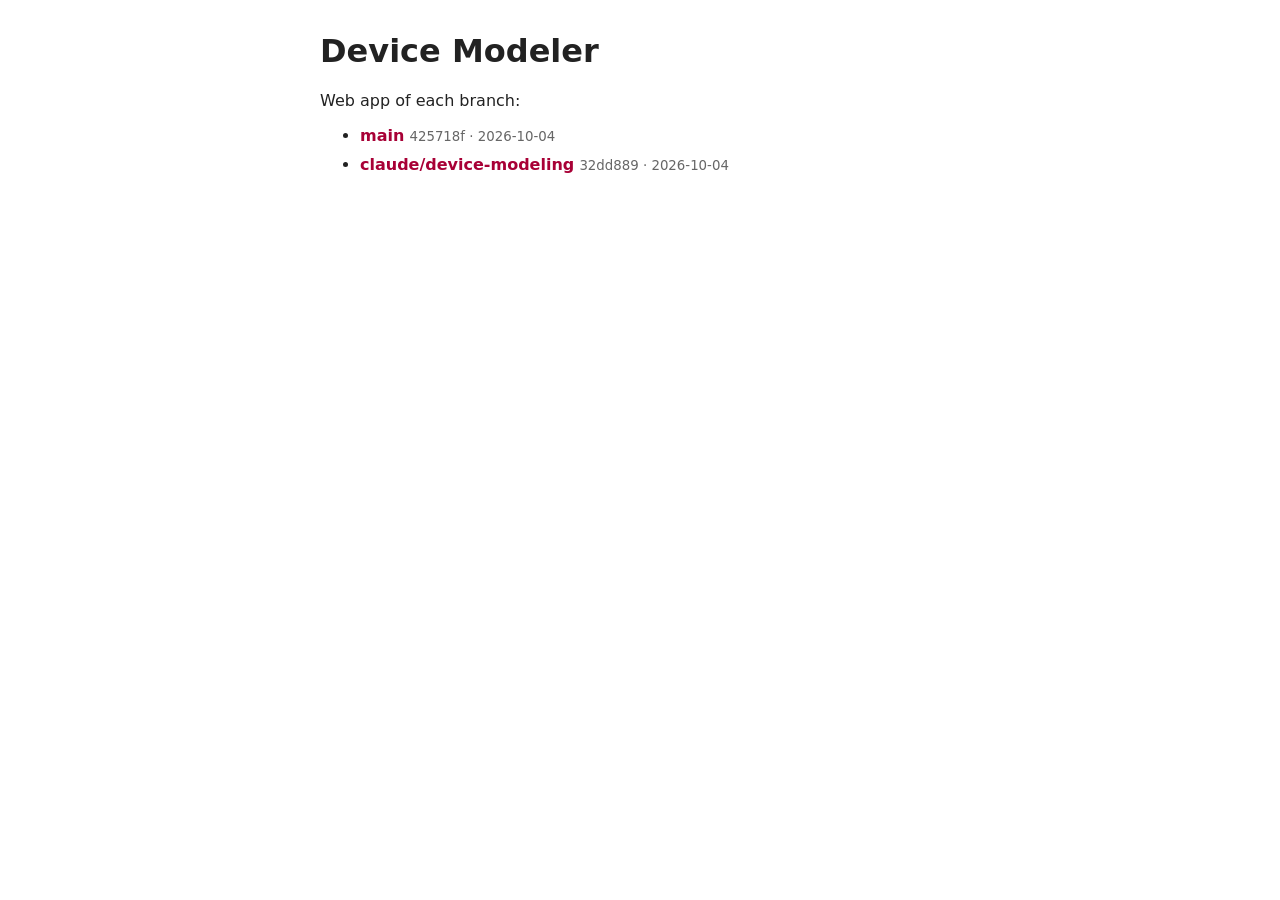
<file: index.html>
<!doctype html><html lang="en"><head><meta charset="utf-8">
<meta name="viewport" content="width=device-width, initial-scale=1">
<title>Device Modeler – branches</title>
<style>body{font-family:system-ui,sans-serif;max-width:40rem;margin:2rem auto;padding:0 1rem;color:#222;background:#fff}
a{color:#a80036;font-weight:600;text-decoration:none}li{margin:.6rem 0}small{color:#666}
@media (prefers-color-scheme:dark){body{color:#ddd;background:#1e1e1e}a{color:#ff7a9c}small{color:#999}}</style>
</head><body><h1>Device Modeler</h1><p>Web app of each branch:</p><ul>
<li><a href="./main/">main</a> <small>425718f · 2026-10-04</small></li>
<li><a href="./claude-device-modeling/">claude/device-modeling</a> <small>32dd889 · 2026-10-04</small></li>
</ul></body></html>
</file>
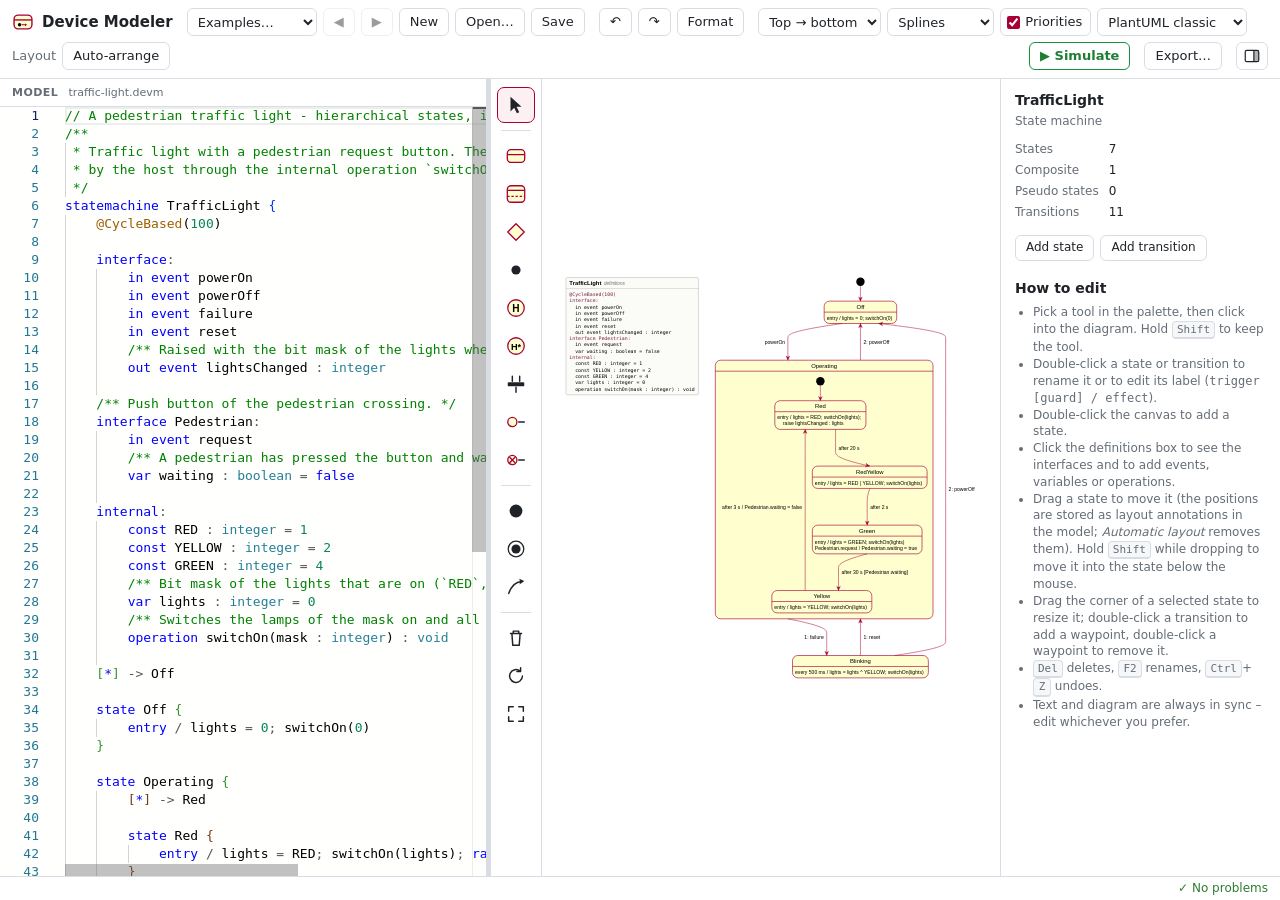
<file: claude-device-modeling/index.html>
<!doctype html>
<html lang="en">
<head>
    <meta charset="UTF-8" />
    <meta name="viewport" content="width=device-width, initial-scale=1.0" />
    <title>Device Modeler</title>
    <link rel="icon" href="data:image/svg+xml,%3Csvg xmlns='http://www.w3.org/2000/svg' viewBox='0 0 32 32'%3E%3Crect x='3' y='6' width='26' height='20' rx='6' fill='%23fefece' stroke='%23a80036' stroke-width='2'/%3E%3Cline x1='3' y1='13' x2='29' y2='13' stroke='%23a80036' stroke-width='2'/%3E%3C/svg%3E" />
  <script type="module" crossorigin src="./assets/index-BaCs9ube.js"></script>
  <link rel="stylesheet" crossorigin href="./assets/index-DStgtC1a.css">
</head>
<body>
    <header class="toolbar">
        <div class="brand" title="Hierarchical State Machine Modeler">
            <svg viewBox="0 0 32 32" width="22" height="22" aria-hidden="true"><rect x="3" y="6" width="26" height="20" rx="6" fill="#fefece" stroke="#a80036" stroke-width="2"/><line x1="3" y1="13" x2="29" y2="13" stroke="#a80036" stroke-width="2"/><circle cx="11" cy="20" r="2.5" fill="#000"/><path d="M14 20 H20" stroke="#a80036" stroke-width="1.5"/><path d="M22 20 l-3 -2 v4 z" fill="#a80036"/></svg>
            <span>Device Modeler</span>
        </div>
        <div class="group">
            <select id="example-select" title="Load an example or open a file of the workspace (imports are resolved against these files)">
                <option value="">Examples…</option>
            </select>
            <button id="btn-back" title="Back (Alt+←)" aria-label="Back" disabled>◀</button>
            <button id="btn-forward" title="Forward (Alt+→)" aria-label="Forward" disabled>▶</button>
            <button id="btn-new" title="New state machine">New</button>
            <button id="btn-open" title="Open .devm files (the other files of a multiple selection can be imported) or import an itemis CREATE .sct file">Open…</button>
            <button id="btn-save" title="Download the model (.devm)">Save</button>
            <input type="file" id="file-input" accept=".devm,.txt,.sct,.h,.hpp,.hh,.hxx" multiple hidden />
        </div>
        <div class="group">
            <button id="btn-undo" title="Undo (Ctrl+Z)">↶</button>
            <button id="btn-redo" title="Redo (Ctrl+Y)">↷</button>
            <button id="btn-format" title="Format the text (Shift+Alt+F)">Format</button>
        </div>
        <div class="group">
            <label><span class="label-text">Layout</span>
                <select id="direction-select" title="Layout direction">
                    <option value="DOWN">Top → bottom</option>
                    <option value="RIGHT">Left → right</option>
                </select>
            </label>
            <label><span class="label-text">Edges</span>
                <select id="routing-select" title="Edge routing">
                    <option value="SPLINES">Splines</option>
                    <option value="ORTHOGONAL">Orthogonal</option>
                    <option value="POLYLINE">Polyline</option>
                </select>
            </label>
            <label class="toggle" title="Show the priorities of transitions leaving a state with several outgoing transitions">
                <input type="checkbox" id="priorities-toggle" checked /><span>Priorities</span>
            </label>
            <label><span class="label-text">Theme</span>
                <select id="theme-select" title="Theme">
                    <option value="classic">PlantUML classic</option>
                    <option value="modern">PlantUML modern</option>
                    <option value="dark">Dark</option>
                </select>
            </label>
        </div>
        <div class="group" id="layout-group">
            <span class="label-text layout-label">Layout</span>
            <button id="btn-arrange" title="Arrange all elements automatically and keep the positions as layout annotations in the model (they can then be adjusted by dragging)">Auto-arrange</button>
            <button id="btn-reset-layout" title="Remove the layout annotations from the model: the diagram is laid out automatically again (an earlier arrangement is restored with undo, Ctrl+Z)" hidden>Automatic layout</button>
        </div>
        <div class="spacer"></div>
        <div class="group">
            <button id="btn-simulate" class="simulate" title="Simulate the state machine (the model must not contain errors)">▶ Simulate</button>
        </div>
        <div class="group">
            <button id="btn-export" title="Export the diagram as SVG or PNG">Export…</button>
        </div>
        <div class="group">
            <button id="btn-panel" class="icon-button" title="Hide panel (Ctrl+Alt+B)" aria-label="Properties panel" aria-pressed="true" aria-controls="properties"><svg viewBox="0 0 24 24" width="18" height="18" aria-hidden="true"><rect x="3" y="4.5" width="18" height="15" rx="2" fill="none" stroke="currentColor" stroke-width="1.6"/><line x1="14.5" y1="4.5" x2="14.5" y2="19.5" stroke="currentColor" stroke-width="1.6"/><rect class="panel-fill" x="14.5" y="4.5" width="6.5" height="15" fill="currentColor" opacity="0.35"/></svg></button>
        </div>
    </header>
    <main>
        <section id="editor-pane">
            <div class="pane-title">Model <span id="file-name"></span></div>
            <div id="editor"></div>
        </section>
        <div id="splitter" title="Drag to resize"></div>
        <section id="diagram-pane">
            <div id="palette" role="toolbar" aria-label="Tools"></div>
            <div id="diagram-area" class="theme-classic">
                <div id="sprotty"></div>
                <div id="sprotty_hidden"></div>
                <div id="diagram-banner" hidden></div>
                <div id="diagram-hint"></div>
            </div>
            <aside id="properties"></aside>
        </section>
    </main>
    <footer id="statusbar">
        <span id="status-message"></span>
        <span class="spacer"></span>
        <span id="status-problems"></span>
    </footer>
    <div id="modal" hidden>
        <div class="modal-dialog">
            <div class="modal-header"><span id="modal-title"></span><button id="modal-close" title="Close">✕</button></div>
            <div id="modal-body"></div>
        </div>
    </div>
</body>
</html>
</file>
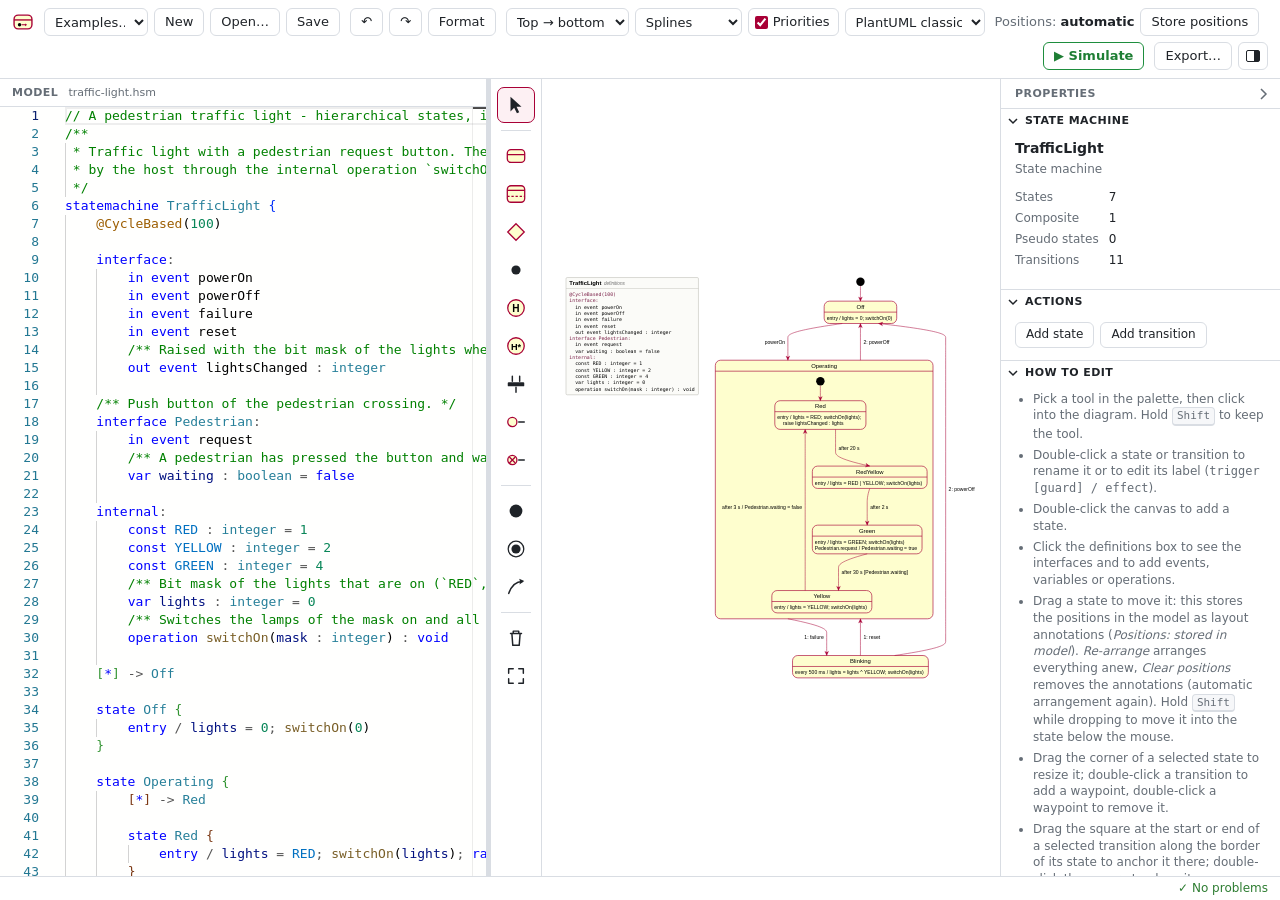
<file: main/index.html>
<!doctype html>
<html lang="en">
<head>
    <meta charset="UTF-8" />
    <meta name="viewport" content="width=device-width, initial-scale=1.0" />
    <title>HSM Modeler</title>
    <link rel="icon" href="data:image/svg+xml,%3Csvg xmlns='http://www.w3.org/2000/svg' viewBox='0 0 32 32'%3E%3Crect x='3' y='6' width='26' height='20' rx='6' fill='%23fefece' stroke='%23a80036' stroke-width='2'/%3E%3Cline x1='3' y1='13' x2='29' y2='13' stroke='%23a80036' stroke-width='2'/%3E%3C/svg%3E" />
  <script type="module" crossorigin src="./assets/index-D5J8xDjI.js"></script>
  <link rel="stylesheet" crossorigin href="./assets/index-D9a4YzF-.css">
</head>
<body>
    <header class="toolbar">
        <div class="brand" title="Hierarchical State Machine Modeler">
            <svg viewBox="0 0 32 32" width="22" height="22" aria-hidden="true"><rect x="3" y="6" width="26" height="20" rx="6" fill="#fefece" stroke="#a80036" stroke-width="2"/><line x1="3" y1="13" x2="29" y2="13" stroke="#a80036" stroke-width="2"/><circle cx="11" cy="20" r="2.5" fill="#000"/><path d="M14 20 H20" stroke="#a80036" stroke-width="1.5"/><path d="M22 20 l-3 -2 v4 z" fill="#a80036"/></svg>
            <span>HSM Modeler</span>
        </div>
        <div class="group">
            <select id="example-select" title="Load an example or open a file of the workspace (imports are resolved against these files)">
                <option value="">Examples…</option>
            </select>
            <button id="btn-new" title="New state machine">New</button>
            <button id="btn-open" title="Open .hsm files (the other files of a multiple selection can be imported) or import an itemis CREATE .sct file">Open…</button>
            <button id="btn-save" title="Download the model (.hsm)">Save</button>
            <input type="file" id="file-input" accept=".hsm,.txt,.sct,.h,.hpp,.hh,.hxx" multiple hidden />
        </div>
        <div class="group">
            <button id="btn-undo" title="Undo (Ctrl+Z)">↶</button>
            <button id="btn-redo" title="Redo (Ctrl+Y)">↷</button>
            <button id="btn-format" title="Format the text (Shift+Alt+F)">Format</button>
        </div>
        <div class="group">
            <label><span class="label-text">Direction</span>
                <select id="direction-select" title="Direction of the automatic arrangement (used for the whole diagram while no positions are stored, otherwise for new elements and for Re-arrange; stored positions are kept)">
                    <option value="DOWN">Top → bottom</option>
                    <option value="RIGHT">Left → right</option>
                </select>
            </label>
            <label><span class="label-text">Edges</span>
                <select id="routing-select" title="Edge routing">
                    <option value="ORTHOGONAL" title="Horizontal and vertical segments">Orthogonal</option>
                    <option value="ROUNDED" title="Orthogonal segments with rounded corners">Rounded</option>
                    <option value="POLYLINE" title="Straight segments in any direction">Polyline</option>
                    <option value="SMOOTH" title="A smooth curve through the bend points of the polyline">Smooth</option>
                    <option value="SPLINES" title="Curves computed by the layout">Splines</option>
                </select>
            </label>
            <label class="toggle" title="Show the priorities of transitions leaving a state with several outgoing transitions">
                <input type="checkbox" id="priorities-toggle" checked /><span>Priorities</span>
            </label>
            <label><span class="label-text">Theme</span>
                <select id="theme-select" title="Theme">
                    <option value="classic">PlantUML classic</option>
                    <option value="modern">PlantUML modern</option>
                    <option value="dark">Dark</option>
                </select>
            </label>
        </div>
        <div class="group" id="layout-group">
            <span id="layout-mode" class="label-text layout-mode" title="Positions: automatic – the diagram is arranged automatically and follows every change of the model. Dragging a state stores the positions in the model as layout annotations (@at, @via, …).">Positions: <span class="layout-mode-value">automatic</span></span>
            <button id="btn-arrange" title="Store the current automatic arrangement in the model as layout annotations (@at …), so that it can be adjusted by hand (dragging a state does this as well). Undo: Ctrl+Z">Store positions</button>
            <button id="btn-reset-layout" title="Remove all layout annotations (positions, waypoints, sizes) from the model: the diagram is arranged automatically again and follows every change of the model. Undo: Ctrl+Z" hidden>Clear positions</button>
        </div>
        <div class="spacer"></div>
        <div class="group">
            <button id="btn-simulate" class="simulate" title="Simulate the state machine (the model must not contain errors)">▶ Simulate</button>
        </div>
        <div class="group">
            <button id="btn-export" title="Export the diagram as SVG or PNG">Export…</button>
        </div>
    </header>
    <main>
        <section id="editor-pane">
            <div class="pane-title">Model <span id="file-name"></span></div>
            <div id="editor"></div>
        </section>
        <div id="splitter" title="Drag to resize"></div>
        <section id="diagram-pane">
            <div id="palette" role="toolbar" aria-label="Tools"></div>
            <div id="diagram-area" class="theme-classic">
                <div id="sprotty"></div>
                <div id="sprotty_hidden"></div>
                <div id="diagram-banner" hidden></div>
                <div id="diagram-hint"></div>
            </div>
            <aside id="properties"></aside>
        </section>
    </main>
    <footer id="statusbar">
        <span id="status-message"></span>
        <span class="spacer"></span>
        <span id="status-problems"></span>
    </footer>
    <div id="modal" hidden>
        <div class="modal-dialog">
            <div class="modal-header"><span id="modal-title"></span><button id="modal-close" title="Close">✕</button></div>
            <div id="modal-body"></div>
        </div>
    </div>
</body>
</html>
</file>
<file: claude-device-modeling/assets/index-DStgtC1a.css>
.sprotty{padding:0;font-family:Helvetica Neue,Helvetica,Arial,sans-serif}.sprotty-root{position:relative}.sprotty-hidden{display:block;position:absolute;width:0px;height:0px}.sprotty-popup{font-family:Helvetica Neue,Helvetica,Arial,sans-serif;position:absolute;background:#fff;border-radius:5px;border:1px solid;max-width:400px;min-width:100px}.sprotty-popup>div{margin:10px}.sprotty-popup-closed{display:none}.sprotty-projection-bar.horizontal{position:absolute;width:100%;height:20px;left:0;bottom:0}.sprotty-projection-bar.vertical{position:absolute;width:20px;height:100%;right:0;top:0}.sprotty-viewport{z-index:1;border-style:solid;border-width:2px}.sprotty-projection-bar.horizontal .sprotty-projection,.sprotty-projection-bar.horizontal .sprotty-viewport{position:absolute;height:100%;top:0}.sprotty-projection-bar.vertical .sprotty-projection,.sprotty-projection-bar.vertical .sprotty-viewport{position:absolute;width:100%;left:0}@keyframes spin{to{transform:rotate(360deg)}}.animation-spin{animation:spin 1.5s linear infinite}.sprotty-missing{stroke-width:1;stroke:red;fill:red;font-size:14pt;text-anchor:start}.sprotty-junction{stroke:#000;stroke-width:1;fill:#fff}:root{--ui-bg: #f6f7f9;--ui-panel: #ffffff;--ui-border: #d9dde3;--ui-text: #1f2328;--ui-muted: #656d76;--ui-accent: #a80036;--ui-accent-soft: #fdf0f3;--ui-select: #1a73e8;--ui-input: #ffffff;--ui-hover: #eef0f3;color-scheme:light}body.ui-dark{--ui-bg: #16191d;--ui-panel: #1e2227;--ui-border: #343a42;--ui-text: #e6edf3;--ui-muted: #8b949e;--ui-accent: #ff7b9c;--ui-accent-soft: #2d1f25;--ui-select: #58a6ff;--ui-input: #16191d;--ui-hover: #2a3038;color-scheme:dark}*{box-sizing:border-box}html,body{margin:0;height:100%;overflow:hidden}body{display:grid;grid-template-rows:auto 1fr auto;font:13px/1.4 system-ui,-apple-system,Segoe UI,Roboto,sans-serif;color:var(--ui-text);background:var(--ui-bg)}button,select,input,textarea{font:inherit;color:inherit}button,select{height:28px;padding:0 10px;border:1px solid var(--ui-border);border-radius:6px;background:var(--ui-panel);cursor:pointer}button:hover,select:hover{background:var(--ui-hover)}button.primary{background:var(--ui-accent);border-color:var(--ui-accent);color:#fff}.toolbar{display:flex;flex-wrap:wrap;align-items:center;gap:6px 14px;padding:8px 12px;background:var(--ui-panel);border-bottom:1px solid var(--ui-border)}.toolbar .brand{display:flex;align-items:center;gap:8px;font-weight:650;font-size:15px;white-space:nowrap}.toolbar .group{display:flex;align-items:center;gap:6px}.toolbar label{display:flex;align-items:center;gap:5px;color:var(--ui-muted)}.toolbar label select{color:var(--ui-text)}.toolbar label.toggle{height:28px;padding:0 8px 0 6px;border:1px solid var(--ui-border);border-radius:6px;background:var(--ui-panel);color:var(--ui-text);cursor:pointer;user-select:none}.toolbar label.toggle input{margin:0;accent-color:var(--ui-accent)}.toolbar select{max-width:150px;padding:0 6px}.toolbar .icon-button{display:inline-flex;align-items:center;padding:0 6px;color:var(--ui-muted)}.toolbar .icon-button[aria-pressed=true]{color:var(--ui-text)}.toolbar .icon-button[aria-pressed=false] .panel-fill{opacity:0}#example-select{max-width:130px}@media(max-width:1600px){.toolbar label .label-text{display:none}}.spacer{flex:1}main{display:grid;grid-template-columns:var(--editor-width, 38%) 5px 1fr;min-height:0}#editor-pane{display:flex;flex-direction:column;min-width:0;background:var(--ui-panel)}.pane-title{padding:6px 12px;font-size:11px;font-weight:600;letter-spacing:.04em;text-transform:uppercase;color:var(--ui-muted);border-bottom:1px solid var(--ui-border)}.pane-title #file-name{text-transform:none;font-weight:400;letter-spacing:0;margin-left:6px}#editor{flex:1;min-height:0}#splitter{cursor:col-resize;background:var(--ui-border)}#splitter:hover,#splitter.dragging{background:var(--ui-select)}#diagram-pane{position:relative;display:grid;grid-template-columns:auto 1fr auto;min-width:0;min-height:0}#palette{display:flex;flex-direction:column;gap:2px;padding:8px 6px;background:var(--ui-panel);border-right:1px solid var(--ui-border);overflow-y:auto}#palette .separator{height:1px;margin:5px 4px;background:var(--ui-border)}#palette button{display:grid;place-items:center;width:38px;height:36px;padding:0;border:1px solid transparent;background:transparent;border-radius:7px}#palette button:hover{background:var(--ui-hover)}#palette button.active{background:var(--ui-accent-soft);border-color:var(--ui-accent)}#palette button:disabled{opacity:.35;cursor:default}.icon-state{fill:#fefece;stroke:#a80036;stroke-width:1.4}.icon-stroke{stroke:#a80036;stroke-width:1.4}.icon-fill-dark{fill:var(--ui-text)}.icon-final{fill:none;stroke:var(--ui-text);stroke-width:1.4}.icon-edge{fill:none;stroke:var(--ui-text);stroke-width:1.6;stroke-linecap:round;stroke-linejoin:round}.icon-arrow{fill:var(--ui-text)}.icon-text{fill:#000;font-weight:700}.icon-thread{fill:#f4f7fb;stroke:#7f95ab;stroke-width:1.4}.icon-port-async{fill:#a80036;stroke:#a80036;stroke-width:1.4}.icon-port-sync{fill:#fff;stroke:#a80036;stroke-width:1.4}.icon-chevron{fill:none;stroke:#a80036;stroke-width:1.4;stroke-linecap:round;stroke-linejoin:round}.icon-chevron-light{fill:none;stroke:#fff;stroke-width:1.4;stroke-linecap:round;stroke-linejoin:round}#diagram-area{position:relative;user-select:none;min-width:0;min-height:0;overflow:hidden}#sprotty{position:absolute;inset:0;background:var(--devm-bg)}#sprotty svg:focus{outline:none}#diagram-area.tool-active svg{cursor:crosshair}#sprotty svg{width:100%;height:100%;display:block}#sprotty_hidden{position:absolute;visibility:hidden;width:0;height:0;overflow:hidden}#diagram-banner{position:absolute;top:10px;left:50%;transform:translate(-50%);padding:6px 14px;border-radius:6px;background:#fff4e5;border:1px solid #f5a623;color:#6b4200;box-shadow:0 2px 8px #0000001f;pointer-events:none}#diagram-hint{position:absolute;bottom:10px;left:50%;transform:translate(-50%);padding:5px 12px;border-radius:14px;background:#1f2328d9;color:#fff;font-size:12px;pointer-events:none;width:max-content;max-width:calc(100% - 40px);box-sizing:border-box;text-align:center;opacity:0;transition:opacity .15s}#diagram-hint.visible{opacity:1}#diagram-breadcrumb{position:absolute;top:10px;left:12px;max-width:calc(100% - 260px);display:flex;flex-wrap:wrap;align-items:center;gap:4px 6px;padding:4px 10px;border-radius:6px;background:var(--ui-panel);border:1px solid var(--ui-border);box-shadow:0 2px 6px #00000014;font-size:12px;color:var(--ui-text, inherit)}#diagram-breadcrumb[hidden]{display:none}#diagram-breadcrumb .breadcrumb-prefix{color:var(--ui-muted, #6a737d)}#diagram-breadcrumb a,#properties a.nav-link{color:var(--ui-accent, #0969da);text-decoration:none}#diagram-breadcrumb a:hover,#properties a.nav-link:hover{text-decoration:underline}#diagram-breadcrumb .breadcrumb-current{font-weight:600}#diagram-breadcrumb .breadcrumb-separator{color:var(--ui-muted, #6a737d)}#sprotty .ibd-instance-type:hover,#sprotty .ibd-port-type:hover{text-decoration:underline;cursor:pointer}#sprotty .ibd-type{cursor:pointer}.connector-preview{position:absolute;inset:0;width:100%;height:100%;pointer-events:none;overflow:visible}.connector-preview line{stroke:var(--devm-select, #1a73e8);stroke-width:1.6;stroke-dasharray:5 4}.connector-preview line.status-ok{stroke:#2e7d32;stroke-dasharray:none}.connector-preview line.status-problem{stroke:#ef6c00}.connector-preview line.status-invalid{stroke:#c62828}#sprotty .ibd-port.connect-ok .ibd-port-shape{stroke:#2e7d32;stroke-width:3px}#sprotty .ibd-port.connect-problem .ibd-port-shape{stroke:#ef6c00;stroke-width:3px}#sprotty .ibd-port.connect-invalid{opacity:.35}#sprotty .ibd-port.connect-source .ibd-port-shape{stroke:var(--devm-select, #1a73e8);stroke-width:3px}#properties .route-section{margin:10px 0 6px}#properties .route-title{font-weight:600;margin-bottom:3px}#properties .route-list{margin:0;padding-left:18px}#properties .route-file{color:var(--ui-muted, #6a737d);font-size:12px}#properties .route-path{font-family:ui-monospace,SFMono-Regular,Menlo,Consolas,monospace;font-size:12px;line-height:1.5}.inline-editor.chooser{padding:6px;border:1px solid var(--ui-border);border-radius:8px;background:var(--ui-panel);box-shadow:0 6px 18px #0003}.chooser-title{margin:0 2px 5px;font-weight:600;font-size:12px}.inline-editor.chooser .chooser-list{max-height:240px;overflow-y:auto;max-width:none;box-shadow:none}.chooser-detail{float:right;opacity:.65;font-size:11px}.chooser-empty{opacity:.6;cursor:default}.ibd-element-choice{position:absolute;top:10px;right:12px;display:flex;align-items:center;gap:6px;padding:4px 8px;border-radius:6px;background:var(--ui-panel);border:1px solid var(--ui-border);box-shadow:0 2px 6px #00000014;font-size:12px;color:var(--ui-text, inherit)}.ibd-element-choice[hidden]{display:none}body:not(.structure-mode) .ibd-element-choice{display:none}#diagram-pane.hide-properties{grid-template-columns:auto 1fr}#diagram-pane.hide-properties #properties{display:none}#properties{width:280px;overflow-y:auto;background:var(--ui-panel);border-left:1px solid var(--ui-border);padding:12px 14px}#properties h2{margin:0 0 2px;font-size:14px}#properties .kind{color:var(--ui-muted);font-size:12px;margin-bottom:12px}#properties .field{display:flex;flex-direction:column;gap:3px;margin-bottom:10px}#properties .field>span{font-size:11px;font-weight:600;color:var(--ui-muted);text-transform:uppercase;letter-spacing:.03em}#properties input,#properties select,#properties textarea{width:100%;height:28px;padding:3px 7px;border:1px solid var(--ui-border);border-radius:5px;background:var(--ui-input);font-family:ui-monospace,SFMono-Regular,Menlo,Consolas,monospace;font-size:12px}#properties input:focus,#properties select:focus{outline:2px solid var(--ui-select);outline-offset:-1px}#properties .actions{display:flex;flex-wrap:wrap;gap:6px;margin-top:14px}#properties .actions button{font-size:12px;height:26px}#properties button.danger{color:#d32f2f}#properties .hint{color:var(--ui-muted);font-size:12px}#properties .problems{margin:10px 0;padding:0;list-style:none}#properties .problems li{padding:5px 7px;margin-bottom:4px;border-radius:5px;font-size:12px;background:#fff4e5;color:#6b4200}#properties .problems li.error{background:#fdecea;color:#8a1c1c}body.ui-dark #properties .problems li{background:#3a2e1a;color:#f5d08a}body.ui-dark #properties .problems li.error{background:#3d1f1f;color:#ffb4b4}#properties dl{display:grid;grid-template-columns:auto 1fr;gap:4px 10px;margin:8px 0;font-size:12px}#properties dt{color:var(--ui-muted)}#properties dd{margin:0}#properties kbd{display:inline-block;min-width:18px;padding:0 4px;border:1px solid var(--ui-border);border-bottom-width:2px;border-radius:4px;font-size:11px;text-align:center;background:var(--ui-bg)}#statusbar{display:flex;gap:12px;padding:3px 12px;font-size:12px;color:var(--ui-muted);background:var(--ui-panel);border-top:1px solid var(--ui-border);min-height:24px}#statusbar .error{color:#d32f2f}#statusbar .warning{color:#b7791f}#statusbar .ok{color:#2e7d32}#status-problems{cursor:pointer}.inline-editor{position:fixed;z-index:100}.inline-editor input{width:100%;height:30px;padding:0 8px;border:2px solid var(--ui-select);border-radius:6px;background:var(--ui-input);box-shadow:0 4px 14px #0000002e;font-family:ui-monospace,SFMono-Regular,Menlo,Consolas,monospace;font-size:13px;outline:none}.inline-editor.invalid input{border-color:#d32f2f}.inline-editor-message{margin-top:3px;padding:0 4px;color:#d32f2f;font-size:12px;background:var(--ui-panel);border-radius:4px}.inline-editor-message:empty{display:none}.inline-editor-completions{margin:3px 0 0;padding:3px 0;list-style:none;max-width:320px;background:var(--ui-panel);border:1px solid var(--ui-border);border-radius:6px;box-shadow:0 4px 14px #0000002e;font-family:ui-monospace,SFMono-Regular,Menlo,Consolas,monospace;font-size:12px}.inline-editor-completions[hidden]{display:none}.inline-editor-completions li{padding:2px 10px;cursor:pointer}.inline-editor-completions li.selected{background:var(--ui-select);color:#fff}#properties .field-error{margin:-4px 0 8px;color:#d32f2f;font-size:12px}#properties .field-error:empty{display:none}#properties .definition-lines{margin:6px 0 10px;padding:6px 8px;max-height:260px;overflow:auto;border:1px solid var(--ui-border);border-radius:6px;background:var(--ui-bg);font-family:ui-monospace,SFMono-Regular,Menlo,Consolas,monospace;font-size:12px;white-space:pre}#properties fieldset{margin:12px 0 0;padding:8px 10px 4px;border:1px solid var(--ui-border);border-radius:6px}#properties legend{padding:0 4px;font-weight:600}#properties .row{display:flex;gap:8px}#properties .row>*{flex:1;min-width:0}#modal{position:fixed;inset:0;z-index:200;display:grid;place-items:center;background:#00000059}#modal[hidden]{display:none}.modal-dialog{width:min(760px,92vw);max-height:86vh;display:flex;flex-direction:column;background:var(--ui-panel);border-radius:10px;box-shadow:0 10px 40px #0000004d}.modal-header{display:flex;align-items:center;justify-content:space-between;padding:10px 14px;font-weight:600;border-bottom:1px solid var(--ui-border)}.modal-header button{border:none;background:transparent}#modal-body{padding:14px;overflow:auto}#modal-body textarea{width:100%;height:50vh;padding:8px;border:1px solid var(--ui-border);border-radius:6px;background:var(--ui-input);font-family:ui-monospace,SFMono-Regular,Menlo,Consolas,monospace;font-size:12px;resize:vertical}#modal-body .actions{display:flex;gap:8px;margin-top:10px;align-items:center}#modal-body a{color:var(--ui-select)}.devm-selected-range{background:#1a73e824;border-radius:2px}@media(max-width:900px){main{grid-template-columns:1fr;grid-template-rows:35% 5px 1fr}#splitter{cursor:row-resize}#properties{display:none}}.toolbar .layout-label{color:var(--ui-muted)}.toolbar .segmented{display:inline-flex}.toolbar .segmented button{border-radius:0}.toolbar .segmented button:first-child{border-radius:6px 0 0 6px}.toolbar .segmented button:last-child{border-radius:0 6px 6px 0;margin-left:-1px}.toolbar .segmented button.active{background:var(--ui-accent);border-color:var(--ui-accent);color:#fff}.toolbar button.simulate{font-weight:600;color:#1e7e34;border-color:#1e8e3e}.toolbar button.simulate.active{background:#1e8e3e;color:#fff}body.ui-dark .toolbar button.simulate:not(.active){color:#4ade80}.toolbar button:disabled,.toolbar select:disabled,.toolbar label.toggle:has(input:disabled){opacity:.45;cursor:default}body.simulating #palette{opacity:.5}body.simulating #editor-pane .pane-title:after{content:"read-only while simulating";margin-left:8px;padding:1px 6px;border-radius:8px;background:#1e8e3e;color:#fff;text-transform:none;letter-spacing:0;font-weight:500}#properties.simulation{width:360px;padding:10px 12px}#properties .sim-header{display:flex;align-items:center;gap:8px}#properties .sim-header h2{flex:1;overflow:hidden;text-overflow:ellipsis;white-space:nowrap}#properties .sim-header .sim-stop{height:24px;font-size:12px}#properties.simulation .kind{margin-bottom:6px}#properties .sim-status{padding:4px 8px;margin-bottom:8px;border-radius:5px;font-size:12px;background:var(--ui-hover)}#properties .sim-status.playing{background:#e3f5e6;color:#1b5e20}#properties .sim-status.final{background:#e8eaf6;color:#283593}#properties .sim-status.error{background:#fdecea;color:#8a1c1c}body.ui-dark #properties .sim-status.playing{background:#1d3524;color:#9be9a8}body.ui-dark #properties .sim-status.final{background:#23263d;color:#b4bcff}body.ui-dark #properties .sim-status.error{background:#3d1f1f;color:#ffb4b4}#properties .sim-error,#properties .sim-break{padding:8px 10px;margin-bottom:8px;border-radius:6px;font-size:12px;border:1px solid #d32f2f;background:#fdecea;color:#8a1c1c;word-break:break-word}#properties .sim-break{border-color:#e53935;background:#fff4f4}body.ui-dark #properties .sim-error,body.ui-dark #properties .sim-break{background:#3d1f1f;color:#ffb4b4}#properties .sim-error .sim-row,#properties .sim-break .sim-row{margin-top:6px}#properties .sim-controls{display:flex;flex-direction:column;gap:6px;padding-bottom:8px;border-bottom:1px solid var(--ui-border)}#properties .sim-row{display:flex;align-items:center;gap:6px}#properties .sim-row button{height:26px;font-size:12px;padding:0 8px;white-space:nowrap}#properties .sim-row input{width:90px;height:26px}#properties .sim-row select{width:auto;height:26px}#properties .sim-label{min-width:54px;font-size:11px;font-weight:600;color:var(--ui-muted);text-transform:uppercase;letter-spacing:.03em}#properties .sim-time{font-family:ui-monospace,SFMono-Regular,Menlo,Consolas,monospace;font-size:13px;font-weight:600}#properties button.sim-play.active{background:#1e8e3e;border-color:#1e8e3e;color:#fff}#properties button:disabled{opacity:.45;cursor:default}#properties .sim-check{display:flex;align-items:center;gap:6px;font-size:12px}#properties .sim-check input,#properties input.sim-input[type=checkbox]{width:auto;height:auto;margin:0}#properties .sim-section{border-bottom:1px solid var(--ui-border);padding:6px 0}#properties .sim-section>summary{cursor:pointer;font-size:11px;font-weight:600;color:var(--ui-muted);text-transform:uppercase;letter-spacing:.03em;margin-bottom:4px}#properties .sim-active{display:flex;flex-wrap:wrap;gap:4px}#properties .sim-chip{padding:1px 7px;border-radius:10px;background:#d4f5cc;border:1px solid #1e8e3e;color:#145c28;font-size:12px}body.ui-dark #properties .sim-chip{background:#1f4a2b;border-color:#4ade80;color:#c9f7d3}#properties .sim-group{margin:6px 0 2px;font-size:11px;font-style:italic;color:var(--ui-muted)}#properties .sim-event-row{display:flex;gap:6px;margin-bottom:4px}#properties button.sim-event{flex:1;height:26px;font-size:12px;text-align:left;font-family:ui-monospace,SFMono-Regular,Menlo,Consolas,monospace}#properties .sim-event-row input{width:90px;height:26px}#properties button.sim-event.pending{border-color:var(--ui-select);background:#1a73e81f}#properties button.sim-event.pending:after{content:"pending";float:right;font-family:system-ui,sans-serif;font-size:10px;color:var(--ui-select)}#properties .sim-table{width:100%;border-collapse:collapse;font-size:12px}#properties .sim-table th{text-align:left;font-weight:500;color:var(--ui-muted);font-size:11px}#properties .sim-table td{padding:2px 4px 2px 0;vertical-align:middle}#properties .sim-table .sim-name{font-family:ui-monospace,SFMono-Regular,Menlo,Consolas,monospace;width:45%;overflow-wrap:anywhere}#properties .sim-table .sim-value{font-family:ui-monospace,SFMono-Regular,Menlo,Consolas,monospace}#properties .sim-table .sim-value input{height:24px}#properties .sim-table .sim-calls{text-align:right;width:40px;font-variant-numeric:tabular-nums}#properties .sim-group-row td{padding-top:6px;font-size:11px;font-style:italic;color:var(--ui-muted)}#properties tr.flash td{animation:sim-flash 1.2s ease-out}@keyframes sim-flash{0%{background:#ffe082}to{background:transparent}}#properties input.invalid{outline:2px solid #d32f2f;outline-offset:-1px}#properties .sim-log{margin:0;padding:0;list-style:none;max-height:180px;overflow-y:auto;font-family:ui-monospace,SFMono-Regular,Menlo,Consolas,monospace;font-size:11.5px}#properties .sim-log li{padding:1px 2px;white-space:nowrap;overflow:hidden;text-overflow:ellipsis}#properties .sim-log li.link{cursor:pointer}#properties .sim-log li.link:hover{background:var(--ui-hover)}#properties .sim-log .sim-t{display:inline-block;min-width:62px;margin-right:6px;color:var(--ui-muted)}#properties .sim-log li.sim-trace-step{margin-top:3px;font-weight:600}#properties .sim-log li.sim-trace-transition{color:#b85c00}#properties .sim-log li.sim-trace-enter{color:#1e7e34}#properties .sim-log li.sim-trace-exit{color:#6e6e6e}#properties .sim-log li.sim-trace-info{color:#d32f2f}body.ui-dark #properties .sim-log li.sim-trace-transition{color:#ffa94d}body.ui-dark #properties .sim-log li.sim-trace-enter{color:#4ade80}body.ui-dark #properties .sim-log li.sim-trace-exit{color:#8b949e}#properties .sim-struct>summary{cursor:pointer;font-family:ui-monospace,SFMono-Regular,Menlo,Consolas,monospace;font-size:11px;color:var(--ui-muted);overflow-wrap:anywhere}#properties .sim-struct[open]>summary{margin-bottom:2px}#properties .sim-struct-table{width:100%;border-collapse:collapse;border-left:2px solid var(--ui-border)}#properties .sim-struct-table td{padding:1px 0 1px 6px;vertical-align:middle}#properties .sim-struct-table .sim-name{width:1%;white-space:nowrap;font-size:11px;color:var(--ui-muted)}#properties .sim-event-row:has(>.sim-struct){flex-direction:column;gap:2px}#properties select.sim-enum{width:100%}.monaco-aria-container{position:absolute;left:-999em}::-ms-clear{display:none}.monaco-editor .editor-widget input{color:inherit}.monaco-editor{position:relative;overflow:visible;-webkit-text-size-adjust:100%;color:var(--vscode-editor-foreground);background-color:var(--vscode-editor-background);overflow-wrap:initial}.monaco-editor-background{background-color:var(--vscode-editor-background)}.monaco-editor .rangeHighlight{background-color:var(--vscode-editor-rangeHighlightBackground);box-sizing:border-box;border:1px solid var(--vscode-editor-rangeHighlightBorder)}.monaco-editor.hc-black .rangeHighlight,.monaco-editor.hc-light .rangeHighlight{border-style:dotted}.monaco-editor .symbolHighlight{background-color:var(--vscode-editor-symbolHighlightBackground);box-sizing:border-box;border:1px solid var(--vscode-editor-symbolHighlightBorder)}.monaco-editor.hc-black .symbolHighlight,.monaco-editor.hc-light .symbolHighlight{border-style:dotted}.monaco-editor .overflow-guard{position:relative;overflow:hidden}.monaco-editor .view-overlays{position:absolute;top:0}.monaco-editor .view-overlays>div,.monaco-editor .margin-view-overlays>div{position:absolute;width:100%}.monaco-editor .squiggly-error{border-bottom:4px double var(--vscode-editorError-border)}.monaco-editor .squiggly-error:before{display:block;content:"";width:100%;height:100%;background:var(--vscode-editorError-background)}.monaco-editor .squiggly-warning{border-bottom:4px double var(--vscode-editorWarning-border)}.monaco-editor .squiggly-warning:before{display:block;content:"";width:100%;height:100%;background:var(--vscode-editorWarning-background)}.monaco-editor .squiggly-info{border-bottom:4px double var(--vscode-editorInfo-border)}.monaco-editor .squiggly-info:before{display:block;content:"";width:100%;height:100%;background:var(--vscode-editorInfo-background)}.monaco-editor .squiggly-hint{border-bottom:2px dotted var(--vscode-editorHint-border)}.monaco-editor.showUnused .squiggly-unnecessary{border-bottom:2px dashed var(--vscode-editorUnnecessaryCode-border)}.monaco-editor.showDeprecated .squiggly-inline-deprecated{text-decoration:line-through;text-decoration-color:var(--vscode-editor-foreground, inherit)}.monaco-scrollable-element>.scrollbar>.scra{cursor:pointer;font-size:11px!important}.monaco-scrollable-element>.visible{opacity:1;background:#0000;transition:opacity .1s linear;z-index:11}.monaco-scrollable-element>.invisible{opacity:0;pointer-events:none}.monaco-scrollable-element>.invisible.fade{transition:opacity .8s linear}.monaco-scrollable-element>.shadow{position:absolute;display:none}.monaco-scrollable-element>.shadow.top{display:block;top:0;left:3px;height:3px;width:100%;box-shadow:var(--vscode-scrollbar-shadow) 0 6px 6px -6px inset}.monaco-scrollable-element>.shadow.left{display:block;top:3px;left:0;height:100%;width:3px;box-shadow:var(--vscode-scrollbar-shadow) 6px 0 6px -6px inset}.monaco-scrollable-element>.shadow.top-left-corner{display:block;top:0;left:0;height:3px;width:3px}.monaco-scrollable-element>.shadow.top.left{box-shadow:var(--vscode-scrollbar-shadow) 6px 0 6px -6px inset}.monaco-scrollable-element>.scrollbar>.slider{background:var(--vscode-scrollbarSlider-background)}.monaco-scrollable-element>.scrollbar>.slider:hover{background:var(--vscode-scrollbarSlider-hoverBackground)}.monaco-scrollable-element>.scrollbar>.slider.active{background:var(--vscode-scrollbarSlider-activeBackground)}.monaco-editor .inputarea{min-width:0;min-height:0;margin:0;padding:0;position:absolute;outline:none!important;resize:none;border:none;overflow:hidden;color:transparent;background-color:transparent;z-index:-10}.monaco-editor .inputarea.ime-input{z-index:10;caret-color:var(--vscode-editorCursor-foreground);color:var(--vscode-editor-foreground)}.monaco-editor .margin-view-overlays .line-numbers{bottom:0;font-variant-numeric:tabular-nums;position:absolute;text-align:right;display:inline-block;vertical-align:middle;box-sizing:border-box;cursor:default}.monaco-editor .relative-current-line-number{text-align:left;display:inline-block;width:100%}.monaco-editor .margin-view-overlays .line-numbers.lh-odd{margin-top:1px}.monaco-editor .line-numbers{color:var(--vscode-editorLineNumber-foreground)}.monaco-editor .line-numbers.active-line-number{color:var(--vscode-editorLineNumber-activeForeground)}.monaco-editor .margin{background-color:var(--vscode-editorGutter-background)}.monaco-mouse-cursor-text{cursor:text}.monaco-editor .blockDecorations-container{position:absolute;top:0;pointer-events:none}.monaco-editor .blockDecorations-block{position:absolute;box-sizing:border-box}.monaco-editor .view-overlays .current-line,.monaco-editor .margin-view-overlays .current-line{display:block;position:absolute;left:0;top:0;box-sizing:border-box;height:100%}.monaco-editor .margin-view-overlays .current-line.current-line-margin.current-line-margin-both{border-right:0}.monaco-editor .lines-content .cdr{position:absolute;height:100%}.monaco-editor .glyph-margin{position:absolute;top:0}.monaco-editor .glyph-margin-widgets .cgmr{position:absolute;display:flex;align-items:center;justify-content:center}.monaco-editor .glyph-margin-widgets .cgmr.codicon-modifier-spin:before{position:absolute;top:50%;left:50%;transform:translate(-50%,-50%)}.monaco-editor .lines-content .core-guide{position:absolute;box-sizing:border-box;height:100%}.mtkcontrol{color:#fff!important;background:#960000!important}.mtkoverflow{background-color:var(--vscode-button-background, var(--vscode-editor-background));color:var(--vscode-button-foreground, var(--vscode-editor-foreground));border-width:1px;border-style:solid;border-color:var(--vscode-contrastBorder);border-radius:2px;padding:4px;cursor:pointer}.mtkoverflow:hover{background-color:var(--vscode-button-hoverBackground)}.monaco-editor.no-user-select .lines-content,.monaco-editor.no-user-select .view-line,.monaco-editor.no-user-select .view-lines{user-select:none;-webkit-user-select:none}.monaco-editor.mac .lines-content:hover,.monaco-editor.mac .view-line:hover,.monaco-editor.mac .view-lines:hover{user-select:text;-webkit-user-select:text;-ms-user-select:text}.monaco-editor.enable-user-select{user-select:initial;-webkit-user-select:initial}.monaco-editor .view-lines{white-space:nowrap}.monaco-editor .view-line{position:absolute;width:100%}.monaco-editor .lines-content>.view-lines>.view-line>span{top:0;bottom:0;position:absolute}.monaco-editor .mtkw{color:var(--vscode-editorWhitespace-foreground)!important}.monaco-editor .mtkz{display:inline-block;color:var(--vscode-editorWhitespace-foreground)!important}.monaco-editor .lines-decorations{position:absolute;top:0;background:#fff}.monaco-editor .margin-view-overlays .cldr{position:absolute;height:100%}.monaco-editor .margin-view-overlays .cmdr{position:absolute;left:0;width:100%;height:100%}.monaco-editor .minimap.slider-mouseover .minimap-slider{opacity:0;transition:opacity .1s linear}.monaco-editor .minimap.slider-mouseover:hover .minimap-slider,.monaco-editor .minimap.slider-mouseover .minimap-slider.active{opacity:1}.monaco-editor .minimap-slider .minimap-slider-horizontal{background:var(--vscode-minimapSlider-background)}.monaco-editor .minimap-slider:hover .minimap-slider-horizontal{background:var(--vscode-minimapSlider-hoverBackground)}.monaco-editor .minimap-slider.active .minimap-slider-horizontal{background:var(--vscode-minimapSlider-activeBackground)}.monaco-editor .minimap-shadow-visible{box-shadow:var(--vscode-scrollbar-shadow) -6px 0 6px -6px inset}.monaco-editor .minimap-shadow-hidden{position:absolute;width:0}.monaco-editor .minimap-shadow-visible{position:absolute;left:-6px;width:6px}.monaco-editor.no-minimap-shadow .minimap-shadow-visible{position:absolute;left:-1px;width:1px}.minimap.autohide{opacity:0;transition:opacity .5s}.minimap.autohide:hover{opacity:1}.monaco-editor .minimap{z-index:5}.monaco-editor .overlayWidgets{position:absolute;top:0;left:0}.monaco-editor .view-ruler{position:absolute;top:0;box-shadow:1px 0 0 0 var(--vscode-editorRuler-foreground) inset}.monaco-editor .scroll-decoration{position:absolute;top:0;left:0;height:6px;box-shadow:var(--vscode-scrollbar-shadow) 0 6px 6px -6px inset}.monaco-editor .lines-content .cslr{position:absolute}.monaco-editor .focused .selected-text{background-color:var(--vscode-editor-selectionBackground)}.monaco-editor .selected-text{background-color:var(--vscode-editor-inactiveSelectionBackground)}.monaco-editor .top-left-radius{border-top-left-radius:3px}.monaco-editor .bottom-left-radius{border-bottom-left-radius:3px}.monaco-editor .top-right-radius{border-top-right-radius:3px}.monaco-editor .bottom-right-radius{border-bottom-right-radius:3px}.monaco-editor.hc-black .top-left-radius{border-top-left-radius:0}.monaco-editor.hc-black .bottom-left-radius{border-bottom-left-radius:0}.monaco-editor.hc-black .top-right-radius{border-top-right-radius:0}.monaco-editor.hc-black .bottom-right-radius{border-bottom-right-radius:0}.monaco-editor.hc-light .top-left-radius{border-top-left-radius:0}.monaco-editor.hc-light .bottom-left-radius{border-bottom-left-radius:0}.monaco-editor.hc-light .top-right-radius{border-top-right-radius:0}.monaco-editor.hc-light .bottom-right-radius{border-bottom-right-radius:0}.monaco-editor .cursors-layer{position:absolute;top:0}.monaco-editor .cursors-layer>.cursor{position:absolute;overflow:hidden;box-sizing:border-box}.monaco-editor .cursors-layer.cursor-smooth-caret-animation>.cursor{transition:all 80ms}.monaco-editor .cursors-layer.cursor-block-outline-style>.cursor{background:transparent!important;border-style:solid;border-width:1px}.monaco-editor .cursors-layer.cursor-underline-style>.cursor{border-bottom-width:2px;border-bottom-style:solid;background:transparent!important}.monaco-editor .cursors-layer.cursor-underline-thin-style>.cursor{border-bottom-width:1px;border-bottom-style:solid;background:transparent!important}@keyframes monaco-cursor-smooth{0%,20%{opacity:1}60%,to{opacity:0}}@keyframes monaco-cursor-phase{0%,20%{opacity:1}90%,to{opacity:0}}@keyframes monaco-cursor-expand{0%,20%{transform:scaleY(1)}80%,to{transform:scaleY(0)}}.cursor-smooth{animation:monaco-cursor-smooth .5s ease-in-out 0s 20 alternate}.cursor-phase{animation:monaco-cursor-phase .5s ease-in-out 0s 20 alternate}.cursor-expand>.cursor{animation:monaco-cursor-expand .5s ease-in-out 0s 20 alternate}.monaco-editor .mwh{position:absolute;color:var(--vscode-editorWhitespace-foreground)!important}.monaco-editor .diff-hidden-lines-widget{width:100%}.monaco-editor .diff-hidden-lines{height:0px;transform:translateY(-10px);font-size:13px;line-height:14px}.monaco-editor .diff-hidden-lines:not(.dragging) .top:hover,.monaco-editor .diff-hidden-lines:not(.dragging) .bottom:hover,.monaco-editor .diff-hidden-lines .top.dragging,.monaco-editor .diff-hidden-lines .bottom.dragging{background-color:var(--vscode-focusBorder)}.monaco-editor .diff-hidden-lines .top,.monaco-editor .diff-hidden-lines .bottom{transition:background-color .1s ease-out;height:4px;background-color:transparent;background-clip:padding-box;border-bottom:2px solid transparent;border-top:4px solid transparent}.monaco-editor.draggingUnchangedRegion.canMoveTop:not(.canMoveBottom) *,.monaco-editor .diff-hidden-lines .top.canMoveTop:not(.canMoveBottom),.monaco-editor .diff-hidden-lines .bottom.canMoveTop:not(.canMoveBottom){cursor:n-resize!important}.monaco-editor.draggingUnchangedRegion:not(.canMoveTop).canMoveBottom *,.monaco-editor .diff-hidden-lines .top:not(.canMoveTop).canMoveBottom,.monaco-editor .diff-hidden-lines .bottom:not(.canMoveTop).canMoveBottom{cursor:s-resize!important}.monaco-editor.draggingUnchangedRegion.canMoveTop.canMoveBottom *,.monaco-editor .diff-hidden-lines .top.canMoveTop.canMoveBottom,.monaco-editor .diff-hidden-lines .bottom.canMoveTop.canMoveBottom{cursor:ns-resize!important}.monaco-editor .diff-hidden-lines .top{transform:translateY(4px)}.monaco-editor .diff-hidden-lines .bottom{transform:translateY(-6px)}.monaco-editor .diff-unchanged-lines{background:var(--vscode-diffEditor-unchangedCodeBackground)}.monaco-editor .noModificationsOverlay{z-index:1;background:var(--vscode-editor-background);display:flex;justify-content:center;align-items:center}.monaco-editor .diff-hidden-lines .center{background:var(--vscode-diffEditor-unchangedRegionBackground);color:var(--vscode-diffEditor-unchangedRegionForeground);overflow:hidden;display:block;text-overflow:ellipsis;white-space:nowrap;height:24px;box-shadow:inset 0 -5px 5px -7px var(--vscode-diffEditor-unchangedRegionShadow),inset 0 5px 5px -7px var(--vscode-diffEditor-unchangedRegionShadow)}.monaco-editor .diff-hidden-lines .center span.codicon{vertical-align:middle}.monaco-editor .diff-hidden-lines .center a:hover .codicon{cursor:pointer;color:var(--vscode-editorLink-activeForeground)!important}.monaco-editor .diff-hidden-lines div.breadcrumb-item{cursor:pointer}.monaco-editor .diff-hidden-lines div.breadcrumb-item:hover{color:var(--vscode-editorLink-activeForeground)}.monaco-editor .movedOriginal,.monaco-editor .movedModified{border:2px solid var(--vscode-diffEditor-move-border)}.monaco-editor .movedOriginal.currentMove,.monaco-editor .movedModified.currentMove{border:2px solid var(--vscode-diffEditor-moveActive-border)}.monaco-diff-editor .moved-blocks-lines path.currentMove{stroke:var(--vscode-diffEditor-moveActive-border)}.monaco-diff-editor .moved-blocks-lines path{pointer-events:visiblestroke}.monaco-diff-editor .moved-blocks-lines .arrow{fill:var(--vscode-diffEditor-move-border)}.monaco-diff-editor .moved-blocks-lines .arrow.currentMove{fill:var(--vscode-diffEditor-moveActive-border)}.monaco-diff-editor .moved-blocks-lines .arrow-rectangle{fill:var(--vscode-editor-background)}.monaco-diff-editor .moved-blocks-lines{position:absolute;pointer-events:none}.monaco-diff-editor .moved-blocks-lines path{fill:none;stroke:var(--vscode-diffEditor-move-border);stroke-width:2}.monaco-editor .char-delete.diff-range-empty{margin-left:-1px;border-left:solid var(--vscode-diffEditor-removedTextBackground) 3px}.monaco-editor .char-insert.diff-range-empty{border-left:solid var(--vscode-diffEditor-insertedTextBackground) 3px}.monaco-editor .fold-unchanged{cursor:pointer}.monaco-diff-editor .diff-moved-code-block{display:flex;justify-content:flex-end;margin-top:-4px}.monaco-diff-editor .diff-moved-code-block .action-bar .action-label.codicon{width:12px;height:12px;font-size:12px}.monaco-diff-editor .diffOverview{z-index:9}.monaco-diff-editor .diffOverview .diffViewport{z-index:10}.monaco-diff-editor.vs .diffOverview{background:#00000008}.monaco-diff-editor.vs-dark .diffOverview{background:#ffffff03}.monaco-scrollable-element.modified-in-monaco-diff-editor.vs .scrollbar,.monaco-scrollable-element.modified-in-monaco-diff-editor.vs-dark .scrollbar{background:#0000}.monaco-scrollable-element.modified-in-monaco-diff-editor.hc-black .scrollbar,.monaco-scrollable-element.modified-in-monaco-diff-editor.hc-light .scrollbar{background:none}.monaco-scrollable-element.modified-in-monaco-diff-editor .slider{z-index:10}.modified-in-monaco-diff-editor .slider.active{background:#ababab66}.modified-in-monaco-diff-editor.hc-black .slider.active,.modified-in-monaco-diff-editor.hc-light .slider.active{background:none}.monaco-editor .insert-sign,.monaco-diff-editor .insert-sign,.monaco-editor .delete-sign,.monaco-diff-editor .delete-sign{font-size:11px!important;opacity:.7!important;display:flex!important;align-items:center}.monaco-editor.hc-black .insert-sign,.monaco-diff-editor.hc-black .insert-sign,.monaco-editor.hc-black .delete-sign,.monaco-diff-editor.hc-black .delete-sign,.monaco-editor.hc-light .insert-sign,.monaco-diff-editor.hc-light .insert-sign,.monaco-editor.hc-light .delete-sign,.monaco-diff-editor.hc-light .delete-sign{opacity:1}.monaco-editor .inline-deleted-margin-view-zone,.monaco-editor .inline-added-margin-view-zone{text-align:right}.monaco-editor .arrow-revert-change{z-index:10;position:absolute}.monaco-editor .arrow-revert-change:hover{cursor:pointer}.monaco-editor .view-zones .view-lines .view-line span{display:inline-block}.monaco-editor .margin-view-zones .lightbulb-glyph:hover{cursor:pointer}.monaco-editor .char-insert,.monaco-diff-editor .char-insert{background-color:var(--vscode-diffEditor-insertedTextBackground)}.monaco-editor .line-insert,.monaco-diff-editor .line-insert{background-color:var(--vscode-diffEditor-insertedLineBackground, var(--vscode-diffEditor-insertedTextBackground))}.monaco-editor .line-insert,.monaco-editor .char-insert{box-sizing:border-box;border:1px solid var(--vscode-diffEditor-insertedTextBorder)}.monaco-editor.hc-black .line-insert,.monaco-editor.hc-light .line-insert,.monaco-editor.hc-black .char-insert,.monaco-editor.hc-light .char-insert{border-style:dashed}.monaco-editor .line-delete,.monaco-editor .char-delete{box-sizing:border-box;border:1px solid var(--vscode-diffEditor-removedTextBorder)}.monaco-editor.hc-black .line-delete,.monaco-editor.hc-light .line-delete,.monaco-editor.hc-black .char-delete,.monaco-editor.hc-light .char-delete{border-style:dashed}.monaco-editor .inline-added-margin-view-zone,.monaco-editor .gutter-insert,.monaco-diff-editor .gutter-insert{background-color:var(--vscode-diffEditorGutter-insertedLineBackground, var(--vscode-diffEditor-insertedLineBackground), var(--vscode-diffEditor-insertedTextBackground))}.monaco-editor .char-delete,.monaco-diff-editor .char-delete,.monaco-editor .inline-deleted-text{background-color:var(--vscode-diffEditor-removedTextBackground)}.monaco-editor .inline-deleted-text{text-decoration:line-through}.monaco-editor .line-delete,.monaco-diff-editor .line-delete{background-color:var(--vscode-diffEditor-removedLineBackground, var(--vscode-diffEditor-removedTextBackground))}.monaco-editor .inline-deleted-margin-view-zone,.monaco-editor .gutter-delete,.monaco-diff-editor .gutter-delete{background-color:var(--vscode-diffEditorGutter-removedLineBackground, var(--vscode-diffEditor-removedLineBackground), var(--vscode-diffEditor-removedTextBackground))}.monaco-diff-editor.side-by-side .editor.modified{box-shadow:-6px 0 5px -5px var(--vscode-scrollbar-shadow);border-left:1px solid var(--vscode-diffEditor-border)}.monaco-diff-editor.side-by-side .editor.original{box-shadow:6px 0 5px -5px var(--vscode-scrollbar-shadow);border-right:1px solid var(--vscode-diffEditor-border)}.monaco-diff-editor .diffViewport{background:var(--vscode-scrollbarSlider-background)}.monaco-diff-editor .diffViewport:hover{background:var(--vscode-scrollbarSlider-hoverBackground)}.monaco-diff-editor .diffViewport:active{background:var(--vscode-scrollbarSlider-activeBackground)}.monaco-editor .diagonal-fill{background-image:linear-gradient(-45deg,var(--vscode-diffEditor-diagonalFill) 12.5%,#0000 12.5%,#0000 50%,var(--vscode-diffEditor-diagonalFill) 50%,var(--vscode-diffEditor-diagonalFill) 62.5%,#0000 62.5%,#0000 100%);background-size:8px 8px}.monaco-diff-editor .gutter{position:relative;overflow:hidden;flex-shrink:0;flex-grow:0;>div{position:absolute}.gutterItem{opacity:0;transition:opacity .7s;&.showAlways{opacity:1;transition:none}&.noTransition{transition:none}}&:hover .gutterItem{opacity:1;transition:opacity .1s ease-in-out}.gutterItem{.background{position:absolute;height:100%;left:50%;width:1px;border-left:2px var(--vscode-menu-border) solid}.buttons{position:absolute;width:100%;display:flex;justify-content:center;align-items:center;.monaco-toolbar{height:fit-content;.monaco-action-bar{line-height:1;.actions-container{width:fit-content;border-radius:4px;background:var(--vscode-editorGutter-commentRangeForeground);.action-item{&:hover{background:var(--vscode-toolbar-hoverBackground)}.action-label{padding:1px 2px}}}}}}}}.monaco-diff-editor .diff-hidden-lines-compact{display:flex;height:11px;.line-left,.line-right{height:1px;border-top:1px solid;border-color:var(--vscode-editorCodeLens-foreground);opacity:.5;margin:auto;width:100%}.line-left{width:20px}.text{color:var(--vscode-editorCodeLens-foreground);text-wrap:nowrap;font-size:11px;line-height:11px;margin:0 4px}}.monaco-list{position:relative;height:100%;width:100%;white-space:nowrap}.monaco-list.mouse-support{user-select:none;-webkit-user-select:none}.monaco-list>.monaco-scrollable-element{height:100%}.monaco-list-rows{position:relative;width:100%;height:100%}.monaco-list.horizontal-scrolling .monaco-list-rows{width:auto;min-width:100%}.monaco-list-row{position:absolute;box-sizing:border-box;overflow:hidden;width:100%}.monaco-list.mouse-support .monaco-list-row{cursor:pointer;touch-action:none}.monaco-list .monaco-scrollable-element>.scrollbar.vertical,.monaco-pane-view>.monaco-split-view2.vertical>.monaco-scrollable-element>.scrollbar.vertical{z-index:14}.monaco-list-row.scrolling{display:none!important}.monaco-list.element-focused,.monaco-list.selection-single,.monaco-list.selection-multiple{outline:0!important}.monaco-drag-image{display:inline-block;padding:1px 7px;border-radius:10px;font-size:12px;position:absolute;z-index:1000}.monaco-list-type-filter-message{position:absolute;box-sizing:border-box;width:100%;height:100%;top:0;left:0;padding:40px 1em 1em;text-align:center;white-space:normal;opacity:.7;pointer-events:none}.monaco-list-type-filter-message:empty{display:none}.monaco-select-box-dropdown-padding{--dropdown-padding-top: 1px;--dropdown-padding-bottom: 1px}.hc-black .monaco-select-box-dropdown-padding,.hc-light .monaco-select-box-dropdown-padding{--dropdown-padding-top: 3px;--dropdown-padding-bottom: 4px}.monaco-select-box-dropdown-container{display:none;box-sizing:border-box}.monaco-select-box-dropdown-container>.select-box-details-pane>.select-box-description-markdown *{margin:0}.monaco-select-box-dropdown-container>.select-box-details-pane>.select-box-description-markdown a:focus{outline:1px solid -webkit-focus-ring-color;outline-offset:-1px}.monaco-select-box-dropdown-container>.select-box-details-pane>.select-box-description-markdown code{line-height:15px;font-family:var(--monaco-monospace-font)}.monaco-select-box-dropdown-container.visible{display:flex;flex-direction:column;text-align:left;width:1px;overflow:hidden;border-bottom-left-radius:3px;border-bottom-right-radius:3px}.monaco-select-box-dropdown-container>.select-box-dropdown-list-container{flex:0 0 auto;align-self:flex-start;padding-top:var(--dropdown-padding-top);padding-bottom:var(--dropdown-padding-bottom);padding-left:1px;padding-right:1px;width:100%;overflow:hidden;box-sizing:border-box}.monaco-select-box-dropdown-container>.select-box-details-pane{padding:5px}.hc-black .monaco-select-box-dropdown-container>.select-box-dropdown-list-container{padding-top:var(--dropdown-padding-top);padding-bottom:var(--dropdown-padding-bottom)}.monaco-select-box-dropdown-container>.select-box-dropdown-list-container .monaco-list .monaco-list-row{cursor:pointer}.monaco-select-box-dropdown-container>.select-box-dropdown-list-container .monaco-list .monaco-list-row>.option-text{text-overflow:ellipsis;overflow:hidden;padding-left:3.5px;white-space:nowrap;float:left}.monaco-select-box-dropdown-container>.select-box-dropdown-list-container .monaco-list .monaco-list-row>.option-detail{text-overflow:ellipsis;overflow:hidden;padding-left:3.5px;white-space:nowrap;float:left;opacity:.7}.monaco-select-box-dropdown-container>.select-box-dropdown-list-container .monaco-list .monaco-list-row>.option-decorator-right{text-overflow:ellipsis;overflow:hidden;padding-right:10px;white-space:nowrap;float:right}.monaco-select-box-dropdown-container>.select-box-dropdown-list-container .monaco-list .monaco-list-row>.visually-hidden{position:absolute;left:-10000px;top:auto;width:1px;height:1px;overflow:hidden}.monaco-select-box-dropdown-container>.select-box-dropdown-container-width-control{flex:1 1 auto;align-self:flex-start;opacity:0}.monaco-select-box-dropdown-container>.select-box-dropdown-container-width-control>.width-control-div{overflow:hidden;max-height:0px}.monaco-select-box-dropdown-container>.select-box-dropdown-container-width-control>.width-control-div>.option-text-width-control{padding-left:4px;padding-right:8px;white-space:nowrap}.monaco-select-box{width:100%;cursor:pointer;border-radius:2px}.monaco-select-box-dropdown-container{font-size:13px;font-weight:400;text-transform:none}.monaco-action-bar .action-item.select-container{cursor:default}.monaco-action-bar .action-item .monaco-select-box{cursor:pointer;min-width:100px;min-height:18px;padding:2px 23px 2px 8px}.mac .monaco-action-bar .action-item .monaco-select-box{font-size:11px;border-radius:5px}.monaco-action-bar{white-space:nowrap;height:100%}.monaco-action-bar .actions-container{display:flex;margin:0 auto;padding:0;height:100%;width:100%;align-items:center}.monaco-action-bar.vertical .actions-container{display:inline-block}.monaco-action-bar .action-item{display:block;align-items:center;justify-content:center;cursor:pointer;position:relative}.monaco-action-bar .action-item.disabled{cursor:default}.monaco-action-bar .action-item .icon,.monaco-action-bar .action-item .codicon{display:block}.monaco-action-bar .action-item .codicon{display:flex;align-items:center;width:16px;height:16px}.monaco-action-bar .action-label{display:flex;font-size:11px;padding:3px;border-radius:5px}.monaco-action-bar .action-item.disabled .action-label,.monaco-action-bar .action-item.disabled .action-label:before,.monaco-action-bar .action-item.disabled .action-label:hover{color:var(--vscode-disabledForeground)}.monaco-action-bar.vertical{text-align:left}.monaco-action-bar.vertical .action-item{display:block}.monaco-action-bar.vertical .action-label.separator{display:block;border-bottom:1px solid #bbb;padding-top:1px;margin-left:.8em;margin-right:.8em}.monaco-action-bar .action-item .action-label.separator{width:1px;height:16px;margin:5px 4px!important;cursor:default;min-width:1px;padding:0;background-color:#bbb}.secondary-actions .monaco-action-bar .action-label{margin-left:6px}.monaco-action-bar .action-item.select-container{overflow:hidden;flex:1;max-width:170px;min-width:60px;display:flex;align-items:center;justify-content:center;margin-right:10px}.monaco-action-bar .action-item.action-dropdown-item{display:flex}.monaco-action-bar .action-item.action-dropdown-item>.action-dropdown-item-separator{display:flex;align-items:center;cursor:default}.monaco-action-bar .action-item.action-dropdown-item>.action-dropdown-item-separator>div{width:1px}.monaco-component.diff-review{user-select:none;-webkit-user-select:none;z-index:99}.monaco-diff-editor .diff-review{position:absolute}.monaco-component.diff-review .diff-review-line-number{text-align:right;display:inline-block;color:var(--vscode-editorLineNumber-foreground)}.monaco-component.diff-review .diff-review-summary{padding-left:10px}.monaco-component.diff-review .diff-review-shadow{position:absolute;box-shadow:var(--vscode-scrollbar-shadow) 0 -6px 6px -6px inset}.monaco-component.diff-review .diff-review-row{white-space:pre}.monaco-component.diff-review .diff-review-table{display:table;min-width:100%}.monaco-component.diff-review .diff-review-row{display:table-row;width:100%}.monaco-component.diff-review .diff-review-spacer{display:inline-block;width:10px;vertical-align:middle}.monaco-component.diff-review .diff-review-spacer>.codicon{font-size:9px!important}.monaco-component.diff-review .diff-review-actions{display:inline-block;position:absolute;right:10px;top:2px;z-index:100}.monaco-component.diff-review .diff-review-actions .action-label{width:16px;height:16px;margin:2px 0}.monaco-component.diff-review .revertButton{cursor:pointer}:root{--vscode-sash-size: 4px;--vscode-sash-hover-size: 4px}.monaco-sash{position:absolute;z-index:35;touch-action:none}.monaco-sash.disabled{pointer-events:none}.monaco-sash.mac.vertical{cursor:col-resize}.monaco-sash.vertical.minimum{cursor:e-resize}.monaco-sash.vertical.maximum{cursor:w-resize}.monaco-sash.mac.horizontal{cursor:row-resize}.monaco-sash.horizontal.minimum{cursor:s-resize}.monaco-sash.horizontal.maximum{cursor:n-resize}.monaco-sash.disabled{cursor:default!important;pointer-events:none!important}.monaco-sash.vertical{cursor:ew-resize;top:0;width:var(--vscode-sash-size);height:100%}.monaco-sash.horizontal{cursor:ns-resize;left:0;width:100%;height:var(--vscode-sash-size)}.monaco-sash:not(.disabled)>.orthogonal-drag-handle{content:" ";height:calc(var(--vscode-sash-size) * 2);width:calc(var(--vscode-sash-size) * 2);z-index:100;display:block;cursor:all-scroll;position:absolute}.monaco-sash.horizontal.orthogonal-edge-north:not(.disabled)>.orthogonal-drag-handle.start,.monaco-sash.horizontal.orthogonal-edge-south:not(.disabled)>.orthogonal-drag-handle.end{cursor:nwse-resize}.monaco-sash.horizontal.orthogonal-edge-north:not(.disabled)>.orthogonal-drag-handle.end,.monaco-sash.horizontal.orthogonal-edge-south:not(.disabled)>.orthogonal-drag-handle.start{cursor:nesw-resize}.monaco-sash.vertical>.orthogonal-drag-handle.start{left:calc(var(--vscode-sash-size) * -.5);top:calc(var(--vscode-sash-size) * -1)}.monaco-sash.vertical>.orthogonal-drag-handle.end{left:calc(var(--vscode-sash-size) * -.5);bottom:calc(var(--vscode-sash-size) * -1)}.monaco-sash.horizontal>.orthogonal-drag-handle.start{top:calc(var(--vscode-sash-size) * -.5);left:calc(var(--vscode-sash-size) * -1)}.monaco-sash.horizontal>.orthogonal-drag-handle.end{top:calc(var(--vscode-sash-size) * -.5);right:calc(var(--vscode-sash-size) * -1)}.monaco-sash:before{content:"";pointer-events:none;position:absolute;width:100%;height:100%;background:transparent}.monaco-workbench:not(.reduce-motion) .monaco-sash:before{transition:background-color .1s ease-out}.monaco-sash.hover:before,.monaco-sash.active:before{background:var(--vscode-sash-hoverBorder)}.monaco-sash.vertical:before{width:var(--vscode-sash-hover-size);left:calc(50% - (var(--vscode-sash-hover-size) / 2))}.monaco-sash.horizontal:before{height:var(--vscode-sash-hover-size);top:calc(50% - (var(--vscode-sash-hover-size) / 2))}.pointer-events-disabled{pointer-events:none!important}.monaco-sash.debug{background:#0ff}.monaco-sash.debug.disabled{background:#0ff3}.monaco-sash.debug:not(.disabled)>.orthogonal-drag-handle{background:red}.monaco-dropdown{height:100%;padding:0}.monaco-dropdown>.dropdown-label{cursor:pointer;height:100%;display:flex;align-items:center;justify-content:center}.monaco-dropdown>.dropdown-label>.action-label.disabled{cursor:default}.monaco-dropdown-with-primary{display:flex!important;flex-direction:row;border-radius:5px}.monaco-dropdown-with-primary>.action-container>.action-label{margin-right:0}.monaco-dropdown-with-primary>.dropdown-action-container>.monaco-dropdown>.dropdown-label .codicon[class*=codicon-]{font-size:12px;padding-left:0;padding-right:0;line-height:16px;margin-left:-3px}.monaco-dropdown-with-primary>.dropdown-action-container>.monaco-dropdown>.dropdown-label>.action-label{display:block;background-size:16px;background-position:center center;background-repeat:no-repeat}.monaco-toolbar{height:100%}.monaco-toolbar .toolbar-toggle-more{display:inline-block;padding:0}.monaco-action-bar .action-item.menu-entry .action-label.icon{width:16px;height:16px;background-repeat:no-repeat;background-position:50%;background-size:16px}.monaco-action-bar .action-item.menu-entry.text-only .action-label{color:var(--vscode-descriptionForeground);overflow:hidden;border-radius:2px}.monaco-action-bar .action-item.menu-entry.text-only.use-comma:not(:last-of-type) .action-label:after{content:", "}.monaco-action-bar .action-item.menu-entry.text-only+.action-item:not(.text-only)>.monaco-dropdown .action-label{color:var(--vscode-descriptionForeground)}.monaco-dropdown-with-default{display:flex!important;flex-direction:row;border-radius:5px}.monaco-dropdown-with-default>.action-container>.action-label{margin-right:0}.monaco-dropdown-with-default>.action-container.menu-entry>.action-label.icon{width:16px;height:16px;background-repeat:no-repeat;background-position:50%;background-size:16px}.monaco-dropdown-with-default:hover{background-color:var(--vscode-toolbar-hoverBackground)}.monaco-dropdown-with-default>.dropdown-action-container>.monaco-dropdown>.dropdown-label .codicon[class*=codicon-]{font-size:12px;padding-left:0;padding-right:0;line-height:16px;margin-left:-3px}.monaco-dropdown-with-default>.dropdown-action-container>.monaco-dropdown>.dropdown-label>.action-label{display:block;background-size:16px;background-position:center center;background-repeat:no-repeat}.monaco-editor .selection-anchor{background-color:#007acc;width:2px!important}.monaco-editor .bracket-match{box-sizing:border-box;background-color:var(--vscode-editorBracketMatch-background);border:1px solid var(--vscode-editorBracketMatch-border)}.inline-editor-progress-decoration{display:inline-block;width:1em;height:1em}.inline-progress-widget{display:flex!important;justify-content:center;align-items:center}.inline-progress-widget .icon{font-size:80%!important}.inline-progress-widget:hover .icon{font-size:90%!important;animation:none}.inline-progress-widget:hover .icon:before{content:var(--vscode-icon-x-content);font-family:var(--vscode-icon-x-font-family)}.monaco-editor .monaco-editor-overlaymessage{padding-bottom:8px;z-index:10000}.monaco-editor .monaco-editor-overlaymessage.below{padding-bottom:0;padding-top:8px;z-index:10000}@keyframes fadeIn{0%{opacity:0}to{opacity:1}}.monaco-editor .monaco-editor-overlaymessage.fadeIn{animation:fadeIn .15s ease-out}@keyframes fadeOut{0%{opacity:1}to{opacity:0}}.monaco-editor .monaco-editor-overlaymessage.fadeOut{animation:fadeOut .1s ease-out}.monaco-editor .monaco-editor-overlaymessage .message{padding:2px 4px;color:var(--vscode-editorHoverWidget-foreground);background-color:var(--vscode-editorHoverWidget-background);border:1px solid var(--vscode-inputValidation-infoBorder);border-radius:3px}.monaco-editor .monaco-editor-overlaymessage .message p{margin-block:0px}.monaco-editor .monaco-editor-overlaymessage .message a{color:var(--vscode-textLink-foreground)}.monaco-editor .monaco-editor-overlaymessage .message a:hover{color:var(--vscode-textLink-activeForeground)}.monaco-editor.hc-black .monaco-editor-overlaymessage .message,.monaco-editor.hc-light .monaco-editor-overlaymessage .message{border-width:2px}.monaco-editor .monaco-editor-overlaymessage .anchor{width:0!important;height:0!important;border-color:transparent;border-style:solid;z-index:1000;border-width:8px;position:absolute;left:2px}.monaco-editor .monaco-editor-overlaymessage .anchor.top{border-bottom-color:var(--vscode-inputValidation-infoBorder)}.monaco-editor .monaco-editor-overlaymessage .anchor.below{border-top-color:var(--vscode-inputValidation-infoBorder)}.monaco-editor .monaco-editor-overlaymessage:not(.below) .anchor.top,.monaco-editor .monaco-editor-overlaymessage.below .anchor.below{display:none}.monaco-editor .monaco-editor-overlaymessage.below .anchor.top{display:inherit;top:-8px}.monaco-editor .rendered-markdown kbd{background-color:var(--vscode-keybindingLabel-background);color:var(--vscode-keybindingLabel-foreground);border-style:solid;border-width:1px;border-radius:3px;border-color:var(--vscode-keybindingLabel-border);border-bottom-color:var(--vscode-keybindingLabel-bottomBorder);box-shadow:inset 0 -1px 0 var(--vscode-widget-shadow);vertical-align:middle;padding:1px 3px}.rendered-markdown li:has(input[type=checkbox]){list-style-type:none}.monaco-text-button{box-sizing:border-box;display:flex;width:100%;padding:4px;border-radius:2px;text-align:center;cursor:pointer;justify-content:center;align-items:center;border:1px solid var(--vscode-button-border, transparent);line-height:18px}.monaco-text-button:focus{outline-offset:2px!important}.monaco-text-button:hover{text-decoration:none!important}.monaco-button.disabled:focus,.monaco-button.disabled{opacity:.4!important;cursor:default}.monaco-text-button .codicon{margin:0 .2em;color:inherit!important}.monaco-text-button.monaco-text-button-with-short-label{flex-direction:row;flex-wrap:wrap;padding:0 4px;overflow:hidden;height:28px}.monaco-text-button.monaco-text-button-with-short-label>.monaco-button-label{flex-basis:100%}.monaco-text-button.monaco-text-button-with-short-label>.monaco-button-label-short{flex-grow:1;width:0;overflow:hidden}.monaco-text-button.monaco-text-button-with-short-label>.monaco-button-label,.monaco-text-button.monaco-text-button-with-short-label>.monaco-button-label-short{display:flex;justify-content:center;align-items:center;font-weight:400;font-style:inherit;padding:4px 0}.monaco-button-dropdown{display:flex;cursor:pointer}.monaco-button-dropdown.disabled{cursor:default}.monaco-button-dropdown>.monaco-button:focus{outline-offset:-1px!important}.monaco-button-dropdown.disabled>.monaco-button.disabled,.monaco-button-dropdown.disabled>.monaco-button.disabled:focus,.monaco-button-dropdown.disabled>.monaco-button-dropdown-separator{opacity:.4!important}.monaco-button-dropdown>.monaco-button.monaco-text-button{border-right-width:0!important}.monaco-button-dropdown .monaco-button-dropdown-separator{padding:4px 0;cursor:default}.monaco-button-dropdown .monaco-button-dropdown-separator>div{height:100%;width:1px}.monaco-button-dropdown>.monaco-button.monaco-dropdown-button{border:1px solid var(--vscode-button-border, transparent);border-left-width:0!important;border-radius:0 2px 2px 0;display:flex;align-items:center}.monaco-button-dropdown>.monaco-button.monaco-text-button{border-radius:2px 0 0 2px}.monaco-description-button{display:flex;flex-direction:column;align-items:center;margin:4px 5px}.monaco-description-button .monaco-button-description{font-style:italic;font-size:11px;padding:4px 20px}.monaco-description-button .monaco-button-label,.monaco-description-button .monaco-button-description{display:flex;justify-content:center;align-items:center}.monaco-description-button .monaco-button-label>.codicon,.monaco-description-button .monaco-button-description>.codicon{margin:0 .2em;color:inherit!important}.monaco-button.default-colors,.monaco-button-dropdown.default-colors>.monaco-button{color:var(--vscode-button-foreground);background-color:var(--vscode-button-background)}.monaco-button.default-colors:hover,.monaco-button-dropdown.default-colors>.monaco-button:hover{background-color:var(--vscode-button-hoverBackground)}.monaco-button.default-colors.secondary,.monaco-button-dropdown.default-colors>.monaco-button.secondary{color:var(--vscode-button-secondaryForeground);background-color:var(--vscode-button-secondaryBackground)}.monaco-button.default-colors.secondary:hover,.monaco-button-dropdown.default-colors>.monaco-button.secondary:hover{background-color:var(--vscode-button-secondaryHoverBackground)}.monaco-button-dropdown.default-colors .monaco-button-dropdown-separator{background-color:var(--vscode-button-background);border-top:1px solid var(--vscode-button-border);border-bottom:1px solid var(--vscode-button-border)}.monaco-button-dropdown.default-colors .monaco-button.secondary+.monaco-button-dropdown-separator{background-color:var(--vscode-button-secondaryBackground)}.monaco-button-dropdown.default-colors .monaco-button-dropdown-separator>div{background-color:var(--vscode-button-separator)}.post-edit-widget{box-shadow:0 0 8px 2px var(--vscode-widget-shadow);border:1px solid var(--vscode-widget-border, transparent);border-radius:4px;background-color:var(--vscode-editorWidget-background);overflow:hidden}.post-edit-widget .monaco-button{padding:2px;border:none;border-radius:0}.post-edit-widget .monaco-button:hover{background-color:var(--vscode-button-secondaryHoverBackground)!important}.post-edit-widget .monaco-button .codicon{margin:0}@font-face{font-family:codicon;font-display:block;src:url(./codicon-DCmgc-ay.ttf) format("truetype")}.codicon[class*=codicon-]{font: 16px/1 codicon;display:inline-block;text-decoration:none;text-rendering:auto;text-align:center;text-transform:none;-webkit-font-smoothing:antialiased;-moz-osx-font-smoothing:grayscale;user-select:none;-webkit-user-select:none}.codicon-wrench-subaction{opacity:.5}@keyframes codicon-spin{to{transform:rotate(360deg)}}.codicon-sync.codicon-modifier-spin,.codicon-loading.codicon-modifier-spin,.codicon-gear.codicon-modifier-spin,.codicon-notebook-state-executing.codicon-modifier-spin{animation:codicon-spin 1.5s steps(30) infinite}.codicon-modifier-disabled{opacity:.4}.codicon-loading,.codicon-tree-item-loading:before{animation-duration:1s!important;animation-timing-function:cubic-bezier(.53,.21,.29,.67)!important}.monaco-editor .codicon.codicon-symbol-array,.monaco-workbench .codicon.codicon-symbol-array{color:var(--vscode-symbolIcon-arrayForeground)}.monaco-editor .codicon.codicon-symbol-boolean,.monaco-workbench .codicon.codicon-symbol-boolean{color:var(--vscode-symbolIcon-booleanForeground)}.monaco-editor .codicon.codicon-symbol-class,.monaco-workbench .codicon.codicon-symbol-class{color:var(--vscode-symbolIcon-classForeground)}.monaco-editor .codicon.codicon-symbol-method,.monaco-workbench .codicon.codicon-symbol-method{color:var(--vscode-symbolIcon-methodForeground)}.monaco-editor .codicon.codicon-symbol-color,.monaco-workbench .codicon.codicon-symbol-color{color:var(--vscode-symbolIcon-colorForeground)}.monaco-editor .codicon.codicon-symbol-constant,.monaco-workbench .codicon.codicon-symbol-constant{color:var(--vscode-symbolIcon-constantForeground)}.monaco-editor .codicon.codicon-symbol-constructor,.monaco-workbench .codicon.codicon-symbol-constructor{color:var(--vscode-symbolIcon-constructorForeground)}.monaco-editor .codicon.codicon-symbol-value,.monaco-workbench .codicon.codicon-symbol-value,.monaco-editor .codicon.codicon-symbol-enum,.monaco-workbench .codicon.codicon-symbol-enum{color:var(--vscode-symbolIcon-enumeratorForeground)}.monaco-editor .codicon.codicon-symbol-enum-member,.monaco-workbench .codicon.codicon-symbol-enum-member{color:var(--vscode-symbolIcon-enumeratorMemberForeground)}.monaco-editor .codicon.codicon-symbol-event,.monaco-workbench .codicon.codicon-symbol-event{color:var(--vscode-symbolIcon-eventForeground)}.monaco-editor .codicon.codicon-symbol-field,.monaco-workbench .codicon.codicon-symbol-field{color:var(--vscode-symbolIcon-fieldForeground)}.monaco-editor .codicon.codicon-symbol-file,.monaco-workbench .codicon.codicon-symbol-file{color:var(--vscode-symbolIcon-fileForeground)}.monaco-editor .codicon.codicon-symbol-folder,.monaco-workbench .codicon.codicon-symbol-folder{color:var(--vscode-symbolIcon-folderForeground)}.monaco-editor .codicon.codicon-symbol-function,.monaco-workbench .codicon.codicon-symbol-function{color:var(--vscode-symbolIcon-functionForeground)}.monaco-editor .codicon.codicon-symbol-interface,.monaco-workbench .codicon.codicon-symbol-interface{color:var(--vscode-symbolIcon-interfaceForeground)}.monaco-editor .codicon.codicon-symbol-key,.monaco-workbench .codicon.codicon-symbol-key{color:var(--vscode-symbolIcon-keyForeground)}.monaco-editor .codicon.codicon-symbol-keyword,.monaco-workbench .codicon.codicon-symbol-keyword{color:var(--vscode-symbolIcon-keywordForeground)}.monaco-editor .codicon.codicon-symbol-module,.monaco-workbench .codicon.codicon-symbol-module{color:var(--vscode-symbolIcon-moduleForeground)}.monaco-editor .codicon.codicon-symbol-namespace,.monaco-workbench .codicon.codicon-symbol-namespace{color:var(--vscode-symbolIcon-namespaceForeground)}.monaco-editor .codicon.codicon-symbol-null,.monaco-workbench .codicon.codicon-symbol-null{color:var(--vscode-symbolIcon-nullForeground)}.monaco-editor .codicon.codicon-symbol-number,.monaco-workbench .codicon.codicon-symbol-number{color:var(--vscode-symbolIcon-numberForeground)}.monaco-editor .codicon.codicon-symbol-object,.monaco-workbench .codicon.codicon-symbol-object{color:var(--vscode-symbolIcon-objectForeground)}.monaco-editor .codicon.codicon-symbol-operator,.monaco-workbench .codicon.codicon-symbol-operator{color:var(--vscode-symbolIcon-operatorForeground)}.monaco-editor .codicon.codicon-symbol-package,.monaco-workbench .codicon.codicon-symbol-package{color:var(--vscode-symbolIcon-packageForeground)}.monaco-editor .codicon.codicon-symbol-property,.monaco-workbench .codicon.codicon-symbol-property{color:var(--vscode-symbolIcon-propertyForeground)}.monaco-editor .codicon.codicon-symbol-reference,.monaco-workbench .codicon.codicon-symbol-reference{color:var(--vscode-symbolIcon-referenceForeground)}.monaco-editor .codicon.codicon-symbol-snippet,.monaco-workbench .codicon.codicon-symbol-snippet{color:var(--vscode-symbolIcon-snippetForeground)}.monaco-editor .codicon.codicon-symbol-string,.monaco-workbench .codicon.codicon-symbol-string{color:var(--vscode-symbolIcon-stringForeground)}.monaco-editor .codicon.codicon-symbol-struct,.monaco-workbench .codicon.codicon-symbol-struct{color:var(--vscode-symbolIcon-structForeground)}.monaco-editor .codicon.codicon-symbol-text,.monaco-workbench .codicon.codicon-symbol-text{color:var(--vscode-symbolIcon-textForeground)}.monaco-editor .codicon.codicon-symbol-type-parameter,.monaco-workbench .codicon.codicon-symbol-type-parameter{color:var(--vscode-symbolIcon-typeParameterForeground)}.monaco-editor .codicon.codicon-symbol-unit,.monaco-workbench .codicon.codicon-symbol-unit{color:var(--vscode-symbolIcon-unitForeground)}.monaco-editor .codicon.codicon-symbol-variable,.monaco-workbench .codicon.codicon-symbol-variable{color:var(--vscode-symbolIcon-variableForeground)}.monaco-editor .lightBulbWidget{display:flex;align-items:center;justify-content:center}.monaco-editor .lightBulbWidget:hover{cursor:pointer}.monaco-editor .lightBulbWidget.codicon-light-bulb,.monaco-editor .lightBulbWidget.codicon-lightbulb-sparkle{color:var(--vscode-editorLightBulb-foreground)}.monaco-editor .lightBulbWidget.codicon-lightbulb-autofix,.monaco-editor .lightBulbWidget.codicon-lightbulb-sparkle-autofix{color:var(--vscode-editorLightBulbAutoFix-foreground, var(--vscode-editorLightBulb-foreground))}.monaco-editor .lightBulbWidget.codicon-sparkle-filled{color:var(--vscode-editorLightBulbAi-foreground, var(--vscode-icon-foreground))}.monaco-editor .lightBulbWidget:before{position:relative;z-index:2}.monaco-editor .lightBulbWidget:after{position:absolute;top:0;left:0;content:"";display:block;width:100%;height:100%;opacity:.3;z-index:1}.monaco-editor .glyph-margin-widgets .cgmr[class*=codicon-gutter-lightbulb]{display:block;cursor:pointer}.monaco-editor .glyph-margin-widgets .cgmr.codicon-gutter-lightbulb,.monaco-editor .glyph-margin-widgets .cgmr.codicon-gutter-lightbulb-sparkle{color:var(--vscode-editorLightBulb-foreground)}.monaco-editor .glyph-margin-widgets .cgmr.codicon-gutter-lightbulb-auto-fix,.monaco-editor .glyph-margin-widgets .cgmr.codicon-gutter-lightbulb-aifix-auto-fix{color:var(--vscode-editorLightBulbAutoFix-foreground, var(--vscode-editorLightBulb-foreground))}.monaco-editor .glyph-margin-widgets .cgmr.codicon-gutter-lightbulb-sparkle-filled{color:var(--vscode-editorLightBulbAi-foreground, var(--vscode-icon-foreground))}.action-widget{font-size:13px;min-width:160px;max-width:80vw;z-index:40;display:block;width:100%;border:1px solid var(--vscode-editorWidget-border)!important;border-radius:5px;background-color:var(--vscode-editorActionList-background);color:var(--vscode-editorActionList-foreground);padding:4px;box-shadow:0 2px 8px var(--vscode-widget-shadow)}.context-view-block{position:fixed;cursor:initial;left:0;top:0;width:100%;height:100%;z-index:-1}.context-view-pointerBlock{position:fixed;cursor:initial;left:0;top:0;width:100%;height:100%;z-index:2}.action-widget .monaco-list{user-select:none;-webkit-user-select:none;border:none!important;border-width:0!important}.action-widget .monaco-list:focus:before{outline:0!important}.action-widget .monaco-list .monaco-scrollable-element{overflow:visible}.action-widget .monaco-list .monaco-list-row{padding:0 10px;white-space:nowrap;cursor:pointer;touch-action:none;width:100%;border-radius:4px}.action-widget .monaco-list .monaco-list-row.action.focused:not(.option-disabled){background-color:var(--vscode-editorActionList-focusBackground)!important;color:var(--vscode-editorActionList-focusForeground);outline:1px solid var(--vscode-menu-selectionBorder, transparent);outline-offset:-1px}.action-widget .monaco-list-row.group-header{color:var(--vscode-descriptionForeground)!important;font-weight:600;font-size:12px}.action-widget .monaco-list-row.group-header:not(:first-of-type){margin-top:2px}.action-widget .monaco-list .group-header,.action-widget .monaco-list .option-disabled,.action-widget .monaco-list .option-disabled:before,.action-widget .monaco-list .option-disabled .focused,.action-widget .monaco-list .option-disabled .focused:before{cursor:default!important;-webkit-touch-callout:none;-webkit-user-select:none;user-select:none;background-color:transparent!important;outline:0 solid!important}.action-widget .monaco-list-row.action{display:flex;gap:8px;align-items:center}.action-widget .monaco-list-row.action.option-disabled,.action-widget .monaco-list:focus .monaco-list-row.focused.action.option-disabled,.action-widget .monaco-list-row.action.option-disabled .codicon,.action-widget .monaco-list:not(.drop-target):not(.dragging) .monaco-list-row:hover:not(.selected):not(.focused).option-disabled{color:var(--vscode-disabledForeground)}.action-widget .monaco-list-row.action:not(.option-disabled) .codicon{color:inherit}.action-widget .monaco-list-row.action .title{flex:1;overflow:hidden;text-overflow:ellipsis}.action-widget .monaco-list-row.action .monaco-keybinding>.monaco-keybinding-key{background-color:var(--vscode-keybindingLabel-background);color:var(--vscode-keybindingLabel-foreground);border-style:solid;border-width:1px;border-radius:3px;border-color:var(--vscode-keybindingLabel-border);border-bottom-color:var(--vscode-keybindingLabel-bottomBorder);box-shadow:inset 0 -1px 0 var(--vscode-widget-shadow)}.action-widget .action-widget-action-bar{background-color:var(--vscode-editorActionList-background);border-top:1px solid var(--vscode-editorHoverWidget-border);margin-top:2px}.action-widget .action-widget-action-bar:before{display:block;content:"";width:100%}.action-widget .action-widget-action-bar .actions-container{padding:3px 8px 0}.action-widget-action-bar .action-label{color:var(--vscode-textLink-activeForeground);font-size:12px;line-height:22px;padding:0;pointer-events:all}.action-widget-action-bar .action-item{margin-right:16px;pointer-events:none}.action-widget-action-bar .action-label:hover{background-color:transparent!important}.monaco-action-bar .actions-container.highlight-toggled .action-label.checked{background:var(--vscode-actionBar-toggledBackground)!important}.monaco-keybinding{display:flex;align-items:center;line-height:10px}.monaco-keybinding>.monaco-keybinding-key{display:inline-block;border-style:solid;border-width:1px;border-radius:3px;vertical-align:middle;font-size:11px;padding:3px 5px;margin:0 2px}.monaco-keybinding>.monaco-keybinding-key:first-child{margin-left:0}.monaco-keybinding>.monaco-keybinding-key:last-child{margin-right:0}.monaco-keybinding>.monaco-keybinding-key-separator{display:inline-block}.monaco-keybinding>.monaco-keybinding-key-chord-separator{width:6px}.monaco-editor .codelens-decoration{overflow:hidden;display:inline-block;text-overflow:ellipsis;white-space:nowrap;color:var(--vscode-editorCodeLens-foreground);line-height:var(--vscode-editorCodeLens-lineHeight);font-size:var(--vscode-editorCodeLens-fontSize);padding-right:calc(var(--vscode-editorCodeLens-fontSize)*.5);font-feature-settings:var(--vscode-editorCodeLens-fontFeatureSettings);font-family:var(--vscode-editorCodeLens-fontFamily),var(--vscode-editorCodeLens-fontFamilyDefault)}.monaco-editor .codelens-decoration>span,.monaco-editor .codelens-decoration>a{user-select:none;-webkit-user-select:none;white-space:nowrap;vertical-align:sub}.monaco-editor .codelens-decoration>a{text-decoration:none}.monaco-editor .codelens-decoration>a:hover{cursor:pointer;color:var(--vscode-editorLink-activeForeground)!important}.monaco-editor .codelens-decoration>a:hover .codicon{color:var(--vscode-editorLink-activeForeground)!important}.monaco-editor .codelens-decoration .codicon{vertical-align:middle;color:currentColor!important;color:var(--vscode-editorCodeLens-foreground);line-height:var(--vscode-editorCodeLens-lineHeight);font-size:var(--vscode-editorCodeLens-fontSize)}.monaco-editor .codelens-decoration>a:hover .codicon:before{cursor:pointer}@keyframes fadein{0%{opacity:0;visibility:visible}to{opacity:1}}.monaco-editor .codelens-decoration.fadein{animation:fadein .1s linear}.colorpicker-widget{height:190px;user-select:none;-webkit-user-select:none}.colorpicker-color-decoration,.hc-light .colorpicker-color-decoration{border:solid .1em #000;box-sizing:border-box;margin:.1em .2em 0;width:.8em;height:.8em;line-height:.8em;display:inline-block;cursor:pointer}.hc-black .colorpicker-color-decoration,.vs-dark .colorpicker-color-decoration{border:solid .1em #eee}.colorpicker-header{display:flex;height:24px;position:relative;background:url([data-uri]);background-size:9px 9px;image-rendering:pixelated}.colorpicker-header .picked-color{width:240px;display:flex;align-items:center;justify-content:center;line-height:24px;cursor:pointer;color:#fff;flex:1;white-space:nowrap;overflow:hidden}.colorpicker-header .picked-color .picked-color-presentation{white-space:nowrap;margin-left:5px;margin-right:5px}.colorpicker-header .picked-color .codicon{color:inherit;font-size:14px}.colorpicker-header .picked-color.light{color:#000}.colorpicker-header .original-color{width:74px;z-index:inherit;cursor:pointer}.standalone-colorpicker{color:var(--vscode-editorHoverWidget-foreground);background-color:var(--vscode-editorHoverWidget-background);border:1px solid var(--vscode-editorHoverWidget-border)}.colorpicker-header.standalone-colorpicker{border-bottom:none}.colorpicker-header .close-button{cursor:pointer;background-color:var(--vscode-editorHoverWidget-background);border-left:1px solid var(--vscode-editorHoverWidget-border)}.colorpicker-header .close-button-inner-div{width:100%;height:100%;text-align:center}.colorpicker-header .close-button-inner-div:hover{background-color:var(--vscode-toolbar-hoverBackground)}.colorpicker-header .close-icon{padding:3px}.colorpicker-body{display:flex;padding:8px;position:relative}.colorpicker-body .saturation-wrap{overflow:hidden;height:150px;position:relative;min-width:220px;flex:1}.colorpicker-body .saturation-box{height:150px;position:absolute}.colorpicker-body .saturation-selection{width:9px;height:9px;margin:-5px 0 0 -5px;border:1px solid rgb(255,255,255);border-radius:100%;box-shadow:0 0 2px #000c;position:absolute}.colorpicker-body .strip{width:25px;height:150px}.colorpicker-body .standalone-strip{width:25px;height:122px}.colorpicker-body .hue-strip{position:relative;margin-left:8px;cursor:grab;background:linear-gradient(to bottom,red,#ff0 17%,#0f0 33%,#0ff,#00f 67%,#f0f 83%,red)}.colorpicker-body .opacity-strip{position:relative;margin-left:8px;cursor:grab;background:url([data-uri]);background-size:9px 9px;image-rendering:pixelated}.colorpicker-body .strip.grabbing{cursor:grabbing}.colorpicker-body .slider{position:absolute;top:0;left:-2px;width:calc(100% + 4px);height:4px;box-sizing:border-box;border:1px solid rgba(255,255,255,.71);box-shadow:0 0 1px #000000d9}.colorpicker-body .strip .overlay{height:150px;pointer-events:none}.colorpicker-body .standalone-strip .standalone-overlay{height:122px;pointer-events:none}.standalone-colorpicker-body{display:block;border:1px solid transparent;border-bottom:1px solid var(--vscode-editorHoverWidget-border);overflow:hidden}.colorpicker-body .insert-button{position:absolute;height:20px;width:58px;padding:0;right:8px;bottom:8px;background:var(--vscode-button-background);color:var(--vscode-button-foreground);border-radius:2px;border:none;cursor:pointer}.colorpicker-body .insert-button:hover{background:var(--vscode-button-hoverBackground)}.monaco-editor .inlineSuggestionsHints.withBorder{z-index:39;color:var(--vscode-editorHoverWidget-foreground);background-color:var(--vscode-editorHoverWidget-background);border:1px solid var(--vscode-editorHoverWidget-border)}.monaco-editor .inlineSuggestionsHints a,.monaco-editor .inlineSuggestionsHints a:hover{color:var(--vscode-foreground)}.monaco-editor .inlineSuggestionsHints .keybinding{display:flex;margin-left:4px;opacity:.6}.monaco-editor .inlineSuggestionsHints .keybinding .monaco-keybinding-key{font-size:8px;padding:2px 3px}.monaco-editor .inlineSuggestionsHints .availableSuggestionCount a{display:flex;min-width:19px;justify-content:center}.monaco-editor .inlineSuggestionStatusBarItemLabel{margin-right:2px}.monaco-hover{cursor:default;position:absolute;overflow:hidden;user-select:text;-webkit-user-select:text;box-sizing:border-box;animation:fadein .1s linear;line-height:1.5em;white-space:var(--vscode-hover-whiteSpace, normal)}.monaco-hover.hidden{display:none}.monaco-hover a:hover:not(.disabled){cursor:pointer}.monaco-hover .hover-contents:not(.html-hover-contents){padding:4px 8px}.monaco-hover .markdown-hover>.hover-contents:not(.code-hover-contents){max-width:var(--vscode-hover-maxWidth, 500px);word-wrap:break-word}.monaco-hover .markdown-hover>.hover-contents:not(.code-hover-contents) hr{min-width:100%}.monaco-hover p,.monaco-hover .code,.monaco-hover ul,.monaco-hover h1,.monaco-hover h2,.monaco-hover h3,.monaco-hover h4,.monaco-hover h5,.monaco-hover h6{margin:8px 0}.monaco-hover h1,.monaco-hover h2,.monaco-hover h3,.monaco-hover h4,.monaco-hover h5,.monaco-hover h6{line-height:1.1}.monaco-hover code{font-family:var(--monaco-monospace-font)}.monaco-hover hr{box-sizing:border-box;border-left:0px;border-right:0px;margin:4px -8px -4px;height:1px}.monaco-hover p:first-child,.monaco-hover .code:first-child,.monaco-hover ul:first-child{margin-top:0}.monaco-hover p:last-child,.monaco-hover .code:last-child,.monaco-hover ul:last-child{margin-bottom:0}.monaco-hover ul,.monaco-hover ol{padding-left:20px}.monaco-hover li>p{margin-bottom:0}.monaco-hover li>ul{margin-top:0}.monaco-hover code{border-radius:3px;padding:0 .4em}.monaco-hover .monaco-tokenized-source{white-space:var(--vscode-hover-sourceWhiteSpace, pre-wrap)}.monaco-hover .hover-row.status-bar{font-size:12px;line-height:22px}.monaco-hover .hover-row.status-bar .info{font-style:italic;padding:0 8px}.monaco-hover .hover-row.status-bar .actions{display:flex;padding:0 8px;width:100%}.monaco-hover .hover-row.status-bar .actions .action-container{margin-right:16px;cursor:pointer}.monaco-hover .hover-row.status-bar .actions .action-container .action .icon{padding-right:4px}.monaco-hover .hover-row.status-bar .actions .action-container a{color:var(--vscode-textLink-foreground);text-decoration:var(--text-link-decoration)}.monaco-hover .markdown-hover .hover-contents .codicon{color:inherit;font-size:inherit;vertical-align:middle}.monaco-hover .hover-contents a.code-link:hover,.monaco-hover .hover-contents a.code-link{color:inherit}.monaco-hover .hover-contents a.code-link:before{content:"("}.monaco-hover .hover-contents a.code-link:after{content:")"}.monaco-hover .hover-contents a.code-link>span{text-decoration:underline;border-bottom:1px solid transparent;text-underline-position:under;color:var(--vscode-textLink-foreground)}.monaco-hover .hover-contents a.code-link>span:hover{color:var(--vscode-textLink-activeForeground)}.monaco-hover .markdown-hover .hover-contents:not(.code-hover-contents):not(.html-hover-contents) span{margin-bottom:4px;display:inline-block}.monaco-hover .markdown-hover .hover-contents:not(.code-hover-contents):not(.html-hover-contents) span.codicon{margin-bottom:2px}.monaco-hover-content .action-container a{-webkit-user-select:none;user-select:none}.monaco-hover-content .action-container.disabled{pointer-events:none;opacity:.4;cursor:default}.monaco-editor .peekview-widget .head{box-sizing:border-box;display:flex;justify-content:space-between;flex-wrap:nowrap}.monaco-editor .peekview-widget .head .peekview-title{display:flex;align-items:baseline;font-size:13px;margin-left:20px;min-width:0;text-overflow:ellipsis;overflow:hidden}.monaco-editor .peekview-widget .head .peekview-title.clickable{cursor:pointer}.monaco-editor .peekview-widget .head .peekview-title .dirname:not(:empty){font-size:.9em;margin-left:.5em}.monaco-editor .peekview-widget .head .peekview-title .meta{white-space:nowrap;overflow:hidden;text-overflow:ellipsis}.monaco-editor .peekview-widget .head .peekview-title .dirname,.monaco-editor .peekview-widget .head .peekview-title .filename{overflow:hidden;text-overflow:ellipsis;white-space:nowrap}.monaco-editor .peekview-widget .head .peekview-title .meta:not(:empty):before{content:"-";padding:0 .3em}.monaco-editor .peekview-widget .head .peekview-actions{flex:1;text-align:right;padding-right:2px}.monaco-editor .peekview-widget .head .peekview-actions>.monaco-action-bar{display:inline-block}.monaco-editor .peekview-widget .head .peekview-actions>.monaco-action-bar,.monaco-editor .peekview-widget .head .peekview-actions>.monaco-action-bar>.actions-container{height:100%}.monaco-editor .peekview-widget>.body{border-top:1px solid;position:relative}.monaco-editor .peekview-widget .head .peekview-title .codicon{margin-right:4px;align-self:center}.monaco-editor .peekview-widget .monaco-list .monaco-list-row.focused .codicon{color:inherit!important}.monaco-editor .zone-widget{position:absolute;z-index:10}.monaco-editor .zone-widget .zone-widget-container{border-top-style:solid;border-bottom-style:solid;border-top-width:0;border-bottom-width:0;position:relative}.monaco-split-view2{position:relative;width:100%;height:100%}.monaco-split-view2>.sash-container{position:absolute;width:100%;height:100%;pointer-events:none}.monaco-split-view2>.sash-container>.monaco-sash{pointer-events:initial}.monaco-split-view2>.monaco-scrollable-element{width:100%;height:100%}.monaco-split-view2>.monaco-scrollable-element>.split-view-container{width:100%;height:100%;white-space:nowrap;position:relative}.monaco-split-view2>.monaco-scrollable-element>.split-view-container>.split-view-view{white-space:initial;position:absolute}.monaco-split-view2>.monaco-scrollable-element>.split-view-container>.split-view-view:not(.visible){display:none}.monaco-split-view2.vertical>.monaco-scrollable-element>.split-view-container>.split-view-view{width:100%}.monaco-split-view2.horizontal>.monaco-scrollable-element>.split-view-container>.split-view-view{height:100%}.monaco-split-view2.separator-border>.monaco-scrollable-element>.split-view-container>.split-view-view:not(:first-child):before{content:" ";position:absolute;top:0;left:0;z-index:5;pointer-events:none;background-color:var(--separator-border)}.monaco-split-view2.separator-border.horizontal>.monaco-scrollable-element>.split-view-container>.split-view-view:not(:first-child):before{height:100%;width:1px}.monaco-split-view2.separator-border.vertical>.monaco-scrollable-element>.split-view-container>.split-view-view:not(:first-child):before{height:1px;width:100%}.monaco-table{display:flex;flex-direction:column;position:relative;height:100%;width:100%;white-space:nowrap;overflow:hidden}.monaco-table>.monaco-split-view2{border-bottom:1px solid transparent}.monaco-table>.monaco-list{flex:1}.monaco-table-tr{display:flex;height:100%}.monaco-table-th{width:100%;height:100%;font-weight:700;overflow:hidden;text-overflow:ellipsis}.monaco-table-th,.monaco-table-td{box-sizing:border-box;flex-shrink:0;overflow:hidden;white-space:nowrap;text-overflow:ellipsis}.monaco-table>.monaco-split-view2 .monaco-sash.vertical:before{content:"";position:absolute;left:calc(var(--vscode-sash-size) / 2);width:0;border-left:1px solid transparent}.monaco-workbench:not(.reduce-motion) .monaco-table>.monaco-split-view2,.monaco-workbench:not(.reduce-motion) .monaco-table>.monaco-split-view2 .monaco-sash.vertical:before{transition:border-color .2s ease-out}.monaco-custom-toggle{margin-left:2px;float:left;cursor:pointer;overflow:hidden;width:20px;height:20px;border-radius:3px;border:1px solid transparent;padding:1px;box-sizing:border-box;user-select:none;-webkit-user-select:none}.monaco-custom-toggle:hover{background-color:var(--vscode-inputOption-hoverBackground)}.hc-black .monaco-custom-toggle:hover,.hc-light .monaco-custom-toggle:hover{border:1px dashed var(--vscode-focusBorder)}.hc-black .monaco-custom-toggle,.hc-light .monaco-custom-toggle,.hc-black .monaco-custom-toggle:hover,.hc-light .monaco-custom-toggle:hover{background:none}.monaco-custom-toggle.monaco-checkbox{height:18px;width:18px;border:1px solid transparent;border-radius:3px;margin-right:9px;margin-left:0;padding:0;opacity:1;background-size:16px!important}.monaco-action-bar .checkbox-action-item{display:flex;align-items:center;border-radius:2px;padding-right:2px}.monaco-action-bar .checkbox-action-item:hover{background-color:var(--vscode-toolbar-hoverBackground)}.monaco-action-bar .checkbox-action-item>.monaco-custom-toggle.monaco-checkbox{margin-right:4px}.monaco-action-bar .checkbox-action-item>.checkbox-label{font-size:12px}.monaco-custom-toggle.monaco-checkbox:not(.checked):before{visibility:hidden}.monaco-inputbox{position:relative;display:block;padding:0;box-sizing:border-box;border-radius:2px;font-size:inherit}.monaco-inputbox>.ibwrapper>.input,.monaco-inputbox>.ibwrapper>.mirror{padding:4px 6px}.monaco-inputbox>.ibwrapper{position:relative;width:100%;height:100%}.monaco-inputbox>.ibwrapper>.input{display:inline-block;box-sizing:border-box;width:100%;height:100%;line-height:inherit;border:none;font-family:inherit;font-size:inherit;resize:none;color:inherit}.monaco-inputbox>.ibwrapper>input{text-overflow:ellipsis}.monaco-inputbox>.ibwrapper>textarea.input{display:block;scrollbar-width:none;outline:none}.monaco-inputbox>.ibwrapper>textarea.input::-webkit-scrollbar{display:none}.monaco-inputbox>.ibwrapper>textarea.input.empty{white-space:nowrap}.monaco-inputbox>.ibwrapper>.mirror{position:absolute;display:inline-block;width:100%;top:0;left:0;box-sizing:border-box;white-space:pre-wrap;visibility:hidden;word-wrap:break-word}.monaco-inputbox-container{text-align:right}.monaco-inputbox-container .monaco-inputbox-message{display:inline-block;overflow:hidden;text-align:left;width:100%;box-sizing:border-box;padding:.4em;font-size:12px;line-height:17px;margin-top:-1px;word-wrap:break-word}.monaco-inputbox .monaco-action-bar{position:absolute;right:2px;top:4px}.monaco-inputbox .monaco-action-bar .action-item{margin-left:2px}.monaco-inputbox .monaco-action-bar .action-item .codicon{background-repeat:no-repeat;width:16px;height:16px}.monaco-findInput{position:relative}.monaco-findInput .monaco-inputbox{font-size:13px;width:100%}.monaco-findInput>.controls{position:absolute;top:3px;right:2px}.vs .monaco-findInput.disabled{background-color:#e1e1e1}.vs-dark .monaco-findInput.disabled{background-color:#333}.monaco-findInput.highlight-0 .controls,.hc-light .monaco-findInput.highlight-0 .controls{animation:monaco-findInput-highlight-0 .1s linear 0s}.monaco-findInput.highlight-1 .controls,.hc-light .monaco-findInput.highlight-1 .controls{animation:monaco-findInput-highlight-1 .1s linear 0s}.hc-black .monaco-findInput.highlight-0 .controls,.vs-dark .monaco-findInput.highlight-0 .controls{animation:monaco-findInput-highlight-dark-0 .1s linear 0s}.hc-black .monaco-findInput.highlight-1 .controls,.vs-dark .monaco-findInput.highlight-1 .controls{animation:monaco-findInput-highlight-dark-1 .1s linear 0s}@keyframes monaco-findInput-highlight-0{0%{background:#fdff00cc}to{background:transparent}}@keyframes monaco-findInput-highlight-1{0%{background:#fdff00cc}99%{background:transparent}}@keyframes monaco-findInput-highlight-dark-0{0%{background:#ffffff70}to{background:transparent}}@keyframes monaco-findInput-highlight-dark-1{0%{background:#ffffff70}99%{background:transparent}}.monaco-tl-row{display:flex;height:100%;align-items:center;position:relative}.monaco-tl-row.disabled{cursor:default}.monaco-tl-indent{height:100%;position:absolute;top:0;left:16px;pointer-events:none}.hide-arrows .monaco-tl-indent{left:12px}.monaco-tl-indent>.indent-guide{display:inline-block;box-sizing:border-box;height:100%;border-left:1px solid transparent}.monaco-workbench:not(.reduce-motion) .monaco-tl-indent>.indent-guide{transition:border-color .1s linear}.monaco-tl-twistie,.monaco-tl-contents{height:100%}.monaco-tl-twistie{font-size:10px;text-align:right;padding-right:6px;flex-shrink:0;width:16px;display:flex!important;align-items:center;justify-content:center;transform:translate(3px)}.monaco-tl-contents{flex:1;overflow:hidden}.monaco-tl-twistie:before{border-radius:20px}.monaco-tl-twistie.collapsed:before{transform:rotate(-90deg)}.monaco-tl-twistie.codicon-tree-item-loading:before{animation:codicon-spin 1.25s steps(30) infinite}.monaco-tree-type-filter{position:absolute;top:0;display:flex;padding:3px;max-width:200px;z-index:100;margin:0 6px;border:1px solid var(--vscode-widget-border);border-bottom-left-radius:4px;border-bottom-right-radius:4px}.monaco-workbench:not(.reduce-motion) .monaco-tree-type-filter{transition:top .3s}.monaco-tree-type-filter.disabled{top:-40px!important}.monaco-tree-type-filter-grab{display:flex!important;align-items:center;justify-content:center;cursor:grab;margin-right:2px}.monaco-tree-type-filter-grab.grabbing{cursor:grabbing}.monaco-tree-type-filter-input{flex:1}.monaco-tree-type-filter-input .monaco-inputbox{height:23px}.monaco-tree-type-filter-input .monaco-inputbox>.ibwrapper>.input,.monaco-tree-type-filter-input .monaco-inputbox>.ibwrapper>.mirror{padding:2px 4px}.monaco-tree-type-filter-input .monaco-findInput>.controls{top:2px}.monaco-tree-type-filter-actionbar{margin-left:4px}.monaco-tree-type-filter-actionbar .monaco-action-bar .action-label{padding:2px}.monaco-list .monaco-scrollable-element .monaco-tree-sticky-container{position:absolute;top:0;left:0;width:100%;height:0;z-index:13;background-color:var(--vscode-sideBar-background)}.monaco-list .monaco-scrollable-element .monaco-tree-sticky-container .monaco-tree-sticky-row.monaco-list-row{position:absolute;width:100%;opacity:1!important;overflow:hidden;background-color:var(--vscode-sideBar-background)}.monaco-list .monaco-scrollable-element .monaco-tree-sticky-container .monaco-tree-sticky-row:hover{background-color:var(--vscode-list-hoverBackground)!important;cursor:pointer}.monaco-list .monaco-scrollable-element .monaco-tree-sticky-container.empty,.monaco-list .monaco-scrollable-element .monaco-tree-sticky-container.empty .monaco-tree-sticky-container-shadow{display:none}.monaco-list .monaco-scrollable-element .monaco-tree-sticky-container .monaco-tree-sticky-container-shadow{position:absolute;bottom:-3px;left:0;height:0px;width:100%}.monaco-list .monaco-scrollable-element .monaco-tree-sticky-container[tabindex="0"]:focus{outline:none}.monaco-editor .zone-widget .zone-widget-container.reference-zone-widget{border-top-width:1px;border-bottom-width:1px}.monaco-editor .reference-zone-widget .inline{display:inline-block;vertical-align:top}.monaco-editor .reference-zone-widget .messages{height:100%;width:100%;text-align:center;padding:3em 0}.monaco-editor .reference-zone-widget .ref-tree{line-height:23px;background-color:var(--vscode-peekViewResult-background);color:var(--vscode-peekViewResult-lineForeground)}.monaco-editor .reference-zone-widget .ref-tree .reference{text-overflow:ellipsis;overflow:hidden}.monaco-editor .reference-zone-widget .ref-tree .reference-file{display:inline-flex;width:100%;height:100%;color:var(--vscode-peekViewResult-fileForeground)}.monaco-editor .reference-zone-widget .ref-tree .monaco-list:focus .selected .reference-file{color:inherit!important}.monaco-editor .reference-zone-widget .ref-tree .monaco-list:focus .monaco-list-rows>.monaco-list-row.selected:not(.highlighted){background-color:var(--vscode-peekViewResult-selectionBackground);color:var(--vscode-peekViewResult-selectionForeground)!important}.monaco-editor .reference-zone-widget .ref-tree .reference-file .count{margin-right:12px;margin-left:auto}.monaco-editor .reference-zone-widget .ref-tree .referenceMatch .highlight{background-color:var(--vscode-peekViewResult-matchHighlightBackground)}.monaco-editor .reference-zone-widget .preview .reference-decoration{background-color:var(--vscode-peekViewEditor-matchHighlightBackground);border:2px solid var(--vscode-peekViewEditor-matchHighlightBorder);box-sizing:border-box}.monaco-editor .reference-zone-widget .preview .monaco-editor .monaco-editor-background,.monaco-editor .reference-zone-widget .preview .monaco-editor .inputarea.ime-input{background-color:var(--vscode-peekViewEditor-background)}.monaco-editor .reference-zone-widget .preview .monaco-editor .margin{background-color:var(--vscode-peekViewEditorGutter-background)}.monaco-editor.hc-black .reference-zone-widget .ref-tree .reference-file,.monaco-editor.hc-light .reference-zone-widget .ref-tree .reference-file{font-weight:700}.monaco-editor.hc-black .reference-zone-widget .ref-tree .referenceMatch .highlight,.monaco-editor.hc-light .reference-zone-widget .ref-tree .referenceMatch .highlight{border:1px dotted var(--vscode-contrastActiveBorder, transparent);box-sizing:border-box}.monaco-count-badge{padding:3px 6px;border-radius:11px;font-size:11px;min-width:18px;min-height:18px;line-height:11px;font-weight:400;text-align:center;display:inline-block;box-sizing:border-box}.monaco-count-badge.long{padding:2px 3px;border-radius:2px;min-height:auto;line-height:normal}.monaco-icon-label{display:flex;overflow:hidden;text-overflow:ellipsis}.monaco-icon-label:before{background-size:16px;background-position:left center;background-repeat:no-repeat;padding-right:6px;width:16px;height:22px;line-height:inherit!important;display:inline-block;-webkit-font-smoothing:antialiased;-moz-osx-font-smoothing:grayscale;vertical-align:top;flex-shrink:0}.monaco-icon-label-iconpath{width:16px;height:16px;padding-left:2px;margin-top:2px;display:flex}.monaco-icon-label-container.disabled{color:var(--vscode-disabledForeground)}.monaco-icon-label>.monaco-icon-label-container{min-width:0;overflow:hidden;text-overflow:ellipsis;flex:1}.monaco-icon-label>.monaco-icon-label-container>.monaco-icon-name-container>.label-name{color:inherit;white-space:pre}.monaco-icon-label>.monaco-icon-label-container>.monaco-icon-name-container>.label-name>.label-separator{margin:0 2px;opacity:.5}.monaco-icon-label>.monaco-icon-label-container>.monaco-icon-suffix-container>.label-suffix{opacity:.7;white-space:pre}.monaco-icon-label>.monaco-icon-label-container>.monaco-icon-description-container>.label-description{opacity:.7;margin-left:.5em;font-size:.9em;white-space:pre}.monaco-icon-label.nowrap>.monaco-icon-label-container>.monaco-icon-description-container>.label-description{white-space:nowrap}.vs .monaco-icon-label>.monaco-icon-label-container>.monaco-icon-description-container>.label-description{opacity:.95}.monaco-icon-label.italic>.monaco-icon-label-container>.monaco-icon-name-container>.label-name,.monaco-icon-label.italic>.monaco-icon-label-container>.monaco-icon-description-container>.label-description{font-style:italic}.monaco-icon-label.deprecated{text-decoration:line-through;opacity:.66}.monaco-icon-label.italic:after{font-style:italic}.monaco-icon-label.strikethrough>.monaco-icon-label-container>.monaco-icon-name-container>.label-name,.monaco-icon-label.strikethrough>.monaco-icon-label-container>.monaco-icon-description-container>.label-description{text-decoration:line-through}.monaco-icon-label:after{opacity:.75;font-size:90%;font-weight:600;margin:auto 16px 0 5px;text-align:center}.monaco-list:focus .selected .monaco-icon-label,.monaco-list:focus .selected .monaco-icon-label:after{color:inherit!important}.monaco-list-row.focused.selected .label-description,.monaco-list-row.selected .label-description{opacity:.8}.monaco-editor .hoverHighlight{background-color:var(--vscode-editor-hoverHighlightBackground)}.monaco-editor .monaco-hover-content{padding-right:2px;padding-bottom:2px;box-sizing:border-box}.monaco-editor .monaco-hover{color:var(--vscode-editorHoverWidget-foreground);background-color:var(--vscode-editorHoverWidget-background);border:1px solid var(--vscode-editorHoverWidget-border);border-radius:3px}.monaco-editor .monaco-hover a{color:var(--vscode-textLink-foreground)}.monaco-editor .monaco-hover a:hover{color:var(--vscode-textLink-activeForeground)}.monaco-editor .monaco-hover .hover-row{display:flex}.monaco-editor .monaco-hover .hover-row .hover-row-contents{min-width:0;display:flex;flex-direction:column}.monaco-editor .monaco-hover .hover-row .verbosity-actions{display:flex;flex-direction:column;padding-left:5px;padding-right:5px;justify-content:end;border-right:1px solid var(--vscode-editorHoverWidget-border)}.monaco-editor .monaco-hover .hover-row .verbosity-actions .codicon{cursor:pointer;font-size:11px}.monaco-editor .monaco-hover .hover-row .verbosity-actions .codicon.enabled{color:var(--vscode-textLink-foreground)}.monaco-editor .monaco-hover .hover-row .verbosity-actions .codicon.disabled{opacity:.6}.monaco-editor .monaco-hover .hover-row .actions{background-color:var(--vscode-editorHoverWidget-statusBarBackground)}.monaco-editor .monaco-hover code{background-color:var(--vscode-textCodeBlock-background)}.monaco-editor.vs .dnd-target,.monaco-editor.hc-light .dnd-target{border-right:2px dotted black;color:#fff}.monaco-editor.vs-dark .dnd-target{border-right:2px dotted #AEAFAD;color:#51504f}.monaco-editor.hc-black .dnd-target{border-right:2px dotted #fff;color:#000}.monaco-editor.mouse-default .view-lines,.monaco-editor.vs-dark.mac.mouse-default .view-lines,.monaco-editor.hc-black.mac.mouse-default .view-lines,.monaco-editor.hc-light.mac.mouse-default .view-lines{cursor:default}.monaco-editor.mouse-copy .view-lines,.monaco-editor.vs-dark.mac.mouse-copy .view-lines,.monaco-editor.hc-black.mac.mouse-copy .view-lines,.monaco-editor.hc-light.mac.mouse-copy .view-lines{cursor:copy}.monaco-editor .findOptionsWidget{background-color:var(--vscode-editorWidget-background);color:var(--vscode-editorWidget-foreground);box-shadow:0 0 8px 2px var(--vscode-widget-shadow);border:2px solid var(--vscode-contrastBorder)}.monaco-editor .find-widget{position:absolute;z-index:35;height:33px;overflow:hidden;line-height:19px;transition:transform .2s linear;padding:0 4px;box-sizing:border-box;transform:translateY(calc(-100% - 10px));box-shadow:0 0 8px 2px var(--vscode-widget-shadow);color:var(--vscode-editorWidget-foreground);border-left:1px solid var(--vscode-widget-border);border-right:1px solid var(--vscode-widget-border);border-bottom:1px solid var(--vscode-widget-border);border-bottom-left-radius:4px;border-bottom-right-radius:4px;background-color:var(--vscode-editorWidget-background)}.monaco-workbench.reduce-motion .monaco-editor .find-widget{transition:transform 0ms linear}.monaco-editor .find-widget textarea{margin:0}.monaco-editor .find-widget.hiddenEditor{display:none}.monaco-editor .find-widget.replaceToggled>.replace-part{display:flex}.monaco-editor .find-widget.visible{transform:translateY(0)}.monaco-editor .find-widget .monaco-inputbox.synthetic-focus{outline:1px solid -webkit-focus-ring-color;outline-offset:-1px;outline-color:var(--vscode-focusBorder)}.monaco-editor .find-widget .monaco-inputbox .input{background-color:transparent;min-height:0}.monaco-editor .find-widget .monaco-findInput .input{font-size:13px}.monaco-editor .find-widget>.find-part,.monaco-editor .find-widget>.replace-part{margin:3px 25px 0 17px;font-size:12px;display:flex}.monaco-editor .find-widget>.find-part .monaco-inputbox,.monaco-editor .find-widget>.replace-part .monaco-inputbox{min-height:25px}.monaco-editor .find-widget>.replace-part .monaco-inputbox>.ibwrapper>.mirror{padding-right:22px}.monaco-editor .find-widget>.find-part .monaco-inputbox>.ibwrapper>.input,.monaco-editor .find-widget>.find-part .monaco-inputbox>.ibwrapper>.mirror,.monaco-editor .find-widget>.replace-part .monaco-inputbox>.ibwrapper>.input,.monaco-editor .find-widget>.replace-part .monaco-inputbox>.ibwrapper>.mirror{padding-top:2px;padding-bottom:2px}.monaco-editor .find-widget>.find-part .find-actions{height:25px;display:flex;align-items:center}.monaco-editor .find-widget>.replace-part .replace-actions{height:25px;display:flex;align-items:center}.monaco-editor .find-widget .monaco-findInput{vertical-align:middle;display:flex;flex:1}.monaco-editor .find-widget .monaco-findInput .monaco-scrollable-element{width:100%}.monaco-editor .find-widget .monaco-findInput .monaco-scrollable-element .scrollbar.vertical{opacity:0}.monaco-editor .find-widget .matchesCount{display:flex;flex:initial;margin:0 0 0 3px;padding:2px 0 0 2px;height:25px;vertical-align:middle;box-sizing:border-box;text-align:center;line-height:23px}.monaco-editor .find-widget .button{width:16px;height:16px;padding:3px;border-radius:5px;flex:initial;margin-left:3px;background-position:center center;background-repeat:no-repeat;cursor:pointer;display:flex;align-items:center;justify-content:center}.monaco-editor .find-widget .codicon-find-selection{width:22px;height:22px;padding:3px;border-radius:5px}.monaco-editor .find-widget .button.left{margin-left:0;margin-right:3px}.monaco-editor .find-widget .button.wide{width:auto;padding:1px 6px;top:-1px}.monaco-editor .find-widget .button.toggle{position:absolute;top:0;left:3px;width:18px;height:100%;border-radius:0;box-sizing:border-box}.monaco-editor .find-widget .button.toggle.disabled{display:none}.monaco-editor .find-widget .disabled{color:var(--vscode-disabledForeground);cursor:default}.monaco-editor .find-widget>.replace-part{display:none}.monaco-editor .find-widget>.replace-part>.monaco-findInput{position:relative;display:flex;vertical-align:middle;flex:auto;flex-grow:0;flex-shrink:0}.monaco-editor .find-widget>.replace-part>.monaco-findInput>.controls{position:absolute;top:3px;right:2px}.monaco-editor .find-widget.reduced-find-widget .matchesCount{display:none}.monaco-editor .find-widget.narrow-find-widget{max-width:257px!important}.monaco-editor .find-widget.collapsed-find-widget{max-width:170px!important}.monaco-editor .find-widget.collapsed-find-widget .button.previous,.monaco-editor .find-widget.collapsed-find-widget .button.next,.monaco-editor .find-widget.collapsed-find-widget .button.replace,.monaco-editor .find-widget.collapsed-find-widget .button.replace-all,.monaco-editor .find-widget.collapsed-find-widget>.find-part .monaco-findInput .controls{display:none}.monaco-editor .find-widget.no-results .matchesCount{color:var(--vscode-errorForeground)}.monaco-editor .findMatch{animation-duration:0;animation-name:inherit!important;background-color:var(--vscode-editor-findMatchHighlightBackground)}.monaco-editor .currentFindMatch{background-color:var(--vscode-editor-findMatchBackground);border:2px solid var(--vscode-editor-findMatchBorder);padding:1px;box-sizing:border-box}.monaco-editor .findScope{background-color:var(--vscode-editor-findRangeHighlightBackground)}.monaco-editor .find-widget .monaco-sash{left:0!important;background-color:var(--vscode-editorWidget-resizeBorder, var(--vscode-editorWidget-border))}.monaco-editor.hc-black .find-widget .button:before{position:relative;top:1px;left:2px}.monaco-editor .find-widget .button:not(.disabled):hover,.monaco-editor .find-widget .codicon-find-selection:hover{background-color:var(--vscode-toolbar-hoverBackground)!important}.monaco-editor.findMatch{background-color:var(--vscode-editor-findMatchHighlightBackground)}.monaco-editor.currentFindMatch{background-color:var(--vscode-editor-findMatchBackground)}.monaco-editor.findScope{background-color:var(--vscode-editor-findRangeHighlightBackground)}.monaco-editor.findMatch{background-color:var(--vscode-editorWidget-background)}.monaco-editor .find-widget>.button.codicon-widget-close{position:absolute;top:5px;right:4px}.monaco-editor .margin-view-overlays .codicon-folding-manual-collapsed,.monaco-editor .margin-view-overlays .codicon-folding-manual-expanded,.monaco-editor .margin-view-overlays .codicon-folding-expanded,.monaco-editor .margin-view-overlays .codicon-folding-collapsed{cursor:pointer;opacity:0;transition:opacity .5s;display:flex;align-items:center;justify-content:center;font-size:140%;margin-left:2px}.monaco-workbench.reduce-motion .monaco-editor .margin-view-overlays .codicon-folding-manual-collapsed,.monaco-workbench.reduce-motion .monaco-editor .margin-view-overlays .codicon-folding-manual-expanded,.monaco-workbench.reduce-motion .monaco-editor .margin-view-overlays .codicon-folding-expanded,.monaco-workbench.reduce-motion .monaco-editor .margin-view-overlays .codicon-folding-collapsed{transition:initial}.monaco-editor .margin-view-overlays:hover .codicon,.monaco-editor .margin-view-overlays .codicon.codicon-folding-collapsed,.monaco-editor .margin-view-overlays .codicon.codicon-folding-manual-collapsed,.monaco-editor .margin-view-overlays .codicon.alwaysShowFoldIcons{opacity:1}.monaco-editor .inline-folded:after{color:var(--vscode-editor-foldPlaceholderForeground);margin:.1em .2em 0;content:"⋯";display:inline;line-height:1em;cursor:pointer}.monaco-editor .folded-background{background-color:var(--vscode-editor-foldBackground)}.monaco-editor .cldr.codicon.codicon-folding-expanded,.monaco-editor .cldr.codicon.codicon-folding-collapsed,.monaco-editor .cldr.codicon.codicon-folding-manual-expanded,.monaco-editor .cldr.codicon.codicon-folding-manual-collapsed{color:var(--vscode-editorGutter-foldingControlForeground)!important}.monaco-editor .suggest-preview-additional-widget{white-space:nowrap}.monaco-editor .suggest-preview-additional-widget .content-spacer{color:transparent;white-space:pre}.monaco-editor .suggest-preview-additional-widget .button{display:inline-block;cursor:pointer;text-decoration:underline;text-underline-position:under}.monaco-editor .ghost-text-hidden{opacity:0;font-size:0}.monaco-editor .ghost-text-decoration,.monaco-editor .suggest-preview-text .ghost-text{font-style:italic}.monaco-editor .ghost-text-decoration,.monaco-editor .ghost-text-decoration-preview,.monaco-editor .suggest-preview-text .ghost-text{color:var(--vscode-editorGhostText-foreground)!important;background-color:var(--vscode-editorGhostText-background);border:1px solid var(--vscode-editorGhostText-border)}.monaco-editor .snippet-placeholder{min-width:2px;outline-style:solid;outline-width:1px;background-color:var(--vscode-editor-snippetTabstopHighlightBackground, transparent);outline-color:var(--vscode-editor-snippetTabstopHighlightBorder, transparent)}.monaco-editor .finish-snippet-placeholder{outline-style:solid;outline-width:1px;background-color:var(--vscode-editor-snippetFinalTabstopHighlightBackground, transparent);outline-color:var(--vscode-editor-snippetFinalTabstopHighlightBorder, transparent)}.monaco-editor .suggest-widget{width:430px;z-index:40;display:flex;flex-direction:column;border-radius:3px}.monaco-editor .suggest-widget.message{flex-direction:row;align-items:center}.monaco-editor .suggest-widget,.monaco-editor .suggest-details{flex:0 1 auto;width:100%;border-style:solid;border-width:1px;border-color:var(--vscode-editorSuggestWidget-border);background-color:var(--vscode-editorSuggestWidget-background)}.monaco-editor.hc-black .suggest-widget,.monaco-editor.hc-black .suggest-details,.monaco-editor.hc-light .suggest-widget,.monaco-editor.hc-light .suggest-details{border-width:2px}.monaco-editor .suggest-widget .suggest-status-bar{box-sizing:border-box;display:none;flex-flow:row nowrap;justify-content:space-between;width:100%;font-size:80%;padding:0 4px;border-top:1px solid var(--vscode-editorSuggestWidget-border);overflow:hidden}.monaco-editor .suggest-widget.with-status-bar .suggest-status-bar{display:flex}.monaco-editor .suggest-widget .suggest-status-bar .left{padding-right:8px}.monaco-editor .suggest-widget.with-status-bar .suggest-status-bar .action-label{color:var(--vscode-editorSuggestWidgetStatus-foreground)}.monaco-editor .suggest-widget.with-status-bar .suggest-status-bar .action-item:not(:last-of-type) .action-label{margin-right:0}.monaco-editor .suggest-widget.with-status-bar .suggest-status-bar .action-item:not(:last-of-type) .action-label:after{content:", ";margin-right:.3em}.monaco-editor .suggest-widget.with-status-bar .monaco-list .monaco-list-row>.contents>.main>.right>.readMore,.monaco-editor .suggest-widget.with-status-bar .monaco-list .monaco-list-row.focused.string-label>.contents>.main>.right>.readMore{display:none}.monaco-editor .suggest-widget.with-status-bar:not(.docs-side) .monaco-list .monaco-list-row:hover>.contents>.main>.right.can-expand-details>.details-label{width:100%}.monaco-editor .suggest-widget>.message{padding-left:22px}.monaco-editor .suggest-widget>.tree{height:100%;width:100%}.monaco-editor .suggest-widget .monaco-list{user-select:none;-webkit-user-select:none}.monaco-editor .suggest-widget .monaco-list .monaco-list-row{display:flex;-mox-box-sizing:border-box;box-sizing:border-box;padding-right:10px;background-repeat:no-repeat;background-position:2px 2px;white-space:nowrap;cursor:pointer;touch-action:none}.monaco-editor .suggest-widget .monaco-list .monaco-list-row.focused{color:var(--vscode-editorSuggestWidget-selectedForeground)}.monaco-editor .suggest-widget .monaco-list .monaco-list-row.focused .codicon{color:var(--vscode-editorSuggestWidget-selectedIconForeground)}.monaco-editor .suggest-widget .monaco-list .monaco-list-row>.contents{flex:1;height:100%;overflow:hidden;padding-left:2px}.monaco-editor .suggest-widget .monaco-list .monaco-list-row>.contents>.main{display:flex;overflow:hidden;text-overflow:ellipsis;white-space:pre;justify-content:space-between}.monaco-editor .suggest-widget .monaco-list .monaco-list-row>.contents>.main>.left,.monaco-editor .suggest-widget .monaco-list .monaco-list-row>.contents>.main>.right{display:flex}.monaco-editor .suggest-widget .monaco-list .monaco-list-row:not(.focused)>.contents>.main .monaco-icon-label{color:var(--vscode-editorSuggestWidget-foreground)}.monaco-editor .suggest-widget:not(.frozen) .monaco-highlighted-label .highlight{font-weight:700}.monaco-editor .suggest-widget .monaco-list .monaco-list-row>.contents>.main .monaco-highlighted-label .highlight{color:var(--vscode-editorSuggestWidget-highlightForeground)}.monaco-editor .suggest-widget .monaco-list .monaco-list-row.focused>.contents>.main .monaco-highlighted-label .highlight{color:var(--vscode-editorSuggestWidget-focusHighlightForeground)}.monaco-editor .suggest-details>.monaco-scrollable-element>.body>.header>.codicon-close,.monaco-editor .suggest-widget .monaco-list .monaco-list-row>.contents>.main>.right>.readMore:before{color:inherit;opacity:1;font-size:14px;cursor:pointer}.monaco-editor .suggest-details>.monaco-scrollable-element>.body>.header>.codicon-close{position:absolute;top:6px;right:2px}.monaco-editor .suggest-details>.monaco-scrollable-element>.body>.header>.codicon-close:hover,.monaco-editor .suggest-widget .monaco-list .monaco-list-row>.contents>.main>.right>.readMore:hover{opacity:1}.monaco-editor .suggest-widget .monaco-list .monaco-list-row>.contents>.main>.right>.details-label{opacity:.7}.monaco-editor .suggest-widget .monaco-list .monaco-list-row>.contents>.main>.left>.signature-label{overflow:hidden;text-overflow:ellipsis;opacity:.6}.monaco-editor .suggest-widget .monaco-list .monaco-list-row>.contents>.main>.left>.qualifier-label{margin-left:12px;opacity:.4;font-size:85%;line-height:initial;text-overflow:ellipsis;overflow:hidden;align-self:center}.monaco-editor .suggest-widget .monaco-list .monaco-list-row>.contents>.main>.right>.details-label{font-size:85%;margin-left:1.1em;overflow:hidden;text-overflow:ellipsis;white-space:nowrap}.monaco-editor .suggest-widget .monaco-list .monaco-list-row>.contents>.main>.right>.details-label>.monaco-tokenized-source{display:inline}.monaco-editor .suggest-widget .monaco-list .monaco-list-row>.contents>.main>.right>.details-label{display:none}.monaco-editor .suggest-widget:not(.shows-details) .monaco-list .monaco-list-row.focused>.contents>.main>.right>.details-label{display:inline}.monaco-editor .suggest-widget .monaco-list .monaco-list-row:not(.string-label)>.contents>.main>.right>.details-label,.monaco-editor .suggest-widget.docs-side .monaco-list .monaco-list-row.focused:not(.string-label)>.contents>.main>.right>.details-label{display:inline}.monaco-editor .suggest-widget:not(.docs-side) .monaco-list .monaco-list-row.focused:hover>.contents>.main>.right.can-expand-details>.details-label{width:calc(100% - 26px)}.monaco-editor .suggest-widget .monaco-list .monaco-list-row>.contents>.main>.left{flex-shrink:1;flex-grow:1;overflow:hidden}.monaco-editor .suggest-widget .monaco-list .monaco-list-row>.contents>.main>.left>.monaco-icon-label{flex-shrink:0}.monaco-editor .suggest-widget .monaco-list .monaco-list-row:not(.string-label)>.contents>.main>.left>.monaco-icon-label{max-width:100%}.monaco-editor .suggest-widget .monaco-list .monaco-list-row.string-label>.contents>.main>.left>.monaco-icon-label{flex-shrink:1}.monaco-editor .suggest-widget .monaco-list .monaco-list-row>.contents>.main>.right{overflow:hidden;flex-shrink:4;max-width:70%}.monaco-editor .suggest-widget .monaco-list .monaco-list-row>.contents>.main>.right>.readMore{display:inline-block;position:absolute;right:10px;width:18px;height:18px;visibility:hidden}.monaco-editor .suggest-widget.docs-side .monaco-list .monaco-list-row>.contents>.main>.right>.readMore{display:none!important}.monaco-editor .suggest-widget .monaco-list .monaco-list-row.string-label>.contents>.main>.right>.readMore{display:none}.monaco-editor .suggest-widget .monaco-list .monaco-list-row.focused.string-label>.contents>.main>.right>.readMore{display:inline-block}.monaco-editor .suggest-widget .monaco-list .monaco-list-row.focused:hover>.contents>.main>.right>.readMore{visibility:visible}.monaco-editor .suggest-widget .monaco-list .monaco-list-row .monaco-icon-label.deprecated{opacity:.66;text-decoration:unset}.monaco-editor .suggest-widget .monaco-list .monaco-list-row .monaco-icon-label.deprecated>.monaco-icon-label-container>.monaco-icon-name-container{text-decoration:line-through}.monaco-editor .suggest-widget .monaco-list .monaco-list-row .monaco-icon-label:before{height:100%}.monaco-editor .suggest-widget .monaco-list .monaco-list-row .icon{display:block;height:16px;width:16px;margin-left:2px;background-repeat:no-repeat;background-size:80%;background-position:center}.monaco-editor .suggest-widget .monaco-list .monaco-list-row .icon.hide{display:none}.monaco-editor .suggest-widget .monaco-list .monaco-list-row .suggest-icon{display:flex;align-items:center;margin-right:4px}.monaco-editor .suggest-widget.no-icons .monaco-list .monaco-list-row .icon,.monaco-editor .suggest-widget.no-icons .monaco-list .monaco-list-row .suggest-icon:before{display:none}.monaco-editor .suggest-widget .monaco-list .monaco-list-row .icon.customcolor .colorspan{margin:0 0 0 .3em;border:.1em solid #000;width:.7em;height:.7em;display:inline-block}.monaco-editor .suggest-details-container{z-index:41}.monaco-editor .suggest-details{display:flex;flex-direction:column;cursor:default;color:var(--vscode-editorSuggestWidget-foreground)}.monaco-editor .suggest-details.focused{border-color:var(--vscode-focusBorder)}.monaco-editor .suggest-details a{color:var(--vscode-textLink-foreground)}.monaco-editor .suggest-details a:hover{color:var(--vscode-textLink-activeForeground)}.monaco-editor .suggest-details code{background-color:var(--vscode-textCodeBlock-background)}.monaco-editor .suggest-details.no-docs{display:none}.monaco-editor .suggest-details>.monaco-scrollable-element{flex:1}.monaco-editor .suggest-details>.monaco-scrollable-element>.body{box-sizing:border-box;height:100%;width:100%}.monaco-editor .suggest-details>.monaco-scrollable-element>.body>.header>.type{flex:2;overflow:hidden;text-overflow:ellipsis;opacity:.7;white-space:pre;margin:0 24px 0 0;padding:4px 0 12px 5px}.monaco-editor .suggest-details>.monaco-scrollable-element>.body>.header>.type.auto-wrap{white-space:normal;word-break:break-all}.monaco-editor .suggest-details>.monaco-scrollable-element>.body>.docs{margin:0;padding:4px 5px;white-space:pre-wrap}.monaco-editor .suggest-details.no-type>.monaco-scrollable-element>.body>.docs{margin-right:24px;overflow:hidden}.monaco-editor .suggest-details>.monaco-scrollable-element>.body>.docs.markdown-docs{padding:0;white-space:initial;min-height:calc(1rem + 8px)}.monaco-editor .suggest-details>.monaco-scrollable-element>.body>.docs.markdown-docs>div,.monaco-editor .suggest-details>.monaco-scrollable-element>.body>.docs.markdown-docs>span:not(:empty){padding:4px 5px}.monaco-editor .suggest-details>.monaco-scrollable-element>.body>.docs.markdown-docs>div>p:first-child{margin-top:0}.monaco-editor .suggest-details>.monaco-scrollable-element>.body>.docs.markdown-docs>div>p:last-child{margin-bottom:0}.monaco-editor .suggest-details>.monaco-scrollable-element>.body>.docs.markdown-docs .monaco-tokenized-source{white-space:pre}.monaco-editor .suggest-details>.monaco-scrollable-element>.body>.docs .code{white-space:pre-wrap;word-wrap:break-word}.monaco-editor .suggest-details>.monaco-scrollable-element>.body>.docs.markdown-docs .codicon{vertical-align:sub}.monaco-editor .suggest-details>.monaco-scrollable-element>.body>p:empty{display:none}.monaco-editor .suggest-details code{border-radius:3px;padding:0 .4em}.monaco-editor .suggest-details ul,.monaco-editor .suggest-details ol{padding-left:20px}.monaco-editor .suggest-details p code{font-family:var(--monaco-monospace-font)}.monaco-editor .goto-definition-link{text-decoration:underline;cursor:pointer;color:var(--vscode-editorLink-activeForeground)!important}.monaco-editor .peekview-widget .head .peekview-title .severity-icon{display:inline-block;vertical-align:text-top;margin-right:4px}.monaco-editor .marker-widget{text-overflow:ellipsis;white-space:nowrap}.monaco-editor .marker-widget>.stale{opacity:.6;font-style:italic}.monaco-editor .marker-widget .title{display:inline-block;padding-right:5px}.monaco-editor .marker-widget .descriptioncontainer{position:absolute;white-space:pre;user-select:text;-webkit-user-select:text;padding:8px 12px 0 20px}.monaco-editor .marker-widget .descriptioncontainer .message{display:flex;flex-direction:column}.monaco-editor .marker-widget .descriptioncontainer .message .details{padding-left:6px}.monaco-editor .marker-widget .descriptioncontainer .message .source,.monaco-editor .marker-widget .descriptioncontainer .message span.code{opacity:.6}.monaco-editor .marker-widget .descriptioncontainer .message a.code-link{opacity:.6;color:inherit}.monaco-editor .marker-widget .descriptioncontainer .message a.code-link:before{content:"("}.monaco-editor .marker-widget .descriptioncontainer .message a.code-link:after{content:")"}.monaco-editor .marker-widget .descriptioncontainer .message a.code-link>span{text-decoration:underline;border-bottom:1px solid transparent;text-underline-position:under;color:var(--vscode-textLink-activeForeground)}.monaco-editor .marker-widget .descriptioncontainer .filename{cursor:pointer;color:var(--vscode-textLink-activeForeground)}.monaco-editor .zone-widget .codicon.codicon-error,.markers-panel .marker-icon.error,.markers-panel .marker-icon .codicon.codicon-error,.text-search-provider-messages .providerMessage .codicon.codicon-error,.extensions-viewlet>.extensions .codicon.codicon-error,.extension-editor .codicon.codicon-error,.preferences-editor .codicon.codicon-error{color:var(--vscode-problemsErrorIcon-foreground)}.monaco-editor .zone-widget .codicon.codicon-warning,.markers-panel .marker-icon.warning,.markers-panel .marker-icon .codicon.codicon-warning,.text-search-provider-messages .providerMessage .codicon.codicon-warning,.extensions-viewlet>.extensions .codicon.codicon-warning,.extension-editor .codicon.codicon-warning,.preferences-editor .codicon.codicon-warning{color:var(--vscode-problemsWarningIcon-foreground)}.monaco-editor .zone-widget .codicon.codicon-info,.markers-panel .marker-icon.info,.markers-panel .marker-icon .codicon.codicon-info,.text-search-provider-messages .providerMessage .codicon.codicon-info,.extensions-viewlet>.extensions .codicon.codicon-info,.extension-editor .codicon.codicon-info,.preferences-editor .codicon.codicon-info{color:var(--vscode-problemsInfoIcon-foreground)}.monaco-editor.vs .valueSetReplacement{outline:solid 2px var(--vscode-editorBracketMatch-border)}.monaco-editor .linked-editing-decoration{background-color:var(--vscode-editor-linkedEditingBackground);min-width:1px}.monaco-editor .detected-link,.monaco-editor .detected-link-active{text-decoration:underline;text-underline-position:under}.monaco-editor .detected-link-active{cursor:pointer;color:var(--vscode-editorLink-activeForeground)!important}.monaco-editor .focused .selectionHighlight{background-color:var(--vscode-editor-selectionHighlightBackground);box-sizing:border-box;border:1px solid var(--vscode-editor-selectionHighlightBorder)}.monaco-editor.hc-black .focused .selectionHighlight,.monaco-editor.hc-light .focused .selectionHighlight{border-style:dotted}.monaco-editor .wordHighlight{background-color:var(--vscode-editor-wordHighlightBackground);box-sizing:border-box;border:1px solid var(--vscode-editor-wordHighlightBorder)}.monaco-editor.hc-black .wordHighlight,.monaco-editor.hc-light .wordHighlight{border-style:dotted}.monaco-editor .wordHighlightStrong{background-color:var(--vscode-editor-wordHighlightStrongBackground);box-sizing:border-box;border:1px solid var(--vscode-editor-wordHighlightStrongBorder)}.monaco-editor.hc-black .wordHighlightStrong,.monaco-editor.hc-light .wordHighlightStrong{border-style:dotted}.monaco-editor .wordHighlightText{background-color:var(--vscode-editor-wordHighlightTextBackground);box-sizing:border-box;border:1px solid var(--vscode-editor-wordHighlightTextBorder)}.monaco-editor.hc-black .wordHighlightText,.monaco-editor.hc-light .wordHighlightText{border-style:dotted}.monaco-editor .inline-edit-remove{background-color:var(--vscode-editorGhostText-background);font-style:italic}.monaco-editor .inline-edit-hidden{opacity:0;font-size:0}.monaco-editor .inline-edit-decoration,.monaco-editor .suggest-preview-text .inline-edit{font-style:italic}.monaco-editor .inline-completion-text-to-replace{text-decoration:underline;text-underline-position:under}.monaco-editor .inline-edit-decoration,.monaco-editor .inline-edit-decoration-preview,.monaco-editor .suggest-preview-text .inline-edit{color:var(--vscode-editorGhostText-foreground)!important;background-color:var(--vscode-editorGhostText-background);border:1px solid var(--vscode-editorGhostText-border)}.monaco-editor .inlineEditHints.withBorder{z-index:39;color:var(--vscode-editorHoverWidget-foreground);background-color:var(--vscode-editorHoverWidget-background);border:1px solid var(--vscode-editorHoverWidget-border)}.monaco-editor .inlineEditHints a,.monaco-editor .inlineEditHints a:hover{color:var(--vscode-foreground)}.monaco-editor .inlineEditHints .keybinding{display:flex;margin-left:4px;opacity:.6}.monaco-editor .inlineEditHints .keybinding .monaco-keybinding-key{font-size:8px;padding:2px 3px}.monaco-editor .inlineEditStatusBarItemLabel{margin-right:2px}.monaco-editor .inlineEditSideBySide{z-index:39;color:var(--vscode-editorHoverWidget-foreground);background-color:var(--vscode-editorHoverWidget-background);border:1px solid var(--vscode-editorHoverWidget-border);white-space:pre}.monaco-editor div.inline-edits-widget{--widget-color: var(--vscode-notifications-background);.promptEditor .monaco-editor{--vscode-editor-placeholder-foreground: var(--vscode-editorGhostText-foreground)}.toolbar,.promptEditor{opacity:0;transition:opacity .2s ease-in-out}&:hover,&.focused{.toolbar,.promptEditor{opacity:1}}.preview .monaco-editor{.mtk1{color:var(--vscode-editorGhostText-foreground)}.view-overlays .current-line-exact,.current-line-margin{border:none}--vscode-editor-background: var(--widget-color)}svg{.gradient-start{stop-color:var(--vscode-editor-background)}.gradient-stop{stop-color:var(--widget-color)}}}.monaco-editor .parameter-hints-widget{z-index:39;display:flex;flex-direction:column;line-height:1.5em;cursor:default;color:var(--vscode-editorHoverWidget-foreground);background-color:var(--vscode-editorHoverWidget-background);border:1px solid var(--vscode-editorHoverWidget-border)}.hc-black .monaco-editor .parameter-hints-widget,.hc-light .monaco-editor .parameter-hints-widget{border-width:2px}.monaco-editor .parameter-hints-widget>.phwrapper{max-width:440px;display:flex;flex-direction:row}.monaco-editor .parameter-hints-widget.multiple{min-height:3.3em;padding:0}.monaco-editor .parameter-hints-widget.multiple .body:before{content:"";display:block;height:100%;position:absolute;opacity:.5;border-left:1px solid var(--vscode-editorHoverWidget-border)}.monaco-editor .parameter-hints-widget p,.monaco-editor .parameter-hints-widget ul{margin:8px 0}.monaco-editor .parameter-hints-widget .monaco-scrollable-element,.monaco-editor .parameter-hints-widget .body{display:flex;flex:1;flex-direction:column;min-height:100%}.monaco-editor .parameter-hints-widget .signature{padding:4px 5px;position:relative}.monaco-editor .parameter-hints-widget .signature.has-docs:after{content:"";display:block;position:absolute;left:0;width:100%;padding-top:4px;opacity:.5;border-bottom:1px solid var(--vscode-editorHoverWidget-border)}.monaco-editor .parameter-hints-widget .code{font-family:var(--vscode-parameterHintsWidget-editorFontFamily),var(--vscode-parameterHintsWidget-editorFontFamilyDefault)}.monaco-editor .parameter-hints-widget .docs{padding:0 10px 0 5px;white-space:pre-wrap}.monaco-editor .parameter-hints-widget .docs.empty{display:none}.monaco-editor .parameter-hints-widget .docs a{color:var(--vscode-textLink-foreground)}.monaco-editor .parameter-hints-widget .docs a:hover{color:var(--vscode-textLink-activeForeground);cursor:pointer}.monaco-editor .parameter-hints-widget .docs .markdown-docs{white-space:initial}.monaco-editor .parameter-hints-widget .docs code{font-family:var(--monaco-monospace-font);border-radius:3px;padding:0 .4em;background-color:var(--vscode-textCodeBlock-background)}.monaco-editor .parameter-hints-widget .docs .monaco-tokenized-source,.monaco-editor .parameter-hints-widget .docs .code{white-space:pre-wrap}.monaco-editor .parameter-hints-widget .controls{display:none;flex-direction:column;align-items:center;min-width:22px;justify-content:flex-end}.monaco-editor .parameter-hints-widget.multiple .controls{display:flex;padding:0 2px}.monaco-editor .parameter-hints-widget.multiple .button{width:16px;height:16px;background-repeat:no-repeat;cursor:pointer}.monaco-editor .parameter-hints-widget .button.previous{bottom:24px}.monaco-editor .parameter-hints-widget .overloads{text-align:center;height:12px;line-height:12px;font-family:var(--monaco-monospace-font)}.monaco-editor .parameter-hints-widget .signature .parameter.active{color:var(--vscode-editorHoverWidget-highlightForeground);font-weight:700}.monaco-editor .parameter-hints-widget .documentation-parameter>.parameter{font-weight:700;margin-right:.5em}.monaco-editor{--vscode-editor-placeholder-foreground: var(--vscode-editorGhostText-foreground);.editorPlaceholder{top:0;position:absolute;overflow:hidden;text-overflow:ellipsis;text-wrap:nowrap;pointer-events:none;color:var(--vscode-editor-placeholder-foreground)}}.monaco-editor .rename-box{z-index:100;color:inherit;border-radius:4px}.monaco-editor .rename-box.preview{padding:4px 4px 0}.monaco-editor .rename-box .rename-input-with-button{padding:3px;border-radius:2px;width:calc(100% - 8px)}.monaco-editor .rename-box .rename-input{width:calc(100% - 8px);padding:0}.monaco-editor .rename-box .rename-input:focus{outline:none}.monaco-editor .rename-box .rename-suggestions-button{display:flex;align-items:center;padding:3px;background-color:transparent;border:none;border-radius:5px;cursor:pointer}.monaco-editor .rename-box .rename-suggestions-button:hover{background-color:var(--vscode-toolbar-hoverBackground)}.monaco-editor .rename-box .rename-candidate-list-container .monaco-list-row{border-radius:2px}.monaco-editor .rename-box .rename-label{display:none;opacity:.8}.monaco-editor .rename-box.preview .rename-label{display:inherit}.monaco-editor .sticky-widget{overflow:hidden}.monaco-editor .sticky-widget-line-numbers{float:left;background-color:inherit}.monaco-editor .sticky-widget-lines-scrollable{display:inline-block;position:absolute;overflow:hidden;width:var(--vscode-editorStickyScroll-scrollableWidth);background-color:inherit}.monaco-editor .sticky-widget-lines{position:absolute;background-color:inherit}.monaco-editor .sticky-line-number,.monaco-editor .sticky-line-content{color:var(--vscode-editorLineNumber-foreground);white-space:nowrap;display:inline-block;position:absolute;background-color:inherit}.monaco-editor .sticky-line-number .codicon-folding-expanded,.monaco-editor .sticky-line-number .codicon-folding-collapsed{float:right;transition:var(--vscode-editorStickyScroll-foldingOpacityTransition)}.monaco-editor .sticky-line-content{width:var(--vscode-editorStickyScroll-scrollableWidth);background-color:inherit;white-space:nowrap}.monaco-editor .sticky-line-number-inner{display:inline-block;text-align:right}.monaco-editor .sticky-widget{border-bottom:1px solid var(--vscode-editorStickyScroll-border)}.monaco-editor .sticky-line-content:hover{background-color:var(--vscode-editorStickyScrollHover-background);cursor:pointer}.monaco-editor .sticky-widget{width:100%;box-shadow:var(--vscode-editorStickyScroll-shadow) 0 4px 2px -2px;z-index:4;background-color:var(--vscode-editorStickyScroll-background);right:initial!important}.monaco-editor .sticky-widget.peek{background-color:var(--vscode-peekViewEditorStickyScroll-background)}.monaco-editor .unicode-highlight{border:1px solid var(--vscode-editorUnicodeHighlight-border);background-color:var(--vscode-editorUnicodeHighlight-background);box-sizing:border-box}.editor-banner{box-sizing:border-box;cursor:default;width:100%;font-size:12px;display:flex;overflow:visible;height:26px;background:var(--vscode-banner-background)}.editor-banner .icon-container{display:flex;flex-shrink:0;align-items:center;padding:0 6px 0 10px}.editor-banner .icon-container.custom-icon{background-repeat:no-repeat;background-position:center center;background-size:16px;width:16px;padding:0;margin:0 6px 0 10px}.editor-banner .message-container{display:flex;align-items:center;line-height:26px;text-overflow:ellipsis;white-space:nowrap;overflow:hidden}.editor-banner .message-container p{margin-block-start:0;margin-block-end:0}.editor-banner .message-actions-container{flex-grow:1;flex-shrink:0;line-height:26px;margin:0 4px}.editor-banner .message-actions-container a.monaco-button{width:inherit;margin:2px 8px;padding:0 12px}.editor-banner .message-actions-container a{padding:3px;margin-left:12px;text-decoration:underline}.editor-banner .action-container{padding:0 10px 0 6px}.editor-banner{background-color:var(--vscode-banner-background)}.editor-banner,.editor-banner .action-container .codicon,.editor-banner .message-actions-container .monaco-link{color:var(--vscode-banner-foreground)}.editor-banner .icon-container .codicon{color:var(--vscode-banner-iconForeground)}.monaco-link{color:var(--vscode-textLink-foreground)}.monaco-link:hover{color:var(--vscode-textLink-activeForeground)}.monaco-editor .iPadShowKeyboard{width:58px;min-width:0;height:36px;min-height:0;margin:0;padding:0;position:absolute;resize:none;overflow:hidden;background:url([data-uri]) center center no-repeat;border:4px solid #F6F6F6;border-radius:4px}.monaco-editor.vs-dark .iPadShowKeyboard{background:url([data-uri]) center center no-repeat;border:4px solid #252526}.monaco-editor .tokens-inspect-widget{z-index:50;user-select:text;-webkit-user-select:text;padding:10px;color:var(--vscode-editorHoverWidget-foreground);background-color:var(--vscode-editorHoverWidget-background);border:1px solid var(--vscode-editorHoverWidget-border)}.monaco-editor.hc-black .tokens-inspect-widget,.monaco-editor.hc-light .tokens-inspect-widget{border-width:2px}.monaco-editor .tokens-inspect-widget .tokens-inspect-separator{height:1px;border:0;background-color:var(--vscode-editorHoverWidget-border)}.monaco-editor .tokens-inspect-widget .tm-token{font-family:var(--monaco-monospace-font)}.monaco-editor .tokens-inspect-widget .tm-token-length{font-weight:400;font-size:60%;float:right}.monaco-editor .tokens-inspect-widget .tm-metadata-table{width:100%}.monaco-editor .tokens-inspect-widget .tm-metadata-value{font-family:var(--monaco-monospace-font);text-align:right}.monaco-editor .tokens-inspect-widget .tm-token-type{font-family:var(--monaco-monospace-font)}.monaco-editor{font-family:-apple-system,BlinkMacSystemFont,Segoe WPC,Segoe UI,HelveticaNeue-Light,system-ui,Ubuntu,Droid Sans,sans-serif;--monaco-monospace-font: "SF Mono", Monaco, Menlo, Consolas, "Ubuntu Mono", "Liberation Mono", "DejaVu Sans Mono", "Courier New", monospace}.monaco-menu .monaco-action-bar.vertical .action-item .action-menu-item:focus .action-label{stroke-width:1.2px}.monaco-editor.vs-dark .monaco-menu .monaco-action-bar.vertical .action-menu-item:focus .action-label,.monaco-editor.hc-black .monaco-menu .monaco-action-bar.vertical .action-menu-item:focus .action-label,.monaco-editor.hc-light .monaco-menu .monaco-action-bar.vertical .action-menu-item:focus .action-label{stroke-width:1.2px}.monaco-hover p{margin:0}.monaco-aria-container{position:absolute!important;top:0;height:1px;width:1px;margin:-1px;overflow:hidden;padding:0;clip:rect(1px,1px,1px,1px);clip-path:inset(50%)}.monaco-editor,.monaco-diff-editor .synthetic-focus,.monaco-diff-editor [tabindex="0"]:focus,.monaco-diff-editor [tabindex="-1"]:focus,.monaco-diff-editor button:focus,.monaco-diff-editor input[type=button]:focus,.monaco-diff-editor input[type=checkbox]:focus,.monaco-diff-editor input[type=search]:focus,.monaco-diff-editor input[type=text]:focus,.monaco-diff-editor select:focus,.monaco-diff-editor textarea:focus{outline-width:1px;outline-style:solid;outline-offset:-1px;outline-color:var(--vscode-focusBorder);opacity:1}.monaco-workbench .workbench-hover{position:relative;font-size:13px;line-height:19px;z-index:40;overflow:hidden;max-width:700px;background:var(--vscode-editorHoverWidget-background);border:1px solid var(--vscode-editorHoverWidget-border);border-radius:3px;color:var(--vscode-editorHoverWidget-foreground);box-shadow:0 2px 8px var(--vscode-widget-shadow)}.monaco-workbench .workbench-hover hr{border-bottom:none}.monaco-workbench .workbench-hover:not(.skip-fade-in){animation:fadein .1s linear}.monaco-workbench .workbench-hover.compact{font-size:12px}.monaco-workbench .workbench-hover.compact .hover-contents{padding:2px 8px}.monaco-workbench .workbench-hover-container.locked .workbench-hover{outline:1px solid var(--vscode-editorHoverWidget-border)}.monaco-workbench .workbench-hover-container.locked .workbench-hover:focus,.monaco-workbench .workbench-hover-lock:focus{outline:1px solid var(--vscode-focusBorder)}.monaco-workbench .workbench-hover-container.locked .workbench-hover-lock:hover{background:var(--vscode-toolbar-hoverBackground)}.monaco-workbench .workbench-hover-pointer{position:absolute;z-index:41;pointer-events:none}.monaco-workbench .workbench-hover-pointer:after{content:"";position:absolute;width:5px;height:5px;background-color:var(--vscode-editorHoverWidget-background);border-right:1px solid var(--vscode-editorHoverWidget-border);border-bottom:1px solid var(--vscode-editorHoverWidget-border)}.monaco-workbench .locked .workbench-hover-pointer:after{width:4px;height:4px;border-right-width:2px;border-bottom-width:2px}.monaco-workbench .workbench-hover-pointer.left{left:-3px}.monaco-workbench .workbench-hover-pointer.right{right:3px}.monaco-workbench .workbench-hover-pointer.top{top:-3px}.monaco-workbench .workbench-hover-pointer.bottom{bottom:3px}.monaco-workbench .workbench-hover-pointer.left:after{transform:rotate(135deg)}.monaco-workbench .workbench-hover-pointer.right:after{transform:rotate(315deg)}.monaco-workbench .workbench-hover-pointer.top:after{transform:rotate(225deg)}.monaco-workbench .workbench-hover-pointer.bottom:after{transform:rotate(45deg)}.monaco-workbench .workbench-hover a{color:var(--vscode-textLink-foreground)}.monaco-workbench .workbench-hover a:focus{outline:1px solid;outline-offset:-1px;text-decoration:underline;outline-color:var(--vscode-focusBorder)}.monaco-workbench .workbench-hover a:hover,.monaco-workbench .workbench-hover a:active{color:var(--vscode-textLink-activeForeground)}.monaco-workbench .workbench-hover code{background:var(--vscode-textCodeBlock-background)}.monaco-workbench .workbench-hover .hover-row .actions{background:var(--vscode-editorHoverWidget-statusBarBackground)}.monaco-workbench .workbench-hover.right-aligned{left:1px}.monaco-workbench .workbench-hover.right-aligned .hover-row.status-bar .actions{flex-direction:row-reverse}.monaco-workbench .workbench-hover.right-aligned .hover-row.status-bar .actions .action-container{margin-right:0;margin-left:16px}.context-view{position:absolute}.context-view.fixed{all:initial;font-family:inherit;font-size:13px;position:fixed;color:inherit}.quick-input-widget{font-size:13px}.quick-input-widget .monaco-highlighted-label .highlight{color:#0066bf}.vs .quick-input-widget .monaco-list-row.focused .monaco-highlighted-label .highlight{color:#9dddff}.vs-dark .quick-input-widget .monaco-highlighted-label .highlight{color:#0097fb}.hc-black .quick-input-widget .monaco-highlighted-label .highlight{color:#f38518}.hc-light .quick-input-widget .monaco-highlighted-label .highlight{color:#0f4a85}.monaco-keybinding>.monaco-keybinding-key{background-color:#ddd6;border:solid 1px rgba(204,204,204,.4);border-bottom-color:#bbb6;box-shadow:inset 0 -1px #bbb6;color:#555}.hc-black .monaco-keybinding>.monaco-keybinding-key{background-color:transparent;border:solid 1px rgb(111,195,223);box-shadow:none;color:#fff}.hc-light .monaco-keybinding>.monaco-keybinding-key{background-color:transparent;border:solid 1px #0F4A85;box-shadow:none;color:#292929}.vs-dark .monaco-keybinding>.monaco-keybinding-key{background-color:#8080802b;border:solid 1px rgba(51,51,51,.6);border-bottom-color:#4449;box-shadow:inset 0 -1px #4449;color:#ccc}.quick-input-widget{position:absolute;width:600px;z-index:2550;left:50%;margin-left:-300px;-webkit-app-region:no-drag;border-radius:6px}.quick-input-titlebar{display:flex;align-items:center;border-top-right-radius:5px;border-top-left-radius:5px}.quick-input-left-action-bar{display:flex;margin-left:4px;flex:1}.quick-input-inline-action-bar{margin:2px 0 0 5px}.quick-input-title{padding:3px 0;text-align:center;text-overflow:ellipsis;overflow:hidden}.quick-input-right-action-bar{display:flex;margin-right:4px;flex:1}.quick-input-right-action-bar>.actions-container{justify-content:flex-end}.quick-input-titlebar .monaco-action-bar .action-label.codicon{background-position:center;background-repeat:no-repeat;padding:2px}.quick-input-description{margin:6px 6px 6px 11px}.quick-input-header .quick-input-description{margin:4px 2px;flex:1}.quick-input-header{display:flex;padding:8px 6px 2px}.quick-input-widget.hidden-input .quick-input-header{padding:0;margin-bottom:0}.quick-input-and-message{display:flex;flex-direction:column;flex-grow:1;min-width:0;position:relative}.quick-input-check-all{align-self:center;margin:0}.quick-input-filter{flex-grow:1;display:flex;position:relative}.quick-input-box{flex-grow:1}.quick-input-widget.show-checkboxes .quick-input-box,.quick-input-widget.show-checkboxes .quick-input-message{margin-left:5px}.quick-input-visible-count{position:absolute;left:-10000px}.quick-input-count{align-self:center;position:absolute;right:4px;display:flex;align-items:center}.quick-input-count .monaco-count-badge{vertical-align:middle;padding:2px 4px;border-radius:2px;min-height:auto;line-height:normal}.quick-input-action{margin-left:6px}.quick-input-action .monaco-text-button{font-size:11px;padding:0 6px;display:flex;height:25px;align-items:center}.quick-input-message{margin-top:-1px;padding:5px;overflow-wrap:break-word}.quick-input-message>.codicon{margin:0 .2em;vertical-align:text-bottom}.quick-input-message a{color:inherit}.quick-input-progress.monaco-progress-container{position:relative}.quick-input-list{line-height:22px}.quick-input-widget.hidden-input .quick-input-list{margin-top:4px;padding-bottom:4px}.quick-input-list .monaco-list{overflow:hidden;max-height:440px;padding-bottom:5px}.quick-input-list .monaco-scrollable-element{padding:0 5px}.quick-input-list .quick-input-list-entry{box-sizing:border-box;overflow:hidden;display:flex;padding:0 6px}.quick-input-list .quick-input-list-entry.quick-input-list-separator-border{border-top-width:1px;border-top-style:solid}.quick-input-list .monaco-list-row{border-radius:3px}.quick-input-list .monaco-list-row[data-index="0"] .quick-input-list-entry.quick-input-list-separator-border{border-top-style:none}.quick-input-list .quick-input-list-label{overflow:hidden;display:flex;height:100%;flex:1}.quick-input-list .quick-input-list-checkbox{align-self:center;margin:0}.quick-input-list .quick-input-list-icon{background-size:16px;background-position:left center;background-repeat:no-repeat;padding-right:6px;width:16px;height:22px;display:flex;align-items:center;justify-content:center}.quick-input-list .quick-input-list-rows{overflow:hidden;text-overflow:ellipsis;display:flex;flex-direction:column;height:100%;flex:1;margin-left:5px}.quick-input-widget.show-checkboxes .quick-input-list .quick-input-list-rows{margin-left:10px}.quick-input-widget .quick-input-list .quick-input-list-checkbox{display:none}.quick-input-widget.show-checkboxes .quick-input-list .quick-input-list-checkbox{display:inline}.quick-input-list .quick-input-list-rows>.quick-input-list-row{display:flex;align-items:center}.quick-input-list .quick-input-list-rows>.quick-input-list-row .monaco-icon-label,.quick-input-list .quick-input-list-rows>.quick-input-list-row .monaco-icon-label .monaco-icon-label-container>.monaco-icon-name-container{flex:1}.quick-input-list .quick-input-list-rows>.quick-input-list-row .codicon[class*=codicon-]{vertical-align:text-bottom}.quick-input-list .quick-input-list-rows .monaco-highlighted-label>span{opacity:1}.quick-input-list .quick-input-list-entry .quick-input-list-entry-keybinding{margin-right:8px}.quick-input-list .quick-input-list-label-meta{opacity:.7;line-height:normal;text-overflow:ellipsis;overflow:hidden}.quick-input-list .monaco-list .monaco-list-row .monaco-highlighted-label .highlight{font-weight:700;background-color:unset;color:var(--vscode-list-highlightForeground)!important}.quick-input-list .monaco-list .monaco-list-row.focused .monaco-highlighted-label .highlight{color:var(--vscode-list-focusHighlightForeground)!important}.quick-input-list .quick-input-list-entry .quick-input-list-separator{margin-right:4px}.quick-input-list .quick-input-list-entry-action-bar{display:flex;flex:0;overflow:visible}.quick-input-list .quick-input-list-entry-action-bar .action-label{display:none}.quick-input-list .quick-input-list-entry-action-bar .action-label.codicon{margin-right:4px;padding:2px}.quick-input-list .quick-input-list-entry-action-bar{margin-top:1px}.quick-input-list .quick-input-list-entry-action-bar{margin-right:4px}.quick-input-list .quick-input-list-entry .quick-input-list-entry-action-bar .action-label.always-visible,.quick-input-list .quick-input-list-entry:hover .quick-input-list-entry-action-bar .action-label,.quick-input-list .quick-input-list-entry.focus-inside .quick-input-list-entry-action-bar .action-label,.quick-input-list .monaco-list-row.focused .quick-input-list-entry-action-bar .action-label,.quick-input-list .monaco-list-row.passive-focused .quick-input-list-entry-action-bar .action-label{display:flex}.quick-input-list .monaco-list-row.focused .monaco-keybinding-key,.quick-input-list .monaco-list-row.focused .quick-input-list-entry .quick-input-list-separator{color:inherit}.quick-input-list .monaco-list-row.focused .monaco-keybinding-key{background:none}.quick-input-list .quick-input-list-separator-as-item{padding:4px 6px;font-size:12px}.quick-input-list .quick-input-list-separator-as-item .label-name{font-weight:600}.quick-input-list .quick-input-list-separator-as-item .label-description{opacity:1!important}.quick-input-list .monaco-tree-sticky-row .quick-input-list-entry.quick-input-list-separator-as-item.quick-input-list-separator-border{border-top-style:none}.quick-input-list .monaco-tree-sticky-row{padding:0 5px}.quick-input-list .monaco-tl-twistie{display:none!important}.monaco-progress-container{width:100%;height:2px;overflow:hidden}.monaco-progress-container .progress-bit{width:2%;height:2px;position:absolute;left:0;display:none}.monaco-progress-container.active .progress-bit{display:inherit}.monaco-progress-container.discrete .progress-bit{left:0;transition:width .1s linear}.monaco-progress-container.discrete.done .progress-bit{width:100%}.monaco-progress-container.infinite .progress-bit{animation-name:progress;animation-duration:4s;animation-iteration-count:infinite;transform:translateZ(0);animation-timing-function:linear}.monaco-progress-container.infinite.infinite-long-running .progress-bit{animation-timing-function:steps(100)}@keyframes progress{0%{transform:translate(0) scaleX(1)}50%{transform:translate(2500%) scaleX(3)}to{transform:translate(4900%) scaleX(1)}}.monaco-component.multiDiffEditor{background:var(--vscode-multiDiffEditor-background);position:relative;height:100%;width:100%;overflow-y:hidden;>div{position:absolute;top:0;left:0;height:100%;width:100%;&.placeholder{visibility:hidden;&.visible{visibility:visible}display:grid;place-items:center;place-content:center}}.active{--vscode-multiDiffEditor-border: var(--vscode-focusBorder)}.multiDiffEntry{display:flex;flex-direction:column;flex:1;overflow:hidden;.collapse-button{margin:0 5px;cursor:pointer;a{display:block}}.header{z-index:1000;background:var(--vscode-editor-background);&:not(.collapsed) .header-content{border-bottom:1px solid var(--vscode-sideBarSectionHeader-border)}.header-content{margin:8px 0 0;padding:4px 5px;border-top:1px solid var(--vscode-multiDiffEditor-border);display:flex;align-items:center;color:var(--vscode-foreground);background:var(--vscode-multiDiffEditor-headerBackground);&.shadow{box-shadow:var(--vscode-scrollbar-shadow) 0 6px 6px -6px}.file-path{display:flex;flex:1;min-width:0;.title{font-size:14px;line-height:22px;&.original{flex:1;min-width:0;text-overflow:ellipsis}}.status{font-weight:600;opacity:.75;margin:0 10px;line-height:22px}}.actions{padding:0 8px}}}.editorParent{flex:1;display:flex;flex-direction:column;border-bottom:1px solid var(--vscode-multiDiffEditor-border);overflow:hidden}.editorContainer{flex:1}}}
</file>
<file: main/assets/index-D9a4YzF-.css>
.sprotty{padding:0;font-family:Helvetica Neue,Helvetica,Arial,sans-serif}.sprotty-root{position:relative}.sprotty-hidden{display:block;position:absolute;width:0px;height:0px}.sprotty-popup{font-family:Helvetica Neue,Helvetica,Arial,sans-serif;position:absolute;background:#fff;border-radius:5px;border:1px solid;max-width:400px;min-width:100px}.sprotty-popup>div{margin:10px}.sprotty-popup-closed{display:none}.sprotty-projection-bar.horizontal{position:absolute;width:100%;height:20px;left:0;bottom:0}.sprotty-projection-bar.vertical{position:absolute;width:20px;height:100%;right:0;top:0}.sprotty-viewport{z-index:1;border-style:solid;border-width:2px}.sprotty-projection-bar.horizontal .sprotty-projection,.sprotty-projection-bar.horizontal .sprotty-viewport{position:absolute;height:100%;top:0}.sprotty-projection-bar.vertical .sprotty-projection,.sprotty-projection-bar.vertical .sprotty-viewport{position:absolute;width:100%;left:0}@keyframes spin{to{transform:rotate(360deg)}}.animation-spin{animation:spin 1.5s linear infinite}.sprotty-missing{stroke-width:1;stroke:red;fill:red;font-size:14pt;text-anchor:start}.sprotty-junction{stroke:#000;stroke-width:1;fill:#fff}:root{--ui-bg: #f6f7f9;--ui-panel: #ffffff;--ui-border: #d9dde3;--ui-text: #1f2328;--ui-muted: #656d76;--ui-accent: #a80036;--ui-accent-soft: #fdf0f3;--ui-select: #1a73e8;--ui-input: #ffffff;--ui-hover: #eef0f3;color-scheme:light}body.ui-dark{--ui-bg: #16191d;--ui-panel: #1e2227;--ui-border: #343a42;--ui-text: #e6edf3;--ui-muted: #8b949e;--ui-accent: #ff7b9c;--ui-accent-soft: #2d1f25;--ui-select: #58a6ff;--ui-input: #16191d;--ui-hover: #2a3038;color-scheme:dark}*{box-sizing:border-box}html,body{margin:0;height:100%;overflow:hidden}body{display:grid;grid-template-rows:auto 1fr auto;font:13px/1.4 system-ui,-apple-system,Segoe UI,Roboto,sans-serif;color:var(--ui-text);background:var(--ui-bg)}button,select,input,textarea{font:inherit;color:inherit}button,select{height:28px;padding:0 10px;border:1px solid var(--ui-border);border-radius:6px;background:var(--ui-panel);cursor:pointer}button:hover,select:hover{background:var(--ui-hover)}button.primary{background:var(--ui-accent);border-color:var(--ui-accent);color:#fff}.toolbar{display:flex;flex-wrap:wrap;align-items:center;gap:6px 14px;padding:8px 12px;background:var(--ui-panel);border-bottom:1px solid var(--ui-border)}.toolbar .brand{display:flex;align-items:center;gap:8px;font-weight:650;font-size:15px;white-space:nowrap}.toolbar .group{display:flex;align-items:center;gap:6px}.toolbar label{display:flex;align-items:center;gap:5px;color:var(--ui-muted)}.toolbar label select{color:var(--ui-text)}.toolbar label.toggle{height:28px;padding:0 8px 0 6px;border:1px solid var(--ui-border);border-radius:6px;background:var(--ui-panel);color:var(--ui-text);cursor:pointer;user-select:none}.toolbar label.toggle input{margin:0;accent-color:var(--ui-accent)}.toolbar select{max-width:150px;padding:0 6px}#example-select{max-width:130px}@media(max-width:1800px){.toolbar label .label-text{display:none}}@media(max-width:1600px){.toolbar{column-gap:10px}.toolbar .brand span{display:none}.toolbar select{max-width:140px}#example-select{max-width:104px}}.spacer{flex:1}main{display:grid;grid-template-columns:var(--editor-width, 38%) 5px 1fr;min-height:0}#editor-pane{display:flex;flex-direction:column;min-width:0;background:var(--ui-panel)}.pane-title{padding:6px 12px;font-size:11px;font-weight:600;letter-spacing:.04em;text-transform:uppercase;color:var(--ui-muted);border-bottom:1px solid var(--ui-border)}.pane-title #file-name{text-transform:none;font-weight:400;letter-spacing:0;margin-left:6px}#editor{flex:1;min-height:0}#splitter{cursor:col-resize;background:var(--ui-border)}#splitter:hover,#splitter.dragging{background:var(--ui-select)}#diagram-pane{position:relative;display:grid;grid-template-columns:auto 1fr auto;min-width:0;min-height:0}#palette{display:flex;flex-direction:column;gap:2px;padding:8px 6px;background:var(--ui-panel);border-right:1px solid var(--ui-border);overflow-y:auto}#palette .separator{height:1px;margin:5px 4px;background:var(--ui-border)}#palette button{display:grid;place-items:center;width:38px;height:36px;padding:0;border:1px solid transparent;background:transparent;border-radius:7px}#palette button:hover{background:var(--ui-hover)}#palette button.active{background:var(--ui-accent-soft);border-color:var(--ui-accent)}#palette button:disabled{opacity:.35;cursor:default}.icon-state{fill:#fefece;stroke:#a80036;stroke-width:1.4}.icon-stroke{stroke:#a80036;stroke-width:1.4}.icon-fill-dark{fill:var(--ui-text)}.icon-final{fill:none;stroke:var(--ui-text);stroke-width:1.4}.icon-edge{fill:none;stroke:var(--ui-text);stroke-width:1.6;stroke-linecap:round;stroke-linejoin:round}.icon-arrow{fill:var(--ui-text)}.icon-text{fill:#000;font-weight:700}#diagram-area{position:relative;min-width:0;min-height:0;overflow:hidden}#sprotty{position:absolute;inset:0;background:var(--hsm-bg)}#sprotty svg:focus{outline:none}#diagram-area.tool-active svg{cursor:crosshair}#sprotty svg{width:100%;height:100%;display:block}#sprotty_hidden{position:absolute;visibility:hidden;width:0;height:0;overflow:hidden}#diagram-banner{position:absolute;top:10px;left:50%;transform:translate(-50%);padding:6px 14px;border-radius:6px;background:#fff4e5;border:1px solid #f5a623;color:#6b4200;box-shadow:0 2px 8px #0000001f;pointer-events:none}#diagram-hint{position:absolute;bottom:10px;left:50%;transform:translate(-50%);padding:5px 12px;border-radius:14px;background:#1f2328d9;color:#fff;font-size:12px;pointer-events:none;white-space:nowrap;opacity:0;transition:opacity .15s}#diagram-hint.visible{opacity:1}#properties{flex:1;min-height:0;overflow-y:auto}#properties h2{margin:0 0 2px;font-size:14px}#properties .kind{color:var(--ui-muted);font-size:12px;margin-bottom:12px}#properties .field{display:flex;flex-direction:column;gap:3px;margin-bottom:10px}#properties .field>span{font-size:11px;font-weight:600;color:var(--ui-muted);text-transform:uppercase;letter-spacing:.03em}#properties input,#properties select,#properties textarea{width:100%;height:28px;padding:3px 7px;border:1px solid var(--ui-border);border-radius:5px;background:var(--ui-input);font-family:ui-monospace,SFMono-Regular,Menlo,Consolas,monospace;font-size:12px}#properties input:focus,#properties select:focus{outline:2px solid var(--ui-select);outline-offset:-1px}#properties .actions{display:flex;flex-wrap:wrap;gap:6px;margin-top:14px}#properties .actions button{font-size:12px;height:26px}#properties button.danger{color:#d32f2f}#properties .hint{color:var(--ui-muted);font-size:12px}#properties .problems{margin:10px 0;padding:0;list-style:none}#properties .problems li{padding:5px 7px;margin-bottom:4px;border-radius:5px;font-size:12px;background:#fff4e5;color:#6b4200}#properties .problems li.error{background:#fdecea;color:#8a1c1c}body.ui-dark #properties .problems li{background:#3a2e1a;color:#f5d08a}body.ui-dark #properties .problems li.error{background:#3d1f1f;color:#ffb4b4}#properties dl{display:grid;grid-template-columns:auto 1fr;gap:4px 10px;margin:8px 0;font-size:12px}#properties dt{color:var(--ui-muted)}#properties dd{margin:0}#properties kbd{display:inline-block;min-width:18px;padding:0 4px;border:1px solid var(--ui-border);border-bottom-width:2px;border-radius:4px;font-size:11px;text-align:center;background:var(--ui-bg)}#statusbar{display:flex;gap:12px;padding:3px 12px;font-size:12px;color:var(--ui-muted);background:var(--ui-panel);border-top:1px solid var(--ui-border);min-height:24px}#statusbar .error{color:#d32f2f}#statusbar .warning{color:#b7791f}#statusbar .ok{color:#2e7d32}#status-problems{cursor:pointer}.inline-editor{position:fixed;z-index:100}.inline-editor input{width:100%;height:30px;padding:0 8px;border:2px solid var(--ui-select);border-radius:6px;background:var(--ui-input);box-shadow:0 4px 14px #0000002e;font-family:ui-monospace,SFMono-Regular,Menlo,Consolas,monospace;font-size:13px;outline:none}.inline-editor.invalid input{border-color:#d32f2f}.inline-editor-message{margin-top:3px;padding:0 4px;color:#d32f2f;font-size:12px;background:var(--ui-panel);border-radius:4px}.inline-editor-message:empty{display:none}.inline-editor-completions{margin:3px 0 0;padding:3px 0;list-style:none;max-width:320px;background:var(--ui-panel);border:1px solid var(--ui-border);border-radius:6px;box-shadow:0 4px 14px #0000002e;font-family:ui-monospace,SFMono-Regular,Menlo,Consolas,monospace;font-size:12px}.inline-editor-completions[hidden]{display:none}.inline-editor-completions li{padding:2px 10px;cursor:pointer}.inline-editor-completions li.selected{background:var(--ui-select);color:#fff}#properties .field-error{margin:-4px 0 8px;color:#d32f2f;font-size:12px}#properties .field-error:empty{display:none}#properties .definition-lines{margin:6px 0 10px;padding:6px 8px;max-height:260px;overflow:auto;border:1px solid var(--ui-border);border-radius:6px;background:var(--ui-bg);font-family:ui-monospace,SFMono-Regular,Menlo,Consolas,monospace;font-size:12px;white-space:pre}#properties fieldset{margin:12px 0 0;padding:8px 10px 4px;border:1px solid var(--ui-border);border-radius:6px}#properties legend{padding:0 4px;font-weight:600}#properties .row{display:flex;gap:8px}#properties .row>*{flex:1;min-width:0}#modal{position:fixed;inset:0;z-index:200;display:grid;place-items:center;background:#00000059}#modal[hidden]{display:none}.modal-dialog{width:min(760px,92vw);max-height:86vh;display:flex;flex-direction:column;background:var(--ui-panel);border-radius:10px;box-shadow:0 10px 40px #0000004d}.modal-header{display:flex;align-items:center;justify-content:space-between;padding:10px 14px;font-weight:600;border-bottom:1px solid var(--ui-border)}.modal-header button{border:none;background:transparent}#modal-body{padding:14px;overflow:auto}#modal-body textarea{width:100%;height:50vh;padding:8px;border:1px solid var(--ui-border);border-radius:6px;background:var(--ui-input);font-family:ui-monospace,SFMono-Regular,Menlo,Consolas,monospace;font-size:12px;resize:vertical}#modal-body .actions{display:flex;gap:8px;margin-top:10px;align-items:center}#modal-body a{color:var(--ui-select)}.file-viewer-backdrop{position:fixed;inset:0;z-index:210;display:grid;place-items:center;background:#00000059}.file-viewer-backdrop .file-viewer{width:min(1000px,94vw);height:min(720px,88vh);border-radius:10px;box-shadow:0 10px 40px #0000004d}.file-viewer-page{position:fixed;inset:0;z-index:210;display:flex}.file-viewer-page .file-viewer{flex:1}.file-viewer{display:flex;flex-direction:column;overflow:hidden;background:var(--ui-panel)}.file-viewer-header{display:flex;align-items:center;gap:10px;padding:8px 14px;border-bottom:1px solid var(--ui-border)}.file-viewer-title{font-weight:600;overflow:hidden;text-overflow:ellipsis;white-space:nowrap}.file-viewer-hint{flex:1;color:var(--ui-muted);font-size:12px}.file-viewer-close{border:none;background:transparent}.file-viewer-editor{flex:1;min-height:0}.hsm-selected-range{background:#1a73e824;border-radius:2px}@media(max-width:900px){main{grid-template-columns:1fr;grid-template-rows:var(--editor-height, 35%) 5px 1fr}#splitter{cursor:row-resize}}.toolbar .layout-mode{color:var(--ui-muted);white-space:nowrap;cursor:help}.toolbar .layout-mode-value{color:var(--ui-text);font-weight:600}.toolbar .segmented{display:inline-flex}.toolbar .segmented button{border-radius:0}.toolbar .segmented button:first-child{border-radius:6px 0 0 6px}.toolbar .segmented button:last-child{border-radius:0 6px 6px 0;margin-left:-1px}.toolbar .segmented button.active{background:var(--ui-accent);border-color:var(--ui-accent);color:#fff}.toolbar button.simulate{font-weight:600;color:#1e7e34;border-color:#1e8e3e}.toolbar button.simulate.active{background:#1e8e3e;color:#fff}body.ui-dark .toolbar button.simulate:not(.active){color:#4ade80}.toolbar button:disabled,.toolbar select:disabled,.toolbar label.toggle:has(input:disabled){opacity:.45;cursor:default}body.simulating #palette{opacity:.5}body.simulating #editor-pane .pane-title:after{content:"read-only while simulating";margin-left:8px;padding:1px 6px;border-radius:8px;background:#1e8e3e;color:#fff;text-transform:none;letter-spacing:0;font-weight:500}#properties .sim-header{display:flex;align-items:center;gap:8px}#properties .sim-header h2{flex:1;overflow:hidden;text-overflow:ellipsis;white-space:nowrap}#properties .sim-header .sim-stop{height:24px;font-size:12px}#properties.simulation .kind{margin-bottom:6px}#properties .sim-status{padding:4px 8px;margin-bottom:8px;border-radius:5px;font-size:12px;background:var(--ui-hover)}#properties .sim-status.playing{background:#e3f5e6;color:#1b5e20}#properties .sim-status.final{background:#e8eaf6;color:#283593}#properties .sim-status.error{background:#fdecea;color:#8a1c1c}body.ui-dark #properties .sim-status.playing{background:#1d3524;color:#9be9a8}body.ui-dark #properties .sim-status.final{background:#23263d;color:#b4bcff}body.ui-dark #properties .sim-status.error{background:#3d1f1f;color:#ffb4b4}#properties .sim-error,#properties .sim-break{padding:8px 10px;margin-bottom:8px;border-radius:6px;font-size:12px;border:1px solid #d32f2f;background:#fdecea;color:#8a1c1c;word-break:break-word}#properties .sim-break{border-color:#e53935;background:#fff4f4}body.ui-dark #properties .sim-error,body.ui-dark #properties .sim-break{background:#3d1f1f;color:#ffb4b4}#properties .sim-error .sim-row,#properties .sim-break .sim-row{margin-top:6px}#properties .sim-controls{display:flex;flex-direction:column;gap:6px;padding-bottom:8px;border-bottom:1px solid var(--ui-border)}#properties .sim-row{display:flex;align-items:center;gap:6px}#properties .sim-row button{height:26px;font-size:12px;padding:0 8px;white-space:nowrap}#properties .sim-row input{width:90px;height:26px}#properties .sim-row select{width:auto;height:26px}#properties .sim-label{min-width:54px;font-size:11px;font-weight:600;color:var(--ui-muted);text-transform:uppercase;letter-spacing:.03em}#properties .sim-time{font-family:ui-monospace,SFMono-Regular,Menlo,Consolas,monospace;font-size:13px;font-weight:600}#properties button.sim-play.active{background:#1e8e3e;border-color:#1e8e3e;color:#fff}#properties button:disabled{opacity:.45;cursor:default}#properties .sim-check{display:flex;align-items:center;gap:6px;font-size:12px}#properties .sim-check input,#properties input.sim-input[type=checkbox]{width:auto;height:auto;margin:0}#properties .sim-active{display:flex;flex-wrap:wrap;gap:4px}#properties .sim-chip{padding:1px 7px;border-radius:10px;background:#d4f5cc;border:1px solid #1e8e3e;color:#145c28;font-size:12px}body.ui-dark #properties .sim-chip{background:#1f4a2b;border-color:#4ade80;color:#c9f7d3}#properties .sim-group{margin:6px 0 2px;font-size:11px;font-style:italic;color:var(--ui-muted)}#properties .sim-event-row{display:flex;gap:6px;margin-bottom:4px}#properties button.sim-event{flex:1;height:26px;font-size:12px;text-align:left;font-family:ui-monospace,SFMono-Regular,Menlo,Consolas,monospace}#properties .sim-event-row input{width:90px;height:26px}#properties button.sim-event.pending{border-color:var(--ui-select);background:#1a73e81f}#properties button.sim-event.pending:after{content:"pending";float:right;font-family:system-ui,sans-serif;font-size:10px;color:var(--ui-select)}#properties .sim-table{width:100%;border-collapse:collapse;font-size:12px}#properties .sim-table th{text-align:left;font-weight:500;color:var(--ui-muted);font-size:11px}#properties .sim-table td{padding:2px 4px 2px 0;vertical-align:middle}#properties .sim-table .sim-name{font-family:ui-monospace,SFMono-Regular,Menlo,Consolas,monospace;width:45%;overflow-wrap:anywhere}#properties .sim-table .sim-value{font-family:ui-monospace,SFMono-Regular,Menlo,Consolas,monospace}#properties .sim-table .sim-value input{height:24px}#properties .sim-table .sim-calls{text-align:right;width:40px;font-variant-numeric:tabular-nums}#properties .sim-group-row td{padding-top:6px;font-size:11px;font-style:italic;color:var(--ui-muted)}#properties tr.flash td{animation:sim-flash 1.2s ease-out}@keyframes sim-flash{0%{background:#ffe082}to{background:transparent}}#properties input.invalid{outline:2px solid #d32f2f;outline-offset:-1px}#properties .sim-log{margin:0;padding:0;list-style:none;max-height:180px;overflow-y:auto;font-family:ui-monospace,SFMono-Regular,Menlo,Consolas,monospace;font-size:11.5px}#properties .sim-log li{padding:1px 2px;white-space:nowrap;overflow:hidden;text-overflow:ellipsis}#properties .sim-log li.link{cursor:pointer}#properties .sim-log li.link:hover{background:var(--ui-hover)}#properties .sim-log .sim-t{display:inline-block;min-width:62px;margin-right:6px;color:var(--ui-muted)}#properties .sim-log li.sim-trace-step{margin-top:3px;font-weight:600}#properties .sim-log li.sim-trace-transition{color:#b85c00}#properties .sim-log li.sim-trace-enter{color:#1e7e34}#properties .sim-log li.sim-trace-exit{color:#6e6e6e}#properties .sim-log li.sim-trace-info{color:#d32f2f}body.ui-dark #properties .sim-log li.sim-trace-transition{color:#ffa94d}body.ui-dark #properties .sim-log li.sim-trace-enter{color:#4ade80}body.ui-dark #properties .sim-log li.sim-trace-exit{color:#8b949e}#properties .sim-struct>summary{cursor:pointer;font-family:ui-monospace,SFMono-Regular,Menlo,Consolas,monospace;font-size:11px;color:var(--ui-muted);overflow-wrap:anywhere}#properties .sim-struct[open]>summary{margin-bottom:2px}#properties .sim-struct-table{width:100%;border-collapse:collapse;border-left:2px solid var(--ui-border)}#properties .sim-struct-table td{padding:1px 0 1px 6px;vertical-align:middle}#properties .sim-struct-table .sim-name{width:1%;white-space:nowrap;font-size:11px;color:var(--ui-muted)}#properties .sim-event-row:has(>.sim-struct){flex-direction:column;gap:2px}#properties select.sim-enum{width:100%}#side-panel{position:relative;display:flex;flex-direction:column;width:var(--side-panel-width, 280px);min-width:0;min-height:0;background:var(--ui-panel);border-left:1px solid var(--ui-border)}#side-panel.simulation{width:var(--side-panel-width, 360px)}#side-panel.collapsed{width:30px}#side-panel.collapsed>.side-panel-header,#side-panel.collapsed>.side-panel-sash{display:none}.side-panel-header{display:flex;align-items:center;flex:none;height:30px;padding:0 4px 0 14px;border-bottom:1px solid var(--ui-border)}.side-panel-title{flex:1;font-size:11px;font-weight:600;letter-spacing:.04em;text-transform:uppercase;color:var(--ui-muted);white-space:nowrap;overflow:hidden;text-overflow:ellipsis}#side-panel button.side-panel-action{display:grid;place-items:center;width:24px;height:24px;padding:0;border:none;border-radius:5px;background:transparent;color:var(--ui-muted)}#side-panel button.side-panel-action:hover{background:var(--ui-hover);color:var(--ui-text)}#side-panel button.side-panel-strip{display:none;flex:1;flex-direction:column;align-items:center;justify-content:flex-start;gap:8px;width:100%;height:auto;padding:6px 0;border:none;border-radius:0;background:transparent;color:var(--ui-muted)}#side-panel.collapsed button.side-panel-strip{display:flex}#side-panel button.side-panel-strip:hover{background:var(--ui-hover);color:var(--ui-text)}.side-panel-strip-icon{display:grid;place-items:center}.side-panel-strip-label{writing-mode:vertical-rl;font-size:11px;font-weight:600;letter-spacing:.06em;text-transform:uppercase}.side-panel-sash{position:absolute;top:0;bottom:0;left:-3px;z-index:5;width:6px;cursor:col-resize;touch-action:none}.side-panel-sash:after{content:"";position:absolute;top:0;bottom:0;left:2px;width:2px;background:transparent;transition:background-color .1s .2s}.side-panel-sash:hover:after,.side-panel-sash.dragging:after,.side-panel-sash:focus-visible:after{background:var(--ui-select)}.side-panel-sash:focus-visible{outline:none}#side-panel.resizing{user-select:none}button.side-panel-toggle{display:grid;place-items:center;width:30px;padding:0}button.side-panel-toggle[aria-pressed=false] .panel-icon-fill{opacity:0}@media(max-width:1600px){.toolbar .layout-label{display:none}}.side-section{border-bottom:1px solid var(--ui-border)}.side-section-heading{position:sticky;top:0;z-index:1;margin:0;font-size:inherit;background:var(--ui-panel)}#side-panel button.side-section-header{display:flex;align-items:center;gap:4px;width:100%;height:24px;padding:0 8px 0 4px;border:none;border-radius:0;background:transparent;color:var(--ui-text);font-size:11px;font-weight:700;letter-spacing:.04em;text-align:left;text-transform:uppercase}#side-panel button.side-section-header:hover{background:var(--ui-hover)}#side-panel button:focus-visible{outline:1px solid var(--ui-select);outline-offset:-1px}.side-section-title{overflow:hidden;white-space:nowrap;text-overflow:ellipsis}.side-section-chevron{display:inline-block;flex:none;width:16px;height:16px;background:currentColor;-webkit-mask:url("data:image/svg+xml,%3Csvg xmlns='http://www.w3.org/2000/svg' viewBox='0 0 16 16'%3E%3Cpath d='M4 6l4 4 4-4' fill='none' stroke='black' stroke-width='1.5'/%3E%3C/svg%3E") center / 16px no-repeat;mask:url("data:image/svg+xml,%3Csvg xmlns='http://www.w3.org/2000/svg' viewBox='0 0 16 16'%3E%3Cpath d='M4 6l4 4 4-4' fill='none' stroke='black' stroke-width='1.5'/%3E%3C/svg%3E") center / 16px no-repeat;transition:transform .1s}.side-section.collapsed .side-section-chevron{transform:rotate(-90deg)}.side-section-body{padding:6px 14px 12px}.side-section-body[hidden]{display:none}.side-section-body>.actions:first-child{margin-top:2px!important}.side-section-body>:last-child{margin-bottom:0}.side-panel-note{margin:10px 14px}#properties .help-list{margin:0;padding-left:18px}#properties .help-list li+li{margin-top:4px}@media(prefers-reduced-motion:reduce){.side-section-chevron,.side-panel-sash:after{transition:none}}:root{--tooltip-bg: #ffffff;--tooltip-fg: var(--ui-text, #1f2328);--tooltip-border: var(--ui-border, #d9dde3);--tooltip-shadow: 0 2px 8px rgba(0, 0, 0, .16);--tooltip-font: 12px/1.4 system-ui, -apple-system, "Segoe UI", Roboto, sans-serif}body.ui-dark{--tooltip-bg: #2a3038;--tooltip-fg: #e6edf3;--tooltip-border: #444c56;--tooltip-shadow: 0 2px 8px rgba(0, 0, 0, .5)}.hsm-tooltip{position:fixed;left:0;top:0;z-index:100000;max-width:min(420px,calc(100vw - 8px));padding:4px 8px;border:1px solid var(--tooltip-border);border-radius:4px;background:var(--tooltip-bg);color:var(--tooltip-fg);box-shadow:var(--tooltip-shadow);font:var(--tooltip-font);white-space:pre-line;overflow-wrap:break-word;pointer-events:none;user-select:none}.hsm-tooltip[hidden]{display:none}.monaco-aria-container{position:absolute;left:-999em}::-ms-clear{display:none}.monaco-editor .editor-widget input{color:inherit}.monaco-editor{position:relative;overflow:visible;-webkit-text-size-adjust:100%;color:var(--vscode-editor-foreground);background-color:var(--vscode-editor-background);overflow-wrap:initial}.monaco-editor-background{background-color:var(--vscode-editor-background)}.monaco-editor .rangeHighlight{background-color:var(--vscode-editor-rangeHighlightBackground);box-sizing:border-box;border:1px solid var(--vscode-editor-rangeHighlightBorder)}.monaco-editor.hc-black .rangeHighlight,.monaco-editor.hc-light .rangeHighlight{border-style:dotted}.monaco-editor .symbolHighlight{background-color:var(--vscode-editor-symbolHighlightBackground);box-sizing:border-box;border:1px solid var(--vscode-editor-symbolHighlightBorder)}.monaco-editor.hc-black .symbolHighlight,.monaco-editor.hc-light .symbolHighlight{border-style:dotted}.monaco-editor .overflow-guard{position:relative;overflow:hidden}.monaco-editor .view-overlays{position:absolute;top:0}.monaco-editor .view-overlays>div,.monaco-editor .margin-view-overlays>div{position:absolute;width:100%}.monaco-editor .squiggly-error{border-bottom:4px double var(--vscode-editorError-border)}.monaco-editor .squiggly-error:before{display:block;content:"";width:100%;height:100%;background:var(--vscode-editorError-background)}.monaco-editor .squiggly-warning{border-bottom:4px double var(--vscode-editorWarning-border)}.monaco-editor .squiggly-warning:before{display:block;content:"";width:100%;height:100%;background:var(--vscode-editorWarning-background)}.monaco-editor .squiggly-info{border-bottom:4px double var(--vscode-editorInfo-border)}.monaco-editor .squiggly-info:before{display:block;content:"";width:100%;height:100%;background:var(--vscode-editorInfo-background)}.monaco-editor .squiggly-hint{border-bottom:2px dotted var(--vscode-editorHint-border)}.monaco-editor.showUnused .squiggly-unnecessary{border-bottom:2px dashed var(--vscode-editorUnnecessaryCode-border)}.monaco-editor.showDeprecated .squiggly-inline-deprecated{text-decoration:line-through;text-decoration-color:var(--vscode-editor-foreground, inherit)}.monaco-scrollable-element>.scrollbar>.scra{cursor:pointer;font-size:11px!important}.monaco-scrollable-element>.visible{opacity:1;background:#0000;transition:opacity .1s linear;z-index:11}.monaco-scrollable-element>.invisible{opacity:0;pointer-events:none}.monaco-scrollable-element>.invisible.fade{transition:opacity .8s linear}.monaco-scrollable-element>.shadow{position:absolute;display:none}.monaco-scrollable-element>.shadow.top{display:block;top:0;left:3px;height:3px;width:100%;box-shadow:var(--vscode-scrollbar-shadow) 0 6px 6px -6px inset}.monaco-scrollable-element>.shadow.left{display:block;top:3px;left:0;height:100%;width:3px;box-shadow:var(--vscode-scrollbar-shadow) 6px 0 6px -6px inset}.monaco-scrollable-element>.shadow.top-left-corner{display:block;top:0;left:0;height:3px;width:3px}.monaco-scrollable-element>.shadow.top.left{box-shadow:var(--vscode-scrollbar-shadow) 6px 0 6px -6px inset}.monaco-scrollable-element>.scrollbar>.slider{background:var(--vscode-scrollbarSlider-background)}.monaco-scrollable-element>.scrollbar>.slider:hover{background:var(--vscode-scrollbarSlider-hoverBackground)}.monaco-scrollable-element>.scrollbar>.slider.active{background:var(--vscode-scrollbarSlider-activeBackground)}.monaco-editor .inputarea{min-width:0;min-height:0;margin:0;padding:0;position:absolute;outline:none!important;resize:none;border:none;overflow:hidden;color:transparent;background-color:transparent;z-index:-10}.monaco-editor .inputarea.ime-input{z-index:10;caret-color:var(--vscode-editorCursor-foreground);color:var(--vscode-editor-foreground)}.monaco-editor .margin-view-overlays .line-numbers{bottom:0;font-variant-numeric:tabular-nums;position:absolute;text-align:right;display:inline-block;vertical-align:middle;box-sizing:border-box;cursor:default}.monaco-editor .relative-current-line-number{text-align:left;display:inline-block;width:100%}.monaco-editor .margin-view-overlays .line-numbers.lh-odd{margin-top:1px}.monaco-editor .line-numbers{color:var(--vscode-editorLineNumber-foreground)}.monaco-editor .line-numbers.active-line-number{color:var(--vscode-editorLineNumber-activeForeground)}.monaco-editor .margin{background-color:var(--vscode-editorGutter-background)}.monaco-mouse-cursor-text{cursor:text}.monaco-editor .blockDecorations-container{position:absolute;top:0;pointer-events:none}.monaco-editor .blockDecorations-block{position:absolute;box-sizing:border-box}.monaco-editor .view-overlays .current-line,.monaco-editor .margin-view-overlays .current-line{display:block;position:absolute;left:0;top:0;box-sizing:border-box;height:100%}.monaco-editor .margin-view-overlays .current-line.current-line-margin.current-line-margin-both{border-right:0}.monaco-editor .lines-content .cdr{position:absolute;height:100%}.monaco-editor .glyph-margin{position:absolute;top:0}.monaco-editor .glyph-margin-widgets .cgmr{position:absolute;display:flex;align-items:center;justify-content:center}.monaco-editor .glyph-margin-widgets .cgmr.codicon-modifier-spin:before{position:absolute;top:50%;left:50%;transform:translate(-50%,-50%)}.monaco-editor .lines-content .core-guide{position:absolute;box-sizing:border-box;height:100%}.mtkcontrol{color:#fff!important;background:#960000!important}.mtkoverflow{background-color:var(--vscode-button-background, var(--vscode-editor-background));color:var(--vscode-button-foreground, var(--vscode-editor-foreground));border-width:1px;border-style:solid;border-color:var(--vscode-contrastBorder);border-radius:2px;padding:4px;cursor:pointer}.mtkoverflow:hover{background-color:var(--vscode-button-hoverBackground)}.monaco-editor.no-user-select .lines-content,.monaco-editor.no-user-select .view-line,.monaco-editor.no-user-select .view-lines{user-select:none;-webkit-user-select:none}.monaco-editor.mac .lines-content:hover,.monaco-editor.mac .view-line:hover,.monaco-editor.mac .view-lines:hover{user-select:text;-webkit-user-select:text;-ms-user-select:text}.monaco-editor.enable-user-select{user-select:initial;-webkit-user-select:initial}.monaco-editor .view-lines{white-space:nowrap}.monaco-editor .view-line{position:absolute;width:100%}.monaco-editor .lines-content>.view-lines>.view-line>span{top:0;bottom:0;position:absolute}.monaco-editor .mtkw{color:var(--vscode-editorWhitespace-foreground)!important}.monaco-editor .mtkz{display:inline-block;color:var(--vscode-editorWhitespace-foreground)!important}.monaco-editor .lines-decorations{position:absolute;top:0;background:#fff}.monaco-editor .margin-view-overlays .cldr{position:absolute;height:100%}.monaco-editor .margin-view-overlays .cmdr{position:absolute;left:0;width:100%;height:100%}.monaco-editor .minimap.slider-mouseover .minimap-slider{opacity:0;transition:opacity .1s linear}.monaco-editor .minimap.slider-mouseover:hover .minimap-slider,.monaco-editor .minimap.slider-mouseover .minimap-slider.active{opacity:1}.monaco-editor .minimap-slider .minimap-slider-horizontal{background:var(--vscode-minimapSlider-background)}.monaco-editor .minimap-slider:hover .minimap-slider-horizontal{background:var(--vscode-minimapSlider-hoverBackground)}.monaco-editor .minimap-slider.active .minimap-slider-horizontal{background:var(--vscode-minimapSlider-activeBackground)}.monaco-editor .minimap-shadow-visible{box-shadow:var(--vscode-scrollbar-shadow) -6px 0 6px -6px inset}.monaco-editor .minimap-shadow-hidden{position:absolute;width:0}.monaco-editor .minimap-shadow-visible{position:absolute;left:-6px;width:6px}.monaco-editor.no-minimap-shadow .minimap-shadow-visible{position:absolute;left:-1px;width:1px}.minimap.autohide{opacity:0;transition:opacity .5s}.minimap.autohide:hover{opacity:1}.monaco-editor .minimap{z-index:5}.monaco-editor .overlayWidgets{position:absolute;top:0;left:0}.monaco-editor .view-ruler{position:absolute;top:0;box-shadow:1px 0 0 0 var(--vscode-editorRuler-foreground) inset}.monaco-editor .scroll-decoration{position:absolute;top:0;left:0;height:6px;box-shadow:var(--vscode-scrollbar-shadow) 0 6px 6px -6px inset}.monaco-editor .lines-content .cslr{position:absolute}.monaco-editor .focused .selected-text{background-color:var(--vscode-editor-selectionBackground)}.monaco-editor .selected-text{background-color:var(--vscode-editor-inactiveSelectionBackground)}.monaco-editor .top-left-radius{border-top-left-radius:3px}.monaco-editor .bottom-left-radius{border-bottom-left-radius:3px}.monaco-editor .top-right-radius{border-top-right-radius:3px}.monaco-editor .bottom-right-radius{border-bottom-right-radius:3px}.monaco-editor.hc-black .top-left-radius{border-top-left-radius:0}.monaco-editor.hc-black .bottom-left-radius{border-bottom-left-radius:0}.monaco-editor.hc-black .top-right-radius{border-top-right-radius:0}.monaco-editor.hc-black .bottom-right-radius{border-bottom-right-radius:0}.monaco-editor.hc-light .top-left-radius{border-top-left-radius:0}.monaco-editor.hc-light .bottom-left-radius{border-bottom-left-radius:0}.monaco-editor.hc-light .top-right-radius{border-top-right-radius:0}.monaco-editor.hc-light .bottom-right-radius{border-bottom-right-radius:0}.monaco-editor .cursors-layer{position:absolute;top:0}.monaco-editor .cursors-layer>.cursor{position:absolute;overflow:hidden;box-sizing:border-box}.monaco-editor .cursors-layer.cursor-smooth-caret-animation>.cursor{transition:all 80ms}.monaco-editor .cursors-layer.cursor-block-outline-style>.cursor{background:transparent!important;border-style:solid;border-width:1px}.monaco-editor .cursors-layer.cursor-underline-style>.cursor{border-bottom-width:2px;border-bottom-style:solid;background:transparent!important}.monaco-editor .cursors-layer.cursor-underline-thin-style>.cursor{border-bottom-width:1px;border-bottom-style:solid;background:transparent!important}@keyframes monaco-cursor-smooth{0%,20%{opacity:1}60%,to{opacity:0}}@keyframes monaco-cursor-phase{0%,20%{opacity:1}90%,to{opacity:0}}@keyframes monaco-cursor-expand{0%,20%{transform:scaleY(1)}80%,to{transform:scaleY(0)}}.cursor-smooth{animation:monaco-cursor-smooth .5s ease-in-out 0s 20 alternate}.cursor-phase{animation:monaco-cursor-phase .5s ease-in-out 0s 20 alternate}.cursor-expand>.cursor{animation:monaco-cursor-expand .5s ease-in-out 0s 20 alternate}.monaco-editor .mwh{position:absolute;color:var(--vscode-editorWhitespace-foreground)!important}.monaco-editor .diff-hidden-lines-widget{width:100%}.monaco-editor .diff-hidden-lines{height:0px;transform:translateY(-10px);font-size:13px;line-height:14px}.monaco-editor .diff-hidden-lines:not(.dragging) .top:hover,.monaco-editor .diff-hidden-lines:not(.dragging) .bottom:hover,.monaco-editor .diff-hidden-lines .top.dragging,.monaco-editor .diff-hidden-lines .bottom.dragging{background-color:var(--vscode-focusBorder)}.monaco-editor .diff-hidden-lines .top,.monaco-editor .diff-hidden-lines .bottom{transition:background-color .1s ease-out;height:4px;background-color:transparent;background-clip:padding-box;border-bottom:2px solid transparent;border-top:4px solid transparent}.monaco-editor.draggingUnchangedRegion.canMoveTop:not(.canMoveBottom) *,.monaco-editor .diff-hidden-lines .top.canMoveTop:not(.canMoveBottom),.monaco-editor .diff-hidden-lines .bottom.canMoveTop:not(.canMoveBottom){cursor:n-resize!important}.monaco-editor.draggingUnchangedRegion:not(.canMoveTop).canMoveBottom *,.monaco-editor .diff-hidden-lines .top:not(.canMoveTop).canMoveBottom,.monaco-editor .diff-hidden-lines .bottom:not(.canMoveTop).canMoveBottom{cursor:s-resize!important}.monaco-editor.draggingUnchangedRegion.canMoveTop.canMoveBottom *,.monaco-editor .diff-hidden-lines .top.canMoveTop.canMoveBottom,.monaco-editor .diff-hidden-lines .bottom.canMoveTop.canMoveBottom{cursor:ns-resize!important}.monaco-editor .diff-hidden-lines .top{transform:translateY(4px)}.monaco-editor .diff-hidden-lines .bottom{transform:translateY(-6px)}.monaco-editor .diff-unchanged-lines{background:var(--vscode-diffEditor-unchangedCodeBackground)}.monaco-editor .noModificationsOverlay{z-index:1;background:var(--vscode-editor-background);display:flex;justify-content:center;align-items:center}.monaco-editor .diff-hidden-lines .center{background:var(--vscode-diffEditor-unchangedRegionBackground);color:var(--vscode-diffEditor-unchangedRegionForeground);overflow:hidden;display:block;text-overflow:ellipsis;white-space:nowrap;height:24px;box-shadow:inset 0 -5px 5px -7px var(--vscode-diffEditor-unchangedRegionShadow),inset 0 5px 5px -7px var(--vscode-diffEditor-unchangedRegionShadow)}.monaco-editor .diff-hidden-lines .center span.codicon{vertical-align:middle}.monaco-editor .diff-hidden-lines .center a:hover .codicon{cursor:pointer;color:var(--vscode-editorLink-activeForeground)!important}.monaco-editor .diff-hidden-lines div.breadcrumb-item{cursor:pointer}.monaco-editor .diff-hidden-lines div.breadcrumb-item:hover{color:var(--vscode-editorLink-activeForeground)}.monaco-editor .movedOriginal,.monaco-editor .movedModified{border:2px solid var(--vscode-diffEditor-move-border)}.monaco-editor .movedOriginal.currentMove,.monaco-editor .movedModified.currentMove{border:2px solid var(--vscode-diffEditor-moveActive-border)}.monaco-diff-editor .moved-blocks-lines path.currentMove{stroke:var(--vscode-diffEditor-moveActive-border)}.monaco-diff-editor .moved-blocks-lines path{pointer-events:visiblestroke}.monaco-diff-editor .moved-blocks-lines .arrow{fill:var(--vscode-diffEditor-move-border)}.monaco-diff-editor .moved-blocks-lines .arrow.currentMove{fill:var(--vscode-diffEditor-moveActive-border)}.monaco-diff-editor .moved-blocks-lines .arrow-rectangle{fill:var(--vscode-editor-background)}.monaco-diff-editor .moved-blocks-lines{position:absolute;pointer-events:none}.monaco-diff-editor .moved-blocks-lines path{fill:none;stroke:var(--vscode-diffEditor-move-border);stroke-width:2}.monaco-editor .char-delete.diff-range-empty{margin-left:-1px;border-left:solid var(--vscode-diffEditor-removedTextBackground) 3px}.monaco-editor .char-insert.diff-range-empty{border-left:solid var(--vscode-diffEditor-insertedTextBackground) 3px}.monaco-editor .fold-unchanged{cursor:pointer}.monaco-diff-editor .diff-moved-code-block{display:flex;justify-content:flex-end;margin-top:-4px}.monaco-diff-editor .diff-moved-code-block .action-bar .action-label.codicon{width:12px;height:12px;font-size:12px}.monaco-diff-editor .diffOverview{z-index:9}.monaco-diff-editor .diffOverview .diffViewport{z-index:10}.monaco-diff-editor.vs .diffOverview{background:#00000008}.monaco-diff-editor.vs-dark .diffOverview{background:#ffffff03}.monaco-scrollable-element.modified-in-monaco-diff-editor.vs .scrollbar,.monaco-scrollable-element.modified-in-monaco-diff-editor.vs-dark .scrollbar{background:#0000}.monaco-scrollable-element.modified-in-monaco-diff-editor.hc-black .scrollbar,.monaco-scrollable-element.modified-in-monaco-diff-editor.hc-light .scrollbar{background:none}.monaco-scrollable-element.modified-in-monaco-diff-editor .slider{z-index:10}.modified-in-monaco-diff-editor .slider.active{background:#ababab66}.modified-in-monaco-diff-editor.hc-black .slider.active,.modified-in-monaco-diff-editor.hc-light .slider.active{background:none}.monaco-editor .insert-sign,.monaco-diff-editor .insert-sign,.monaco-editor .delete-sign,.monaco-diff-editor .delete-sign{font-size:11px!important;opacity:.7!important;display:flex!important;align-items:center}.monaco-editor.hc-black .insert-sign,.monaco-diff-editor.hc-black .insert-sign,.monaco-editor.hc-black .delete-sign,.monaco-diff-editor.hc-black .delete-sign,.monaco-editor.hc-light .insert-sign,.monaco-diff-editor.hc-light .insert-sign,.monaco-editor.hc-light .delete-sign,.monaco-diff-editor.hc-light .delete-sign{opacity:1}.monaco-editor .inline-deleted-margin-view-zone,.monaco-editor .inline-added-margin-view-zone{text-align:right}.monaco-editor .arrow-revert-change{z-index:10;position:absolute}.monaco-editor .arrow-revert-change:hover{cursor:pointer}.monaco-editor .view-zones .view-lines .view-line span{display:inline-block}.monaco-editor .margin-view-zones .lightbulb-glyph:hover{cursor:pointer}.monaco-editor .char-insert,.monaco-diff-editor .char-insert{background-color:var(--vscode-diffEditor-insertedTextBackground)}.monaco-editor .line-insert,.monaco-diff-editor .line-insert{background-color:var(--vscode-diffEditor-insertedLineBackground, var(--vscode-diffEditor-insertedTextBackground))}.monaco-editor .line-insert,.monaco-editor .char-insert{box-sizing:border-box;border:1px solid var(--vscode-diffEditor-insertedTextBorder)}.monaco-editor.hc-black .line-insert,.monaco-editor.hc-light .line-insert,.monaco-editor.hc-black .char-insert,.monaco-editor.hc-light .char-insert{border-style:dashed}.monaco-editor .line-delete,.monaco-editor .char-delete{box-sizing:border-box;border:1px solid var(--vscode-diffEditor-removedTextBorder)}.monaco-editor.hc-black .line-delete,.monaco-editor.hc-light .line-delete,.monaco-editor.hc-black .char-delete,.monaco-editor.hc-light .char-delete{border-style:dashed}.monaco-editor .inline-added-margin-view-zone,.monaco-editor .gutter-insert,.monaco-diff-editor .gutter-insert{background-color:var(--vscode-diffEditorGutter-insertedLineBackground, var(--vscode-diffEditor-insertedLineBackground), var(--vscode-diffEditor-insertedTextBackground))}.monaco-editor .char-delete,.monaco-diff-editor .char-delete,.monaco-editor .inline-deleted-text{background-color:var(--vscode-diffEditor-removedTextBackground)}.monaco-editor .inline-deleted-text{text-decoration:line-through}.monaco-editor .line-delete,.monaco-diff-editor .line-delete{background-color:var(--vscode-diffEditor-removedLineBackground, var(--vscode-diffEditor-removedTextBackground))}.monaco-editor .inline-deleted-margin-view-zone,.monaco-editor .gutter-delete,.monaco-diff-editor .gutter-delete{background-color:var(--vscode-diffEditorGutter-removedLineBackground, var(--vscode-diffEditor-removedLineBackground), var(--vscode-diffEditor-removedTextBackground))}.monaco-diff-editor.side-by-side .editor.modified{box-shadow:-6px 0 5px -5px var(--vscode-scrollbar-shadow);border-left:1px solid var(--vscode-diffEditor-border)}.monaco-diff-editor.side-by-side .editor.original{box-shadow:6px 0 5px -5px var(--vscode-scrollbar-shadow);border-right:1px solid var(--vscode-diffEditor-border)}.monaco-diff-editor .diffViewport{background:var(--vscode-scrollbarSlider-background)}.monaco-diff-editor .diffViewport:hover{background:var(--vscode-scrollbarSlider-hoverBackground)}.monaco-diff-editor .diffViewport:active{background:var(--vscode-scrollbarSlider-activeBackground)}.monaco-editor .diagonal-fill{background-image:linear-gradient(-45deg,var(--vscode-diffEditor-diagonalFill) 12.5%,#0000 12.5%,#0000 50%,var(--vscode-diffEditor-diagonalFill) 50%,var(--vscode-diffEditor-diagonalFill) 62.5%,#0000 62.5%,#0000 100%);background-size:8px 8px}.monaco-diff-editor .gutter{position:relative;overflow:hidden;flex-shrink:0;flex-grow:0;>div{position:absolute}.gutterItem{opacity:0;transition:opacity .7s;&.showAlways{opacity:1;transition:none}&.noTransition{transition:none}}&:hover .gutterItem{opacity:1;transition:opacity .1s ease-in-out}.gutterItem{.background{position:absolute;height:100%;left:50%;width:1px;border-left:2px var(--vscode-menu-border) solid}.buttons{position:absolute;width:100%;display:flex;justify-content:center;align-items:center;.monaco-toolbar{height:fit-content;.monaco-action-bar{line-height:1;.actions-container{width:fit-content;border-radius:4px;background:var(--vscode-editorGutter-commentRangeForeground);.action-item{&:hover{background:var(--vscode-toolbar-hoverBackground)}.action-label{padding:1px 2px}}}}}}}}.monaco-diff-editor .diff-hidden-lines-compact{display:flex;height:11px;.line-left,.line-right{height:1px;border-top:1px solid;border-color:var(--vscode-editorCodeLens-foreground);opacity:.5;margin:auto;width:100%}.line-left{width:20px}.text{color:var(--vscode-editorCodeLens-foreground);text-wrap:nowrap;font-size:11px;line-height:11px;margin:0 4px}}.monaco-list{position:relative;height:100%;width:100%;white-space:nowrap}.monaco-list.mouse-support{user-select:none;-webkit-user-select:none}.monaco-list>.monaco-scrollable-element{height:100%}.monaco-list-rows{position:relative;width:100%;height:100%}.monaco-list.horizontal-scrolling .monaco-list-rows{width:auto;min-width:100%}.monaco-list-row{position:absolute;box-sizing:border-box;overflow:hidden;width:100%}.monaco-list.mouse-support .monaco-list-row{cursor:pointer;touch-action:none}.monaco-list .monaco-scrollable-element>.scrollbar.vertical,.monaco-pane-view>.monaco-split-view2.vertical>.monaco-scrollable-element>.scrollbar.vertical{z-index:14}.monaco-list-row.scrolling{display:none!important}.monaco-list.element-focused,.monaco-list.selection-single,.monaco-list.selection-multiple{outline:0!important}.monaco-drag-image{display:inline-block;padding:1px 7px;border-radius:10px;font-size:12px;position:absolute;z-index:1000}.monaco-list-type-filter-message{position:absolute;box-sizing:border-box;width:100%;height:100%;top:0;left:0;padding:40px 1em 1em;text-align:center;white-space:normal;opacity:.7;pointer-events:none}.monaco-list-type-filter-message:empty{display:none}.monaco-select-box-dropdown-padding{--dropdown-padding-top: 1px;--dropdown-padding-bottom: 1px}.hc-black .monaco-select-box-dropdown-padding,.hc-light .monaco-select-box-dropdown-padding{--dropdown-padding-top: 3px;--dropdown-padding-bottom: 4px}.monaco-select-box-dropdown-container{display:none;box-sizing:border-box}.monaco-select-box-dropdown-container>.select-box-details-pane>.select-box-description-markdown *{margin:0}.monaco-select-box-dropdown-container>.select-box-details-pane>.select-box-description-markdown a:focus{outline:1px solid -webkit-focus-ring-color;outline-offset:-1px}.monaco-select-box-dropdown-container>.select-box-details-pane>.select-box-description-markdown code{line-height:15px;font-family:var(--monaco-monospace-font)}.monaco-select-box-dropdown-container.visible{display:flex;flex-direction:column;text-align:left;width:1px;overflow:hidden;border-bottom-left-radius:3px;border-bottom-right-radius:3px}.monaco-select-box-dropdown-container>.select-box-dropdown-list-container{flex:0 0 auto;align-self:flex-start;padding-top:var(--dropdown-padding-top);padding-bottom:var(--dropdown-padding-bottom);padding-left:1px;padding-right:1px;width:100%;overflow:hidden;box-sizing:border-box}.monaco-select-box-dropdown-container>.select-box-details-pane{padding:5px}.hc-black .monaco-select-box-dropdown-container>.select-box-dropdown-list-container{padding-top:var(--dropdown-padding-top);padding-bottom:var(--dropdown-padding-bottom)}.monaco-select-box-dropdown-container>.select-box-dropdown-list-container .monaco-list .monaco-list-row{cursor:pointer}.monaco-select-box-dropdown-container>.select-box-dropdown-list-container .monaco-list .monaco-list-row>.option-text{text-overflow:ellipsis;overflow:hidden;padding-left:3.5px;white-space:nowrap;float:left}.monaco-select-box-dropdown-container>.select-box-dropdown-list-container .monaco-list .monaco-list-row>.option-detail{text-overflow:ellipsis;overflow:hidden;padding-left:3.5px;white-space:nowrap;float:left;opacity:.7}.monaco-select-box-dropdown-container>.select-box-dropdown-list-container .monaco-list .monaco-list-row>.option-decorator-right{text-overflow:ellipsis;overflow:hidden;padding-right:10px;white-space:nowrap;float:right}.monaco-select-box-dropdown-container>.select-box-dropdown-list-container .monaco-list .monaco-list-row>.visually-hidden{position:absolute;left:-10000px;top:auto;width:1px;height:1px;overflow:hidden}.monaco-select-box-dropdown-container>.select-box-dropdown-container-width-control{flex:1 1 auto;align-self:flex-start;opacity:0}.monaco-select-box-dropdown-container>.select-box-dropdown-container-width-control>.width-control-div{overflow:hidden;max-height:0px}.monaco-select-box-dropdown-container>.select-box-dropdown-container-width-control>.width-control-div>.option-text-width-control{padding-left:4px;padding-right:8px;white-space:nowrap}.monaco-select-box{width:100%;cursor:pointer;border-radius:2px}.monaco-select-box-dropdown-container{font-size:13px;font-weight:400;text-transform:none}.monaco-action-bar .action-item.select-container{cursor:default}.monaco-action-bar .action-item .monaco-select-box{cursor:pointer;min-width:100px;min-height:18px;padding:2px 23px 2px 8px}.mac .monaco-action-bar .action-item .monaco-select-box{font-size:11px;border-radius:5px}.monaco-action-bar{white-space:nowrap;height:100%}.monaco-action-bar .actions-container{display:flex;margin:0 auto;padding:0;height:100%;width:100%;align-items:center}.monaco-action-bar.vertical .actions-container{display:inline-block}.monaco-action-bar .action-item{display:block;align-items:center;justify-content:center;cursor:pointer;position:relative}.monaco-action-bar .action-item.disabled{cursor:default}.monaco-action-bar .action-item .icon,.monaco-action-bar .action-item .codicon{display:block}.monaco-action-bar .action-item .codicon{display:flex;align-items:center;width:16px;height:16px}.monaco-action-bar .action-label{display:flex;font-size:11px;padding:3px;border-radius:5px}.monaco-action-bar .action-item.disabled .action-label,.monaco-action-bar .action-item.disabled .action-label:before,.monaco-action-bar .action-item.disabled .action-label:hover{color:var(--vscode-disabledForeground)}.monaco-action-bar.vertical{text-align:left}.monaco-action-bar.vertical .action-item{display:block}.monaco-action-bar.vertical .action-label.separator{display:block;border-bottom:1px solid #bbb;padding-top:1px;margin-left:.8em;margin-right:.8em}.monaco-action-bar .action-item .action-label.separator{width:1px;height:16px;margin:5px 4px!important;cursor:default;min-width:1px;padding:0;background-color:#bbb}.secondary-actions .monaco-action-bar .action-label{margin-left:6px}.monaco-action-bar .action-item.select-container{overflow:hidden;flex:1;max-width:170px;min-width:60px;display:flex;align-items:center;justify-content:center;margin-right:10px}.monaco-action-bar .action-item.action-dropdown-item{display:flex}.monaco-action-bar .action-item.action-dropdown-item>.action-dropdown-item-separator{display:flex;align-items:center;cursor:default}.monaco-action-bar .action-item.action-dropdown-item>.action-dropdown-item-separator>div{width:1px}.monaco-component.diff-review{user-select:none;-webkit-user-select:none;z-index:99}.monaco-diff-editor .diff-review{position:absolute}.monaco-component.diff-review .diff-review-line-number{text-align:right;display:inline-block;color:var(--vscode-editorLineNumber-foreground)}.monaco-component.diff-review .diff-review-summary{padding-left:10px}.monaco-component.diff-review .diff-review-shadow{position:absolute;box-shadow:var(--vscode-scrollbar-shadow) 0 -6px 6px -6px inset}.monaco-component.diff-review .diff-review-row{white-space:pre}.monaco-component.diff-review .diff-review-table{display:table;min-width:100%}.monaco-component.diff-review .diff-review-row{display:table-row;width:100%}.monaco-component.diff-review .diff-review-spacer{display:inline-block;width:10px;vertical-align:middle}.monaco-component.diff-review .diff-review-spacer>.codicon{font-size:9px!important}.monaco-component.diff-review .diff-review-actions{display:inline-block;position:absolute;right:10px;top:2px;z-index:100}.monaco-component.diff-review .diff-review-actions .action-label{width:16px;height:16px;margin:2px 0}.monaco-component.diff-review .revertButton{cursor:pointer}:root{--vscode-sash-size: 4px;--vscode-sash-hover-size: 4px}.monaco-sash{position:absolute;z-index:35;touch-action:none}.monaco-sash.disabled{pointer-events:none}.monaco-sash.mac.vertical{cursor:col-resize}.monaco-sash.vertical.minimum{cursor:e-resize}.monaco-sash.vertical.maximum{cursor:w-resize}.monaco-sash.mac.horizontal{cursor:row-resize}.monaco-sash.horizontal.minimum{cursor:s-resize}.monaco-sash.horizontal.maximum{cursor:n-resize}.monaco-sash.disabled{cursor:default!important;pointer-events:none!important}.monaco-sash.vertical{cursor:ew-resize;top:0;width:var(--vscode-sash-size);height:100%}.monaco-sash.horizontal{cursor:ns-resize;left:0;width:100%;height:var(--vscode-sash-size)}.monaco-sash:not(.disabled)>.orthogonal-drag-handle{content:" ";height:calc(var(--vscode-sash-size) * 2);width:calc(var(--vscode-sash-size) * 2);z-index:100;display:block;cursor:all-scroll;position:absolute}.monaco-sash.horizontal.orthogonal-edge-north:not(.disabled)>.orthogonal-drag-handle.start,.monaco-sash.horizontal.orthogonal-edge-south:not(.disabled)>.orthogonal-drag-handle.end{cursor:nwse-resize}.monaco-sash.horizontal.orthogonal-edge-north:not(.disabled)>.orthogonal-drag-handle.end,.monaco-sash.horizontal.orthogonal-edge-south:not(.disabled)>.orthogonal-drag-handle.start{cursor:nesw-resize}.monaco-sash.vertical>.orthogonal-drag-handle.start{left:calc(var(--vscode-sash-size) * -.5);top:calc(var(--vscode-sash-size) * -1)}.monaco-sash.vertical>.orthogonal-drag-handle.end{left:calc(var(--vscode-sash-size) * -.5);bottom:calc(var(--vscode-sash-size) * -1)}.monaco-sash.horizontal>.orthogonal-drag-handle.start{top:calc(var(--vscode-sash-size) * -.5);left:calc(var(--vscode-sash-size) * -1)}.monaco-sash.horizontal>.orthogonal-drag-handle.end{top:calc(var(--vscode-sash-size) * -.5);right:calc(var(--vscode-sash-size) * -1)}.monaco-sash:before{content:"";pointer-events:none;position:absolute;width:100%;height:100%;background:transparent}.monaco-workbench:not(.reduce-motion) .monaco-sash:before{transition:background-color .1s ease-out}.monaco-sash.hover:before,.monaco-sash.active:before{background:var(--vscode-sash-hoverBorder)}.monaco-sash.vertical:before{width:var(--vscode-sash-hover-size);left:calc(50% - (var(--vscode-sash-hover-size) / 2))}.monaco-sash.horizontal:before{height:var(--vscode-sash-hover-size);top:calc(50% - (var(--vscode-sash-hover-size) / 2))}.pointer-events-disabled{pointer-events:none!important}.monaco-sash.debug{background:#0ff}.monaco-sash.debug.disabled{background:#0ff3}.monaco-sash.debug:not(.disabled)>.orthogonal-drag-handle{background:red}.monaco-dropdown{height:100%;padding:0}.monaco-dropdown>.dropdown-label{cursor:pointer;height:100%;display:flex;align-items:center;justify-content:center}.monaco-dropdown>.dropdown-label>.action-label.disabled{cursor:default}.monaco-dropdown-with-primary{display:flex!important;flex-direction:row;border-radius:5px}.monaco-dropdown-with-primary>.action-container>.action-label{margin-right:0}.monaco-dropdown-with-primary>.dropdown-action-container>.monaco-dropdown>.dropdown-label .codicon[class*=codicon-]{font-size:12px;padding-left:0;padding-right:0;line-height:16px;margin-left:-3px}.monaco-dropdown-with-primary>.dropdown-action-container>.monaco-dropdown>.dropdown-label>.action-label{display:block;background-size:16px;background-position:center center;background-repeat:no-repeat}.monaco-toolbar{height:100%}.monaco-toolbar .toolbar-toggle-more{display:inline-block;padding:0}.monaco-action-bar .action-item.menu-entry .action-label.icon{width:16px;height:16px;background-repeat:no-repeat;background-position:50%;background-size:16px}.monaco-action-bar .action-item.menu-entry.text-only .action-label{color:var(--vscode-descriptionForeground);overflow:hidden;border-radius:2px}.monaco-action-bar .action-item.menu-entry.text-only.use-comma:not(:last-of-type) .action-label:after{content:", "}.monaco-action-bar .action-item.menu-entry.text-only+.action-item:not(.text-only)>.monaco-dropdown .action-label{color:var(--vscode-descriptionForeground)}.monaco-dropdown-with-default{display:flex!important;flex-direction:row;border-radius:5px}.monaco-dropdown-with-default>.action-container>.action-label{margin-right:0}.monaco-dropdown-with-default>.action-container.menu-entry>.action-label.icon{width:16px;height:16px;background-repeat:no-repeat;background-position:50%;background-size:16px}.monaco-dropdown-with-default:hover{background-color:var(--vscode-toolbar-hoverBackground)}.monaco-dropdown-with-default>.dropdown-action-container>.monaco-dropdown>.dropdown-label .codicon[class*=codicon-]{font-size:12px;padding-left:0;padding-right:0;line-height:16px;margin-left:-3px}.monaco-dropdown-with-default>.dropdown-action-container>.monaco-dropdown>.dropdown-label>.action-label{display:block;background-size:16px;background-position:center center;background-repeat:no-repeat}.monaco-editor .selection-anchor{background-color:#007acc;width:2px!important}.monaco-editor .bracket-match{box-sizing:border-box;background-color:var(--vscode-editorBracketMatch-background);border:1px solid var(--vscode-editorBracketMatch-border)}.inline-editor-progress-decoration{display:inline-block;width:1em;height:1em}.inline-progress-widget{display:flex!important;justify-content:center;align-items:center}.inline-progress-widget .icon{font-size:80%!important}.inline-progress-widget:hover .icon{font-size:90%!important;animation:none}.inline-progress-widget:hover .icon:before{content:var(--vscode-icon-x-content);font-family:var(--vscode-icon-x-font-family)}.monaco-editor .monaco-editor-overlaymessage{padding-bottom:8px;z-index:10000}.monaco-editor .monaco-editor-overlaymessage.below{padding-bottom:0;padding-top:8px;z-index:10000}@keyframes fadeIn{0%{opacity:0}to{opacity:1}}.monaco-editor .monaco-editor-overlaymessage.fadeIn{animation:fadeIn .15s ease-out}@keyframes fadeOut{0%{opacity:1}to{opacity:0}}.monaco-editor .monaco-editor-overlaymessage.fadeOut{animation:fadeOut .1s ease-out}.monaco-editor .monaco-editor-overlaymessage .message{padding:2px 4px;color:var(--vscode-editorHoverWidget-foreground);background-color:var(--vscode-editorHoverWidget-background);border:1px solid var(--vscode-inputValidation-infoBorder);border-radius:3px}.monaco-editor .monaco-editor-overlaymessage .message p{margin-block:0px}.monaco-editor .monaco-editor-overlaymessage .message a{color:var(--vscode-textLink-foreground)}.monaco-editor .monaco-editor-overlaymessage .message a:hover{color:var(--vscode-textLink-activeForeground)}.monaco-editor.hc-black .monaco-editor-overlaymessage .message,.monaco-editor.hc-light .monaco-editor-overlaymessage .message{border-width:2px}.monaco-editor .monaco-editor-overlaymessage .anchor{width:0!important;height:0!important;border-color:transparent;border-style:solid;z-index:1000;border-width:8px;position:absolute;left:2px}.monaco-editor .monaco-editor-overlaymessage .anchor.top{border-bottom-color:var(--vscode-inputValidation-infoBorder)}.monaco-editor .monaco-editor-overlaymessage .anchor.below{border-top-color:var(--vscode-inputValidation-infoBorder)}.monaco-editor .monaco-editor-overlaymessage:not(.below) .anchor.top,.monaco-editor .monaco-editor-overlaymessage.below .anchor.below{display:none}.monaco-editor .monaco-editor-overlaymessage.below .anchor.top{display:inherit;top:-8px}.monaco-editor .rendered-markdown kbd{background-color:var(--vscode-keybindingLabel-background);color:var(--vscode-keybindingLabel-foreground);border-style:solid;border-width:1px;border-radius:3px;border-color:var(--vscode-keybindingLabel-border);border-bottom-color:var(--vscode-keybindingLabel-bottomBorder);box-shadow:inset 0 -1px 0 var(--vscode-widget-shadow);vertical-align:middle;padding:1px 3px}.rendered-markdown li:has(input[type=checkbox]){list-style-type:none}.monaco-text-button{box-sizing:border-box;display:flex;width:100%;padding:4px;border-radius:2px;text-align:center;cursor:pointer;justify-content:center;align-items:center;border:1px solid var(--vscode-button-border, transparent);line-height:18px}.monaco-text-button:focus{outline-offset:2px!important}.monaco-text-button:hover{text-decoration:none!important}.monaco-button.disabled:focus,.monaco-button.disabled{opacity:.4!important;cursor:default}.monaco-text-button .codicon{margin:0 .2em;color:inherit!important}.monaco-text-button.monaco-text-button-with-short-label{flex-direction:row;flex-wrap:wrap;padding:0 4px;overflow:hidden;height:28px}.monaco-text-button.monaco-text-button-with-short-label>.monaco-button-label{flex-basis:100%}.monaco-text-button.monaco-text-button-with-short-label>.monaco-button-label-short{flex-grow:1;width:0;overflow:hidden}.monaco-text-button.monaco-text-button-with-short-label>.monaco-button-label,.monaco-text-button.monaco-text-button-with-short-label>.monaco-button-label-short{display:flex;justify-content:center;align-items:center;font-weight:400;font-style:inherit;padding:4px 0}.monaco-button-dropdown{display:flex;cursor:pointer}.monaco-button-dropdown.disabled{cursor:default}.monaco-button-dropdown>.monaco-button:focus{outline-offset:-1px!important}.monaco-button-dropdown.disabled>.monaco-button.disabled,.monaco-button-dropdown.disabled>.monaco-button.disabled:focus,.monaco-button-dropdown.disabled>.monaco-button-dropdown-separator{opacity:.4!important}.monaco-button-dropdown>.monaco-button.monaco-text-button{border-right-width:0!important}.monaco-button-dropdown .monaco-button-dropdown-separator{padding:4px 0;cursor:default}.monaco-button-dropdown .monaco-button-dropdown-separator>div{height:100%;width:1px}.monaco-button-dropdown>.monaco-button.monaco-dropdown-button{border:1px solid var(--vscode-button-border, transparent);border-left-width:0!important;border-radius:0 2px 2px 0;display:flex;align-items:center}.monaco-button-dropdown>.monaco-button.monaco-text-button{border-radius:2px 0 0 2px}.monaco-description-button{display:flex;flex-direction:column;align-items:center;margin:4px 5px}.monaco-description-button .monaco-button-description{font-style:italic;font-size:11px;padding:4px 20px}.monaco-description-button .monaco-button-label,.monaco-description-button .monaco-button-description{display:flex;justify-content:center;align-items:center}.monaco-description-button .monaco-button-label>.codicon,.monaco-description-button .monaco-button-description>.codicon{margin:0 .2em;color:inherit!important}.monaco-button.default-colors,.monaco-button-dropdown.default-colors>.monaco-button{color:var(--vscode-button-foreground);background-color:var(--vscode-button-background)}.monaco-button.default-colors:hover,.monaco-button-dropdown.default-colors>.monaco-button:hover{background-color:var(--vscode-button-hoverBackground)}.monaco-button.default-colors.secondary,.monaco-button-dropdown.default-colors>.monaco-button.secondary{color:var(--vscode-button-secondaryForeground);background-color:var(--vscode-button-secondaryBackground)}.monaco-button.default-colors.secondary:hover,.monaco-button-dropdown.default-colors>.monaco-button.secondary:hover{background-color:var(--vscode-button-secondaryHoverBackground)}.monaco-button-dropdown.default-colors .monaco-button-dropdown-separator{background-color:var(--vscode-button-background);border-top:1px solid var(--vscode-button-border);border-bottom:1px solid var(--vscode-button-border)}.monaco-button-dropdown.default-colors .monaco-button.secondary+.monaco-button-dropdown-separator{background-color:var(--vscode-button-secondaryBackground)}.monaco-button-dropdown.default-colors .monaco-button-dropdown-separator>div{background-color:var(--vscode-button-separator)}.post-edit-widget{box-shadow:0 0 8px 2px var(--vscode-widget-shadow);border:1px solid var(--vscode-widget-border, transparent);border-radius:4px;background-color:var(--vscode-editorWidget-background);overflow:hidden}.post-edit-widget .monaco-button{padding:2px;border:none;border-radius:0}.post-edit-widget .monaco-button:hover{background-color:var(--vscode-button-secondaryHoverBackground)!important}.post-edit-widget .monaco-button .codicon{margin:0}@font-face{font-family:codicon;font-display:block;src:url(./codicon-DCmgc-ay.ttf) format("truetype")}.codicon[class*=codicon-]{font: 16px/1 codicon;display:inline-block;text-decoration:none;text-rendering:auto;text-align:center;text-transform:none;-webkit-font-smoothing:antialiased;-moz-osx-font-smoothing:grayscale;user-select:none;-webkit-user-select:none}.codicon-wrench-subaction{opacity:.5}@keyframes codicon-spin{to{transform:rotate(360deg)}}.codicon-sync.codicon-modifier-spin,.codicon-loading.codicon-modifier-spin,.codicon-gear.codicon-modifier-spin,.codicon-notebook-state-executing.codicon-modifier-spin{animation:codicon-spin 1.5s steps(30) infinite}.codicon-modifier-disabled{opacity:.4}.codicon-loading,.codicon-tree-item-loading:before{animation-duration:1s!important;animation-timing-function:cubic-bezier(.53,.21,.29,.67)!important}.monaco-editor .codicon.codicon-symbol-array,.monaco-workbench .codicon.codicon-symbol-array{color:var(--vscode-symbolIcon-arrayForeground)}.monaco-editor .codicon.codicon-symbol-boolean,.monaco-workbench .codicon.codicon-symbol-boolean{color:var(--vscode-symbolIcon-booleanForeground)}.monaco-editor .codicon.codicon-symbol-class,.monaco-workbench .codicon.codicon-symbol-class{color:var(--vscode-symbolIcon-classForeground)}.monaco-editor .codicon.codicon-symbol-method,.monaco-workbench .codicon.codicon-symbol-method{color:var(--vscode-symbolIcon-methodForeground)}.monaco-editor .codicon.codicon-symbol-color,.monaco-workbench .codicon.codicon-symbol-color{color:var(--vscode-symbolIcon-colorForeground)}.monaco-editor .codicon.codicon-symbol-constant,.monaco-workbench .codicon.codicon-symbol-constant{color:var(--vscode-symbolIcon-constantForeground)}.monaco-editor .codicon.codicon-symbol-constructor,.monaco-workbench .codicon.codicon-symbol-constructor{color:var(--vscode-symbolIcon-constructorForeground)}.monaco-editor .codicon.codicon-symbol-value,.monaco-workbench .codicon.codicon-symbol-value,.monaco-editor .codicon.codicon-symbol-enum,.monaco-workbench .codicon.codicon-symbol-enum{color:var(--vscode-symbolIcon-enumeratorForeground)}.monaco-editor .codicon.codicon-symbol-enum-member,.monaco-workbench .codicon.codicon-symbol-enum-member{color:var(--vscode-symbolIcon-enumeratorMemberForeground)}.monaco-editor .codicon.codicon-symbol-event,.monaco-workbench .codicon.codicon-symbol-event{color:var(--vscode-symbolIcon-eventForeground)}.monaco-editor .codicon.codicon-symbol-field,.monaco-workbench .codicon.codicon-symbol-field{color:var(--vscode-symbolIcon-fieldForeground)}.monaco-editor .codicon.codicon-symbol-file,.monaco-workbench .codicon.codicon-symbol-file{color:var(--vscode-symbolIcon-fileForeground)}.monaco-editor .codicon.codicon-symbol-folder,.monaco-workbench .codicon.codicon-symbol-folder{color:var(--vscode-symbolIcon-folderForeground)}.monaco-editor .codicon.codicon-symbol-function,.monaco-workbench .codicon.codicon-symbol-function{color:var(--vscode-symbolIcon-functionForeground)}.monaco-editor .codicon.codicon-symbol-interface,.monaco-workbench .codicon.codicon-symbol-interface{color:var(--vscode-symbolIcon-interfaceForeground)}.monaco-editor .codicon.codicon-symbol-key,.monaco-workbench .codicon.codicon-symbol-key{color:var(--vscode-symbolIcon-keyForeground)}.monaco-editor .codicon.codicon-symbol-keyword,.monaco-workbench .codicon.codicon-symbol-keyword{color:var(--vscode-symbolIcon-keywordForeground)}.monaco-editor .codicon.codicon-symbol-module,.monaco-workbench .codicon.codicon-symbol-module{color:var(--vscode-symbolIcon-moduleForeground)}.monaco-editor .codicon.codicon-symbol-namespace,.monaco-workbench .codicon.codicon-symbol-namespace{color:var(--vscode-symbolIcon-namespaceForeground)}.monaco-editor .codicon.codicon-symbol-null,.monaco-workbench .codicon.codicon-symbol-null{color:var(--vscode-symbolIcon-nullForeground)}.monaco-editor .codicon.codicon-symbol-number,.monaco-workbench .codicon.codicon-symbol-number{color:var(--vscode-symbolIcon-numberForeground)}.monaco-editor .codicon.codicon-symbol-object,.monaco-workbench .codicon.codicon-symbol-object{color:var(--vscode-symbolIcon-objectForeground)}.monaco-editor .codicon.codicon-symbol-operator,.monaco-workbench .codicon.codicon-symbol-operator{color:var(--vscode-symbolIcon-operatorForeground)}.monaco-editor .codicon.codicon-symbol-package,.monaco-workbench .codicon.codicon-symbol-package{color:var(--vscode-symbolIcon-packageForeground)}.monaco-editor .codicon.codicon-symbol-property,.monaco-workbench .codicon.codicon-symbol-property{color:var(--vscode-symbolIcon-propertyForeground)}.monaco-editor .codicon.codicon-symbol-reference,.monaco-workbench .codicon.codicon-symbol-reference{color:var(--vscode-symbolIcon-referenceForeground)}.monaco-editor .codicon.codicon-symbol-snippet,.monaco-workbench .codicon.codicon-symbol-snippet{color:var(--vscode-symbolIcon-snippetForeground)}.monaco-editor .codicon.codicon-symbol-string,.monaco-workbench .codicon.codicon-symbol-string{color:var(--vscode-symbolIcon-stringForeground)}.monaco-editor .codicon.codicon-symbol-struct,.monaco-workbench .codicon.codicon-symbol-struct{color:var(--vscode-symbolIcon-structForeground)}.monaco-editor .codicon.codicon-symbol-text,.monaco-workbench .codicon.codicon-symbol-text{color:var(--vscode-symbolIcon-textForeground)}.monaco-editor .codicon.codicon-symbol-type-parameter,.monaco-workbench .codicon.codicon-symbol-type-parameter{color:var(--vscode-symbolIcon-typeParameterForeground)}.monaco-editor .codicon.codicon-symbol-unit,.monaco-workbench .codicon.codicon-symbol-unit{color:var(--vscode-symbolIcon-unitForeground)}.monaco-editor .codicon.codicon-symbol-variable,.monaco-workbench .codicon.codicon-symbol-variable{color:var(--vscode-symbolIcon-variableForeground)}.monaco-editor .lightBulbWidget{display:flex;align-items:center;justify-content:center}.monaco-editor .lightBulbWidget:hover{cursor:pointer}.monaco-editor .lightBulbWidget.codicon-light-bulb,.monaco-editor .lightBulbWidget.codicon-lightbulb-sparkle{color:var(--vscode-editorLightBulb-foreground)}.monaco-editor .lightBulbWidget.codicon-lightbulb-autofix,.monaco-editor .lightBulbWidget.codicon-lightbulb-sparkle-autofix{color:var(--vscode-editorLightBulbAutoFix-foreground, var(--vscode-editorLightBulb-foreground))}.monaco-editor .lightBulbWidget.codicon-sparkle-filled{color:var(--vscode-editorLightBulbAi-foreground, var(--vscode-icon-foreground))}.monaco-editor .lightBulbWidget:before{position:relative;z-index:2}.monaco-editor .lightBulbWidget:after{position:absolute;top:0;left:0;content:"";display:block;width:100%;height:100%;opacity:.3;z-index:1}.monaco-editor .glyph-margin-widgets .cgmr[class*=codicon-gutter-lightbulb]{display:block;cursor:pointer}.monaco-editor .glyph-margin-widgets .cgmr.codicon-gutter-lightbulb,.monaco-editor .glyph-margin-widgets .cgmr.codicon-gutter-lightbulb-sparkle{color:var(--vscode-editorLightBulb-foreground)}.monaco-editor .glyph-margin-widgets .cgmr.codicon-gutter-lightbulb-auto-fix,.monaco-editor .glyph-margin-widgets .cgmr.codicon-gutter-lightbulb-aifix-auto-fix{color:var(--vscode-editorLightBulbAutoFix-foreground, var(--vscode-editorLightBulb-foreground))}.monaco-editor .glyph-margin-widgets .cgmr.codicon-gutter-lightbulb-sparkle-filled{color:var(--vscode-editorLightBulbAi-foreground, var(--vscode-icon-foreground))}.action-widget{font-size:13px;min-width:160px;max-width:80vw;z-index:40;display:block;width:100%;border:1px solid var(--vscode-editorWidget-border)!important;border-radius:5px;background-color:var(--vscode-editorActionList-background);color:var(--vscode-editorActionList-foreground);padding:4px;box-shadow:0 2px 8px var(--vscode-widget-shadow)}.context-view-block{position:fixed;cursor:initial;left:0;top:0;width:100%;height:100%;z-index:-1}.context-view-pointerBlock{position:fixed;cursor:initial;left:0;top:0;width:100%;height:100%;z-index:2}.action-widget .monaco-list{user-select:none;-webkit-user-select:none;border:none!important;border-width:0!important}.action-widget .monaco-list:focus:before{outline:0!important}.action-widget .monaco-list .monaco-scrollable-element{overflow:visible}.action-widget .monaco-list .monaco-list-row{padding:0 10px;white-space:nowrap;cursor:pointer;touch-action:none;width:100%;border-radius:4px}.action-widget .monaco-list .monaco-list-row.action.focused:not(.option-disabled){background-color:var(--vscode-editorActionList-focusBackground)!important;color:var(--vscode-editorActionList-focusForeground);outline:1px solid var(--vscode-menu-selectionBorder, transparent);outline-offset:-1px}.action-widget .monaco-list-row.group-header{color:var(--vscode-descriptionForeground)!important;font-weight:600;font-size:12px}.action-widget .monaco-list-row.group-header:not(:first-of-type){margin-top:2px}.action-widget .monaco-list .group-header,.action-widget .monaco-list .option-disabled,.action-widget .monaco-list .option-disabled:before,.action-widget .monaco-list .option-disabled .focused,.action-widget .monaco-list .option-disabled .focused:before{cursor:default!important;-webkit-touch-callout:none;-webkit-user-select:none;user-select:none;background-color:transparent!important;outline:0 solid!important}.action-widget .monaco-list-row.action{display:flex;gap:8px;align-items:center}.action-widget .monaco-list-row.action.option-disabled,.action-widget .monaco-list:focus .monaco-list-row.focused.action.option-disabled,.action-widget .monaco-list-row.action.option-disabled .codicon,.action-widget .monaco-list:not(.drop-target):not(.dragging) .monaco-list-row:hover:not(.selected):not(.focused).option-disabled{color:var(--vscode-disabledForeground)}.action-widget .monaco-list-row.action:not(.option-disabled) .codicon{color:inherit}.action-widget .monaco-list-row.action .title{flex:1;overflow:hidden;text-overflow:ellipsis}.action-widget .monaco-list-row.action .monaco-keybinding>.monaco-keybinding-key{background-color:var(--vscode-keybindingLabel-background);color:var(--vscode-keybindingLabel-foreground);border-style:solid;border-width:1px;border-radius:3px;border-color:var(--vscode-keybindingLabel-border);border-bottom-color:var(--vscode-keybindingLabel-bottomBorder);box-shadow:inset 0 -1px 0 var(--vscode-widget-shadow)}.action-widget .action-widget-action-bar{background-color:var(--vscode-editorActionList-background);border-top:1px solid var(--vscode-editorHoverWidget-border);margin-top:2px}.action-widget .action-widget-action-bar:before{display:block;content:"";width:100%}.action-widget .action-widget-action-bar .actions-container{padding:3px 8px 0}.action-widget-action-bar .action-label{color:var(--vscode-textLink-activeForeground);font-size:12px;line-height:22px;padding:0;pointer-events:all}.action-widget-action-bar .action-item{margin-right:16px;pointer-events:none}.action-widget-action-bar .action-label:hover{background-color:transparent!important}.monaco-action-bar .actions-container.highlight-toggled .action-label.checked{background:var(--vscode-actionBar-toggledBackground)!important}.monaco-keybinding{display:flex;align-items:center;line-height:10px}.monaco-keybinding>.monaco-keybinding-key{display:inline-block;border-style:solid;border-width:1px;border-radius:3px;vertical-align:middle;font-size:11px;padding:3px 5px;margin:0 2px}.monaco-keybinding>.monaco-keybinding-key:first-child{margin-left:0}.monaco-keybinding>.monaco-keybinding-key:last-child{margin-right:0}.monaco-keybinding>.monaco-keybinding-key-separator{display:inline-block}.monaco-keybinding>.monaco-keybinding-key-chord-separator{width:6px}.monaco-editor .codelens-decoration{overflow:hidden;display:inline-block;text-overflow:ellipsis;white-space:nowrap;color:var(--vscode-editorCodeLens-foreground);line-height:var(--vscode-editorCodeLens-lineHeight);font-size:var(--vscode-editorCodeLens-fontSize);padding-right:calc(var(--vscode-editorCodeLens-fontSize)*.5);font-feature-settings:var(--vscode-editorCodeLens-fontFeatureSettings);font-family:var(--vscode-editorCodeLens-fontFamily),var(--vscode-editorCodeLens-fontFamilyDefault)}.monaco-editor .codelens-decoration>span,.monaco-editor .codelens-decoration>a{user-select:none;-webkit-user-select:none;white-space:nowrap;vertical-align:sub}.monaco-editor .codelens-decoration>a{text-decoration:none}.monaco-editor .codelens-decoration>a:hover{cursor:pointer;color:var(--vscode-editorLink-activeForeground)!important}.monaco-editor .codelens-decoration>a:hover .codicon{color:var(--vscode-editorLink-activeForeground)!important}.monaco-editor .codelens-decoration .codicon{vertical-align:middle;color:currentColor!important;color:var(--vscode-editorCodeLens-foreground);line-height:var(--vscode-editorCodeLens-lineHeight);font-size:var(--vscode-editorCodeLens-fontSize)}.monaco-editor .codelens-decoration>a:hover .codicon:before{cursor:pointer}@keyframes fadein{0%{opacity:0;visibility:visible}to{opacity:1}}.monaco-editor .codelens-decoration.fadein{animation:fadein .1s linear}.colorpicker-widget{height:190px;user-select:none;-webkit-user-select:none}.colorpicker-color-decoration,.hc-light .colorpicker-color-decoration{border:solid .1em #000;box-sizing:border-box;margin:.1em .2em 0;width:.8em;height:.8em;line-height:.8em;display:inline-block;cursor:pointer}.hc-black .colorpicker-color-decoration,.vs-dark .colorpicker-color-decoration{border:solid .1em #eee}.colorpicker-header{display:flex;height:24px;position:relative;background:url([data-uri]);background-size:9px 9px;image-rendering:pixelated}.colorpicker-header .picked-color{width:240px;display:flex;align-items:center;justify-content:center;line-height:24px;cursor:pointer;color:#fff;flex:1;white-space:nowrap;overflow:hidden}.colorpicker-header .picked-color .picked-color-presentation{white-space:nowrap;margin-left:5px;margin-right:5px}.colorpicker-header .picked-color .codicon{color:inherit;font-size:14px}.colorpicker-header .picked-color.light{color:#000}.colorpicker-header .original-color{width:74px;z-index:inherit;cursor:pointer}.standalone-colorpicker{color:var(--vscode-editorHoverWidget-foreground);background-color:var(--vscode-editorHoverWidget-background);border:1px solid var(--vscode-editorHoverWidget-border)}.colorpicker-header.standalone-colorpicker{border-bottom:none}.colorpicker-header .close-button{cursor:pointer;background-color:var(--vscode-editorHoverWidget-background);border-left:1px solid var(--vscode-editorHoverWidget-border)}.colorpicker-header .close-button-inner-div{width:100%;height:100%;text-align:center}.colorpicker-header .close-button-inner-div:hover{background-color:var(--vscode-toolbar-hoverBackground)}.colorpicker-header .close-icon{padding:3px}.colorpicker-body{display:flex;padding:8px;position:relative}.colorpicker-body .saturation-wrap{overflow:hidden;height:150px;position:relative;min-width:220px;flex:1}.colorpicker-body .saturation-box{height:150px;position:absolute}.colorpicker-body .saturation-selection{width:9px;height:9px;margin:-5px 0 0 -5px;border:1px solid rgb(255,255,255);border-radius:100%;box-shadow:0 0 2px #000c;position:absolute}.colorpicker-body .strip{width:25px;height:150px}.colorpicker-body .standalone-strip{width:25px;height:122px}.colorpicker-body .hue-strip{position:relative;margin-left:8px;cursor:grab;background:linear-gradient(to bottom,red,#ff0 17%,#0f0 33%,#0ff,#00f 67%,#f0f 83%,red)}.colorpicker-body .opacity-strip{position:relative;margin-left:8px;cursor:grab;background:url([data-uri]);background-size:9px 9px;image-rendering:pixelated}.colorpicker-body .strip.grabbing{cursor:grabbing}.colorpicker-body .slider{position:absolute;top:0;left:-2px;width:calc(100% + 4px);height:4px;box-sizing:border-box;border:1px solid rgba(255,255,255,.71);box-shadow:0 0 1px #000000d9}.colorpicker-body .strip .overlay{height:150px;pointer-events:none}.colorpicker-body .standalone-strip .standalone-overlay{height:122px;pointer-events:none}.standalone-colorpicker-body{display:block;border:1px solid transparent;border-bottom:1px solid var(--vscode-editorHoverWidget-border);overflow:hidden}.colorpicker-body .insert-button{position:absolute;height:20px;width:58px;padding:0;right:8px;bottom:8px;background:var(--vscode-button-background);color:var(--vscode-button-foreground);border-radius:2px;border:none;cursor:pointer}.colorpicker-body .insert-button:hover{background:var(--vscode-button-hoverBackground)}.monaco-editor .inlineSuggestionsHints.withBorder{z-index:39;color:var(--vscode-editorHoverWidget-foreground);background-color:var(--vscode-editorHoverWidget-background);border:1px solid var(--vscode-editorHoverWidget-border)}.monaco-editor .inlineSuggestionsHints a,.monaco-editor .inlineSuggestionsHints a:hover{color:var(--vscode-foreground)}.monaco-editor .inlineSuggestionsHints .keybinding{display:flex;margin-left:4px;opacity:.6}.monaco-editor .inlineSuggestionsHints .keybinding .monaco-keybinding-key{font-size:8px;padding:2px 3px}.monaco-editor .inlineSuggestionsHints .availableSuggestionCount a{display:flex;min-width:19px;justify-content:center}.monaco-editor .inlineSuggestionStatusBarItemLabel{margin-right:2px}.monaco-hover{cursor:default;position:absolute;overflow:hidden;user-select:text;-webkit-user-select:text;box-sizing:border-box;animation:fadein .1s linear;line-height:1.5em;white-space:var(--vscode-hover-whiteSpace, normal)}.monaco-hover.hidden{display:none}.monaco-hover a:hover:not(.disabled){cursor:pointer}.monaco-hover .hover-contents:not(.html-hover-contents){padding:4px 8px}.monaco-hover .markdown-hover>.hover-contents:not(.code-hover-contents){max-width:var(--vscode-hover-maxWidth, 500px);word-wrap:break-word}.monaco-hover .markdown-hover>.hover-contents:not(.code-hover-contents) hr{min-width:100%}.monaco-hover p,.monaco-hover .code,.monaco-hover ul,.monaco-hover h1,.monaco-hover h2,.monaco-hover h3,.monaco-hover h4,.monaco-hover h5,.monaco-hover h6{margin:8px 0}.monaco-hover h1,.monaco-hover h2,.monaco-hover h3,.monaco-hover h4,.monaco-hover h5,.monaco-hover h6{line-height:1.1}.monaco-hover code{font-family:var(--monaco-monospace-font)}.monaco-hover hr{box-sizing:border-box;border-left:0px;border-right:0px;margin:4px -8px -4px;height:1px}.monaco-hover p:first-child,.monaco-hover .code:first-child,.monaco-hover ul:first-child{margin-top:0}.monaco-hover p:last-child,.monaco-hover .code:last-child,.monaco-hover ul:last-child{margin-bottom:0}.monaco-hover ul,.monaco-hover ol{padding-left:20px}.monaco-hover li>p{margin-bottom:0}.monaco-hover li>ul{margin-top:0}.monaco-hover code{border-radius:3px;padding:0 .4em}.monaco-hover .monaco-tokenized-source{white-space:var(--vscode-hover-sourceWhiteSpace, pre-wrap)}.monaco-hover .hover-row.status-bar{font-size:12px;line-height:22px}.monaco-hover .hover-row.status-bar .info{font-style:italic;padding:0 8px}.monaco-hover .hover-row.status-bar .actions{display:flex;padding:0 8px;width:100%}.monaco-hover .hover-row.status-bar .actions .action-container{margin-right:16px;cursor:pointer}.monaco-hover .hover-row.status-bar .actions .action-container .action .icon{padding-right:4px}.monaco-hover .hover-row.status-bar .actions .action-container a{color:var(--vscode-textLink-foreground);text-decoration:var(--text-link-decoration)}.monaco-hover .markdown-hover .hover-contents .codicon{color:inherit;font-size:inherit;vertical-align:middle}.monaco-hover .hover-contents a.code-link:hover,.monaco-hover .hover-contents a.code-link{color:inherit}.monaco-hover .hover-contents a.code-link:before{content:"("}.monaco-hover .hover-contents a.code-link:after{content:")"}.monaco-hover .hover-contents a.code-link>span{text-decoration:underline;border-bottom:1px solid transparent;text-underline-position:under;color:var(--vscode-textLink-foreground)}.monaco-hover .hover-contents a.code-link>span:hover{color:var(--vscode-textLink-activeForeground)}.monaco-hover .markdown-hover .hover-contents:not(.code-hover-contents):not(.html-hover-contents) span{margin-bottom:4px;display:inline-block}.monaco-hover .markdown-hover .hover-contents:not(.code-hover-contents):not(.html-hover-contents) span.codicon{margin-bottom:2px}.monaco-hover-content .action-container a{-webkit-user-select:none;user-select:none}.monaco-hover-content .action-container.disabled{pointer-events:none;opacity:.4;cursor:default}.monaco-editor .peekview-widget .head{box-sizing:border-box;display:flex;justify-content:space-between;flex-wrap:nowrap}.monaco-editor .peekview-widget .head .peekview-title{display:flex;align-items:baseline;font-size:13px;margin-left:20px;min-width:0;text-overflow:ellipsis;overflow:hidden}.monaco-editor .peekview-widget .head .peekview-title.clickable{cursor:pointer}.monaco-editor .peekview-widget .head .peekview-title .dirname:not(:empty){font-size:.9em;margin-left:.5em}.monaco-editor .peekview-widget .head .peekview-title .meta{white-space:nowrap;overflow:hidden;text-overflow:ellipsis}.monaco-editor .peekview-widget .head .peekview-title .dirname,.monaco-editor .peekview-widget .head .peekview-title .filename{overflow:hidden;text-overflow:ellipsis;white-space:nowrap}.monaco-editor .peekview-widget .head .peekview-title .meta:not(:empty):before{content:"-";padding:0 .3em}.monaco-editor .peekview-widget .head .peekview-actions{flex:1;text-align:right;padding-right:2px}.monaco-editor .peekview-widget .head .peekview-actions>.monaco-action-bar{display:inline-block}.monaco-editor .peekview-widget .head .peekview-actions>.monaco-action-bar,.monaco-editor .peekview-widget .head .peekview-actions>.monaco-action-bar>.actions-container{height:100%}.monaco-editor .peekview-widget>.body{border-top:1px solid;position:relative}.monaco-editor .peekview-widget .head .peekview-title .codicon{margin-right:4px;align-self:center}.monaco-editor .peekview-widget .monaco-list .monaco-list-row.focused .codicon{color:inherit!important}.monaco-editor .zone-widget{position:absolute;z-index:10}.monaco-editor .zone-widget .zone-widget-container{border-top-style:solid;border-bottom-style:solid;border-top-width:0;border-bottom-width:0;position:relative}.monaco-split-view2{position:relative;width:100%;height:100%}.monaco-split-view2>.sash-container{position:absolute;width:100%;height:100%;pointer-events:none}.monaco-split-view2>.sash-container>.monaco-sash{pointer-events:initial}.monaco-split-view2>.monaco-scrollable-element{width:100%;height:100%}.monaco-split-view2>.monaco-scrollable-element>.split-view-container{width:100%;height:100%;white-space:nowrap;position:relative}.monaco-split-view2>.monaco-scrollable-element>.split-view-container>.split-view-view{white-space:initial;position:absolute}.monaco-split-view2>.monaco-scrollable-element>.split-view-container>.split-view-view:not(.visible){display:none}.monaco-split-view2.vertical>.monaco-scrollable-element>.split-view-container>.split-view-view{width:100%}.monaco-split-view2.horizontal>.monaco-scrollable-element>.split-view-container>.split-view-view{height:100%}.monaco-split-view2.separator-border>.monaco-scrollable-element>.split-view-container>.split-view-view:not(:first-child):before{content:" ";position:absolute;top:0;left:0;z-index:5;pointer-events:none;background-color:var(--separator-border)}.monaco-split-view2.separator-border.horizontal>.monaco-scrollable-element>.split-view-container>.split-view-view:not(:first-child):before{height:100%;width:1px}.monaco-split-view2.separator-border.vertical>.monaco-scrollable-element>.split-view-container>.split-view-view:not(:first-child):before{height:1px;width:100%}.monaco-table{display:flex;flex-direction:column;position:relative;height:100%;width:100%;white-space:nowrap;overflow:hidden}.monaco-table>.monaco-split-view2{border-bottom:1px solid transparent}.monaco-table>.monaco-list{flex:1}.monaco-table-tr{display:flex;height:100%}.monaco-table-th{width:100%;height:100%;font-weight:700;overflow:hidden;text-overflow:ellipsis}.monaco-table-th,.monaco-table-td{box-sizing:border-box;flex-shrink:0;overflow:hidden;white-space:nowrap;text-overflow:ellipsis}.monaco-table>.monaco-split-view2 .monaco-sash.vertical:before{content:"";position:absolute;left:calc(var(--vscode-sash-size) / 2);width:0;border-left:1px solid transparent}.monaco-workbench:not(.reduce-motion) .monaco-table>.monaco-split-view2,.monaco-workbench:not(.reduce-motion) .monaco-table>.monaco-split-view2 .monaco-sash.vertical:before{transition:border-color .2s ease-out}.monaco-custom-toggle{margin-left:2px;float:left;cursor:pointer;overflow:hidden;width:20px;height:20px;border-radius:3px;border:1px solid transparent;padding:1px;box-sizing:border-box;user-select:none;-webkit-user-select:none}.monaco-custom-toggle:hover{background-color:var(--vscode-inputOption-hoverBackground)}.hc-black .monaco-custom-toggle:hover,.hc-light .monaco-custom-toggle:hover{border:1px dashed var(--vscode-focusBorder)}.hc-black .monaco-custom-toggle,.hc-light .monaco-custom-toggle,.hc-black .monaco-custom-toggle:hover,.hc-light .monaco-custom-toggle:hover{background:none}.monaco-custom-toggle.monaco-checkbox{height:18px;width:18px;border:1px solid transparent;border-radius:3px;margin-right:9px;margin-left:0;padding:0;opacity:1;background-size:16px!important}.monaco-action-bar .checkbox-action-item{display:flex;align-items:center;border-radius:2px;padding-right:2px}.monaco-action-bar .checkbox-action-item:hover{background-color:var(--vscode-toolbar-hoverBackground)}.monaco-action-bar .checkbox-action-item>.monaco-custom-toggle.monaco-checkbox{margin-right:4px}.monaco-action-bar .checkbox-action-item>.checkbox-label{font-size:12px}.monaco-custom-toggle.monaco-checkbox:not(.checked):before{visibility:hidden}.monaco-inputbox{position:relative;display:block;padding:0;box-sizing:border-box;border-radius:2px;font-size:inherit}.monaco-inputbox>.ibwrapper>.input,.monaco-inputbox>.ibwrapper>.mirror{padding:4px 6px}.monaco-inputbox>.ibwrapper{position:relative;width:100%;height:100%}.monaco-inputbox>.ibwrapper>.input{display:inline-block;box-sizing:border-box;width:100%;height:100%;line-height:inherit;border:none;font-family:inherit;font-size:inherit;resize:none;color:inherit}.monaco-inputbox>.ibwrapper>input{text-overflow:ellipsis}.monaco-inputbox>.ibwrapper>textarea.input{display:block;scrollbar-width:none;outline:none}.monaco-inputbox>.ibwrapper>textarea.input::-webkit-scrollbar{display:none}.monaco-inputbox>.ibwrapper>textarea.input.empty{white-space:nowrap}.monaco-inputbox>.ibwrapper>.mirror{position:absolute;display:inline-block;width:100%;top:0;left:0;box-sizing:border-box;white-space:pre-wrap;visibility:hidden;word-wrap:break-word}.monaco-inputbox-container{text-align:right}.monaco-inputbox-container .monaco-inputbox-message{display:inline-block;overflow:hidden;text-align:left;width:100%;box-sizing:border-box;padding:.4em;font-size:12px;line-height:17px;margin-top:-1px;word-wrap:break-word}.monaco-inputbox .monaco-action-bar{position:absolute;right:2px;top:4px}.monaco-inputbox .monaco-action-bar .action-item{margin-left:2px}.monaco-inputbox .monaco-action-bar .action-item .codicon{background-repeat:no-repeat;width:16px;height:16px}.monaco-findInput{position:relative}.monaco-findInput .monaco-inputbox{font-size:13px;width:100%}.monaco-findInput>.controls{position:absolute;top:3px;right:2px}.vs .monaco-findInput.disabled{background-color:#e1e1e1}.vs-dark .monaco-findInput.disabled{background-color:#333}.monaco-findInput.highlight-0 .controls,.hc-light .monaco-findInput.highlight-0 .controls{animation:monaco-findInput-highlight-0 .1s linear 0s}.monaco-findInput.highlight-1 .controls,.hc-light .monaco-findInput.highlight-1 .controls{animation:monaco-findInput-highlight-1 .1s linear 0s}.hc-black .monaco-findInput.highlight-0 .controls,.vs-dark .monaco-findInput.highlight-0 .controls{animation:monaco-findInput-highlight-dark-0 .1s linear 0s}.hc-black .monaco-findInput.highlight-1 .controls,.vs-dark .monaco-findInput.highlight-1 .controls{animation:monaco-findInput-highlight-dark-1 .1s linear 0s}@keyframes monaco-findInput-highlight-0{0%{background:#fdff00cc}to{background:transparent}}@keyframes monaco-findInput-highlight-1{0%{background:#fdff00cc}99%{background:transparent}}@keyframes monaco-findInput-highlight-dark-0{0%{background:#ffffff70}to{background:transparent}}@keyframes monaco-findInput-highlight-dark-1{0%{background:#ffffff70}99%{background:transparent}}.monaco-tl-row{display:flex;height:100%;align-items:center;position:relative}.monaco-tl-row.disabled{cursor:default}.monaco-tl-indent{height:100%;position:absolute;top:0;left:16px;pointer-events:none}.hide-arrows .monaco-tl-indent{left:12px}.monaco-tl-indent>.indent-guide{display:inline-block;box-sizing:border-box;height:100%;border-left:1px solid transparent}.monaco-workbench:not(.reduce-motion) .monaco-tl-indent>.indent-guide{transition:border-color .1s linear}.monaco-tl-twistie,.monaco-tl-contents{height:100%}.monaco-tl-twistie{font-size:10px;text-align:right;padding-right:6px;flex-shrink:0;width:16px;display:flex!important;align-items:center;justify-content:center;transform:translate(3px)}.monaco-tl-contents{flex:1;overflow:hidden}.monaco-tl-twistie:before{border-radius:20px}.monaco-tl-twistie.collapsed:before{transform:rotate(-90deg)}.monaco-tl-twistie.codicon-tree-item-loading:before{animation:codicon-spin 1.25s steps(30) infinite}.monaco-tree-type-filter{position:absolute;top:0;display:flex;padding:3px;max-width:200px;z-index:100;margin:0 6px;border:1px solid var(--vscode-widget-border);border-bottom-left-radius:4px;border-bottom-right-radius:4px}.monaco-workbench:not(.reduce-motion) .monaco-tree-type-filter{transition:top .3s}.monaco-tree-type-filter.disabled{top:-40px!important}.monaco-tree-type-filter-grab{display:flex!important;align-items:center;justify-content:center;cursor:grab;margin-right:2px}.monaco-tree-type-filter-grab.grabbing{cursor:grabbing}.monaco-tree-type-filter-input{flex:1}.monaco-tree-type-filter-input .monaco-inputbox{height:23px}.monaco-tree-type-filter-input .monaco-inputbox>.ibwrapper>.input,.monaco-tree-type-filter-input .monaco-inputbox>.ibwrapper>.mirror{padding:2px 4px}.monaco-tree-type-filter-input .monaco-findInput>.controls{top:2px}.monaco-tree-type-filter-actionbar{margin-left:4px}.monaco-tree-type-filter-actionbar .monaco-action-bar .action-label{padding:2px}.monaco-list .monaco-scrollable-element .monaco-tree-sticky-container{position:absolute;top:0;left:0;width:100%;height:0;z-index:13;background-color:var(--vscode-sideBar-background)}.monaco-list .monaco-scrollable-element .monaco-tree-sticky-container .monaco-tree-sticky-row.monaco-list-row{position:absolute;width:100%;opacity:1!important;overflow:hidden;background-color:var(--vscode-sideBar-background)}.monaco-list .monaco-scrollable-element .monaco-tree-sticky-container .monaco-tree-sticky-row:hover{background-color:var(--vscode-list-hoverBackground)!important;cursor:pointer}.monaco-list .monaco-scrollable-element .monaco-tree-sticky-container.empty,.monaco-list .monaco-scrollable-element .monaco-tree-sticky-container.empty .monaco-tree-sticky-container-shadow{display:none}.monaco-list .monaco-scrollable-element .monaco-tree-sticky-container .monaco-tree-sticky-container-shadow{position:absolute;bottom:-3px;left:0;height:0px;width:100%}.monaco-list .monaco-scrollable-element .monaco-tree-sticky-container[tabindex="0"]:focus{outline:none}.monaco-editor .zone-widget .zone-widget-container.reference-zone-widget{border-top-width:1px;border-bottom-width:1px}.monaco-editor .reference-zone-widget .inline{display:inline-block;vertical-align:top}.monaco-editor .reference-zone-widget .messages{height:100%;width:100%;text-align:center;padding:3em 0}.monaco-editor .reference-zone-widget .ref-tree{line-height:23px;background-color:var(--vscode-peekViewResult-background);color:var(--vscode-peekViewResult-lineForeground)}.monaco-editor .reference-zone-widget .ref-tree .reference{text-overflow:ellipsis;overflow:hidden}.monaco-editor .reference-zone-widget .ref-tree .reference-file{display:inline-flex;width:100%;height:100%;color:var(--vscode-peekViewResult-fileForeground)}.monaco-editor .reference-zone-widget .ref-tree .monaco-list:focus .selected .reference-file{color:inherit!important}.monaco-editor .reference-zone-widget .ref-tree .monaco-list:focus .monaco-list-rows>.monaco-list-row.selected:not(.highlighted){background-color:var(--vscode-peekViewResult-selectionBackground);color:var(--vscode-peekViewResult-selectionForeground)!important}.monaco-editor .reference-zone-widget .ref-tree .reference-file .count{margin-right:12px;margin-left:auto}.monaco-editor .reference-zone-widget .ref-tree .referenceMatch .highlight{background-color:var(--vscode-peekViewResult-matchHighlightBackground)}.monaco-editor .reference-zone-widget .preview .reference-decoration{background-color:var(--vscode-peekViewEditor-matchHighlightBackground);border:2px solid var(--vscode-peekViewEditor-matchHighlightBorder);box-sizing:border-box}.monaco-editor .reference-zone-widget .preview .monaco-editor .monaco-editor-background,.monaco-editor .reference-zone-widget .preview .monaco-editor .inputarea.ime-input{background-color:var(--vscode-peekViewEditor-background)}.monaco-editor .reference-zone-widget .preview .monaco-editor .margin{background-color:var(--vscode-peekViewEditorGutter-background)}.monaco-editor.hc-black .reference-zone-widget .ref-tree .reference-file,.monaco-editor.hc-light .reference-zone-widget .ref-tree .reference-file{font-weight:700}.monaco-editor.hc-black .reference-zone-widget .ref-tree .referenceMatch .highlight,.monaco-editor.hc-light .reference-zone-widget .ref-tree .referenceMatch .highlight{border:1px dotted var(--vscode-contrastActiveBorder, transparent);box-sizing:border-box}.monaco-count-badge{padding:3px 6px;border-radius:11px;font-size:11px;min-width:18px;min-height:18px;line-height:11px;font-weight:400;text-align:center;display:inline-block;box-sizing:border-box}.monaco-count-badge.long{padding:2px 3px;border-radius:2px;min-height:auto;line-height:normal}.monaco-icon-label{display:flex;overflow:hidden;text-overflow:ellipsis}.monaco-icon-label:before{background-size:16px;background-position:left center;background-repeat:no-repeat;padding-right:6px;width:16px;height:22px;line-height:inherit!important;display:inline-block;-webkit-font-smoothing:antialiased;-moz-osx-font-smoothing:grayscale;vertical-align:top;flex-shrink:0}.monaco-icon-label-iconpath{width:16px;height:16px;padding-left:2px;margin-top:2px;display:flex}.monaco-icon-label-container.disabled{color:var(--vscode-disabledForeground)}.monaco-icon-label>.monaco-icon-label-container{min-width:0;overflow:hidden;text-overflow:ellipsis;flex:1}.monaco-icon-label>.monaco-icon-label-container>.monaco-icon-name-container>.label-name{color:inherit;white-space:pre}.monaco-icon-label>.monaco-icon-label-container>.monaco-icon-name-container>.label-name>.label-separator{margin:0 2px;opacity:.5}.monaco-icon-label>.monaco-icon-label-container>.monaco-icon-suffix-container>.label-suffix{opacity:.7;white-space:pre}.monaco-icon-label>.monaco-icon-label-container>.monaco-icon-description-container>.label-description{opacity:.7;margin-left:.5em;font-size:.9em;white-space:pre}.monaco-icon-label.nowrap>.monaco-icon-label-container>.monaco-icon-description-container>.label-description{white-space:nowrap}.vs .monaco-icon-label>.monaco-icon-label-container>.monaco-icon-description-container>.label-description{opacity:.95}.monaco-icon-label.italic>.monaco-icon-label-container>.monaco-icon-name-container>.label-name,.monaco-icon-label.italic>.monaco-icon-label-container>.monaco-icon-description-container>.label-description{font-style:italic}.monaco-icon-label.deprecated{text-decoration:line-through;opacity:.66}.monaco-icon-label.italic:after{font-style:italic}.monaco-icon-label.strikethrough>.monaco-icon-label-container>.monaco-icon-name-container>.label-name,.monaco-icon-label.strikethrough>.monaco-icon-label-container>.monaco-icon-description-container>.label-description{text-decoration:line-through}.monaco-icon-label:after{opacity:.75;font-size:90%;font-weight:600;margin:auto 16px 0 5px;text-align:center}.monaco-list:focus .selected .monaco-icon-label,.monaco-list:focus .selected .monaco-icon-label:after{color:inherit!important}.monaco-list-row.focused.selected .label-description,.monaco-list-row.selected .label-description{opacity:.8}.monaco-editor .hoverHighlight{background-color:var(--vscode-editor-hoverHighlightBackground)}.monaco-editor .monaco-hover-content{padding-right:2px;padding-bottom:2px;box-sizing:border-box}.monaco-editor .monaco-hover{color:var(--vscode-editorHoverWidget-foreground);background-color:var(--vscode-editorHoverWidget-background);border:1px solid var(--vscode-editorHoverWidget-border);border-radius:3px}.monaco-editor .monaco-hover a{color:var(--vscode-textLink-foreground)}.monaco-editor .monaco-hover a:hover{color:var(--vscode-textLink-activeForeground)}.monaco-editor .monaco-hover .hover-row{display:flex}.monaco-editor .monaco-hover .hover-row .hover-row-contents{min-width:0;display:flex;flex-direction:column}.monaco-editor .monaco-hover .hover-row .verbosity-actions{display:flex;flex-direction:column;padding-left:5px;padding-right:5px;justify-content:end;border-right:1px solid var(--vscode-editorHoverWidget-border)}.monaco-editor .monaco-hover .hover-row .verbosity-actions .codicon{cursor:pointer;font-size:11px}.monaco-editor .monaco-hover .hover-row .verbosity-actions .codicon.enabled{color:var(--vscode-textLink-foreground)}.monaco-editor .monaco-hover .hover-row .verbosity-actions .codicon.disabled{opacity:.6}.monaco-editor .monaco-hover .hover-row .actions{background-color:var(--vscode-editorHoverWidget-statusBarBackground)}.monaco-editor .monaco-hover code{background-color:var(--vscode-textCodeBlock-background)}.monaco-editor.vs .dnd-target,.monaco-editor.hc-light .dnd-target{border-right:2px dotted black;color:#fff}.monaco-editor.vs-dark .dnd-target{border-right:2px dotted #AEAFAD;color:#51504f}.monaco-editor.hc-black .dnd-target{border-right:2px dotted #fff;color:#000}.monaco-editor.mouse-default .view-lines,.monaco-editor.vs-dark.mac.mouse-default .view-lines,.monaco-editor.hc-black.mac.mouse-default .view-lines,.monaco-editor.hc-light.mac.mouse-default .view-lines{cursor:default}.monaco-editor.mouse-copy .view-lines,.monaco-editor.vs-dark.mac.mouse-copy .view-lines,.monaco-editor.hc-black.mac.mouse-copy .view-lines,.monaco-editor.hc-light.mac.mouse-copy .view-lines{cursor:copy}.monaco-editor .findOptionsWidget{background-color:var(--vscode-editorWidget-background);color:var(--vscode-editorWidget-foreground);box-shadow:0 0 8px 2px var(--vscode-widget-shadow);border:2px solid var(--vscode-contrastBorder)}.monaco-editor .find-widget{position:absolute;z-index:35;height:33px;overflow:hidden;line-height:19px;transition:transform .2s linear;padding:0 4px;box-sizing:border-box;transform:translateY(calc(-100% - 10px));box-shadow:0 0 8px 2px var(--vscode-widget-shadow);color:var(--vscode-editorWidget-foreground);border-left:1px solid var(--vscode-widget-border);border-right:1px solid var(--vscode-widget-border);border-bottom:1px solid var(--vscode-widget-border);border-bottom-left-radius:4px;border-bottom-right-radius:4px;background-color:var(--vscode-editorWidget-background)}.monaco-workbench.reduce-motion .monaco-editor .find-widget{transition:transform 0ms linear}.monaco-editor .find-widget textarea{margin:0}.monaco-editor .find-widget.hiddenEditor{display:none}.monaco-editor .find-widget.replaceToggled>.replace-part{display:flex}.monaco-editor .find-widget.visible{transform:translateY(0)}.monaco-editor .find-widget .monaco-inputbox.synthetic-focus{outline:1px solid -webkit-focus-ring-color;outline-offset:-1px;outline-color:var(--vscode-focusBorder)}.monaco-editor .find-widget .monaco-inputbox .input{background-color:transparent;min-height:0}.monaco-editor .find-widget .monaco-findInput .input{font-size:13px}.monaco-editor .find-widget>.find-part,.monaco-editor .find-widget>.replace-part{margin:3px 25px 0 17px;font-size:12px;display:flex}.monaco-editor .find-widget>.find-part .monaco-inputbox,.monaco-editor .find-widget>.replace-part .monaco-inputbox{min-height:25px}.monaco-editor .find-widget>.replace-part .monaco-inputbox>.ibwrapper>.mirror{padding-right:22px}.monaco-editor .find-widget>.find-part .monaco-inputbox>.ibwrapper>.input,.monaco-editor .find-widget>.find-part .monaco-inputbox>.ibwrapper>.mirror,.monaco-editor .find-widget>.replace-part .monaco-inputbox>.ibwrapper>.input,.monaco-editor .find-widget>.replace-part .monaco-inputbox>.ibwrapper>.mirror{padding-top:2px;padding-bottom:2px}.monaco-editor .find-widget>.find-part .find-actions{height:25px;display:flex;align-items:center}.monaco-editor .find-widget>.replace-part .replace-actions{height:25px;display:flex;align-items:center}.monaco-editor .find-widget .monaco-findInput{vertical-align:middle;display:flex;flex:1}.monaco-editor .find-widget .monaco-findInput .monaco-scrollable-element{width:100%}.monaco-editor .find-widget .monaco-findInput .monaco-scrollable-element .scrollbar.vertical{opacity:0}.monaco-editor .find-widget .matchesCount{display:flex;flex:initial;margin:0 0 0 3px;padding:2px 0 0 2px;height:25px;vertical-align:middle;box-sizing:border-box;text-align:center;line-height:23px}.monaco-editor .find-widget .button{width:16px;height:16px;padding:3px;border-radius:5px;flex:initial;margin-left:3px;background-position:center center;background-repeat:no-repeat;cursor:pointer;display:flex;align-items:center;justify-content:center}.monaco-editor .find-widget .codicon-find-selection{width:22px;height:22px;padding:3px;border-radius:5px}.monaco-editor .find-widget .button.left{margin-left:0;margin-right:3px}.monaco-editor .find-widget .button.wide{width:auto;padding:1px 6px;top:-1px}.monaco-editor .find-widget .button.toggle{position:absolute;top:0;left:3px;width:18px;height:100%;border-radius:0;box-sizing:border-box}.monaco-editor .find-widget .button.toggle.disabled{display:none}.monaco-editor .find-widget .disabled{color:var(--vscode-disabledForeground);cursor:default}.monaco-editor .find-widget>.replace-part{display:none}.monaco-editor .find-widget>.replace-part>.monaco-findInput{position:relative;display:flex;vertical-align:middle;flex:auto;flex-grow:0;flex-shrink:0}.monaco-editor .find-widget>.replace-part>.monaco-findInput>.controls{position:absolute;top:3px;right:2px}.monaco-editor .find-widget.reduced-find-widget .matchesCount{display:none}.monaco-editor .find-widget.narrow-find-widget{max-width:257px!important}.monaco-editor .find-widget.collapsed-find-widget{max-width:170px!important}.monaco-editor .find-widget.collapsed-find-widget .button.previous,.monaco-editor .find-widget.collapsed-find-widget .button.next,.monaco-editor .find-widget.collapsed-find-widget .button.replace,.monaco-editor .find-widget.collapsed-find-widget .button.replace-all,.monaco-editor .find-widget.collapsed-find-widget>.find-part .monaco-findInput .controls{display:none}.monaco-editor .find-widget.no-results .matchesCount{color:var(--vscode-errorForeground)}.monaco-editor .findMatch{animation-duration:0;animation-name:inherit!important;background-color:var(--vscode-editor-findMatchHighlightBackground)}.monaco-editor .currentFindMatch{background-color:var(--vscode-editor-findMatchBackground);border:2px solid var(--vscode-editor-findMatchBorder);padding:1px;box-sizing:border-box}.monaco-editor .findScope{background-color:var(--vscode-editor-findRangeHighlightBackground)}.monaco-editor .find-widget .monaco-sash{left:0!important;background-color:var(--vscode-editorWidget-resizeBorder, var(--vscode-editorWidget-border))}.monaco-editor.hc-black .find-widget .button:before{position:relative;top:1px;left:2px}.monaco-editor .find-widget .button:not(.disabled):hover,.monaco-editor .find-widget .codicon-find-selection:hover{background-color:var(--vscode-toolbar-hoverBackground)!important}.monaco-editor.findMatch{background-color:var(--vscode-editor-findMatchHighlightBackground)}.monaco-editor.currentFindMatch{background-color:var(--vscode-editor-findMatchBackground)}.monaco-editor.findScope{background-color:var(--vscode-editor-findRangeHighlightBackground)}.monaco-editor.findMatch{background-color:var(--vscode-editorWidget-background)}.monaco-editor .find-widget>.button.codicon-widget-close{position:absolute;top:5px;right:4px}.monaco-editor .margin-view-overlays .codicon-folding-manual-collapsed,.monaco-editor .margin-view-overlays .codicon-folding-manual-expanded,.monaco-editor .margin-view-overlays .codicon-folding-expanded,.monaco-editor .margin-view-overlays .codicon-folding-collapsed{cursor:pointer;opacity:0;transition:opacity .5s;display:flex;align-items:center;justify-content:center;font-size:140%;margin-left:2px}.monaco-workbench.reduce-motion .monaco-editor .margin-view-overlays .codicon-folding-manual-collapsed,.monaco-workbench.reduce-motion .monaco-editor .margin-view-overlays .codicon-folding-manual-expanded,.monaco-workbench.reduce-motion .monaco-editor .margin-view-overlays .codicon-folding-expanded,.monaco-workbench.reduce-motion .monaco-editor .margin-view-overlays .codicon-folding-collapsed{transition:initial}.monaco-editor .margin-view-overlays:hover .codicon,.monaco-editor .margin-view-overlays .codicon.codicon-folding-collapsed,.monaco-editor .margin-view-overlays .codicon.codicon-folding-manual-collapsed,.monaco-editor .margin-view-overlays .codicon.alwaysShowFoldIcons{opacity:1}.monaco-editor .inline-folded:after{color:var(--vscode-editor-foldPlaceholderForeground);margin:.1em .2em 0;content:"⋯";display:inline;line-height:1em;cursor:pointer}.monaco-editor .folded-background{background-color:var(--vscode-editor-foldBackground)}.monaco-editor .cldr.codicon.codicon-folding-expanded,.monaco-editor .cldr.codicon.codicon-folding-collapsed,.monaco-editor .cldr.codicon.codicon-folding-manual-expanded,.monaco-editor .cldr.codicon.codicon-folding-manual-collapsed{color:var(--vscode-editorGutter-foldingControlForeground)!important}.monaco-editor .suggest-preview-additional-widget{white-space:nowrap}.monaco-editor .suggest-preview-additional-widget .content-spacer{color:transparent;white-space:pre}.monaco-editor .suggest-preview-additional-widget .button{display:inline-block;cursor:pointer;text-decoration:underline;text-underline-position:under}.monaco-editor .ghost-text-hidden{opacity:0;font-size:0}.monaco-editor .ghost-text-decoration,.monaco-editor .suggest-preview-text .ghost-text{font-style:italic}.monaco-editor .ghost-text-decoration,.monaco-editor .ghost-text-decoration-preview,.monaco-editor .suggest-preview-text .ghost-text{color:var(--vscode-editorGhostText-foreground)!important;background-color:var(--vscode-editorGhostText-background);border:1px solid var(--vscode-editorGhostText-border)}.monaco-editor .snippet-placeholder{min-width:2px;outline-style:solid;outline-width:1px;background-color:var(--vscode-editor-snippetTabstopHighlightBackground, transparent);outline-color:var(--vscode-editor-snippetTabstopHighlightBorder, transparent)}.monaco-editor .finish-snippet-placeholder{outline-style:solid;outline-width:1px;background-color:var(--vscode-editor-snippetFinalTabstopHighlightBackground, transparent);outline-color:var(--vscode-editor-snippetFinalTabstopHighlightBorder, transparent)}.monaco-editor .suggest-widget{width:430px;z-index:40;display:flex;flex-direction:column;border-radius:3px}.monaco-editor .suggest-widget.message{flex-direction:row;align-items:center}.monaco-editor .suggest-widget,.monaco-editor .suggest-details{flex:0 1 auto;width:100%;border-style:solid;border-width:1px;border-color:var(--vscode-editorSuggestWidget-border);background-color:var(--vscode-editorSuggestWidget-background)}.monaco-editor.hc-black .suggest-widget,.monaco-editor.hc-black .suggest-details,.monaco-editor.hc-light .suggest-widget,.monaco-editor.hc-light .suggest-details{border-width:2px}.monaco-editor .suggest-widget .suggest-status-bar{box-sizing:border-box;display:none;flex-flow:row nowrap;justify-content:space-between;width:100%;font-size:80%;padding:0 4px;border-top:1px solid var(--vscode-editorSuggestWidget-border);overflow:hidden}.monaco-editor .suggest-widget.with-status-bar .suggest-status-bar{display:flex}.monaco-editor .suggest-widget .suggest-status-bar .left{padding-right:8px}.monaco-editor .suggest-widget.with-status-bar .suggest-status-bar .action-label{color:var(--vscode-editorSuggestWidgetStatus-foreground)}.monaco-editor .suggest-widget.with-status-bar .suggest-status-bar .action-item:not(:last-of-type) .action-label{margin-right:0}.monaco-editor .suggest-widget.with-status-bar .suggest-status-bar .action-item:not(:last-of-type) .action-label:after{content:", ";margin-right:.3em}.monaco-editor .suggest-widget.with-status-bar .monaco-list .monaco-list-row>.contents>.main>.right>.readMore,.monaco-editor .suggest-widget.with-status-bar .monaco-list .monaco-list-row.focused.string-label>.contents>.main>.right>.readMore{display:none}.monaco-editor .suggest-widget.with-status-bar:not(.docs-side) .monaco-list .monaco-list-row:hover>.contents>.main>.right.can-expand-details>.details-label{width:100%}.monaco-editor .suggest-widget>.message{padding-left:22px}.monaco-editor .suggest-widget>.tree{height:100%;width:100%}.monaco-editor .suggest-widget .monaco-list{user-select:none;-webkit-user-select:none}.monaco-editor .suggest-widget .monaco-list .monaco-list-row{display:flex;-mox-box-sizing:border-box;box-sizing:border-box;padding-right:10px;background-repeat:no-repeat;background-position:2px 2px;white-space:nowrap;cursor:pointer;touch-action:none}.monaco-editor .suggest-widget .monaco-list .monaco-list-row.focused{color:var(--vscode-editorSuggestWidget-selectedForeground)}.monaco-editor .suggest-widget .monaco-list .monaco-list-row.focused .codicon{color:var(--vscode-editorSuggestWidget-selectedIconForeground)}.monaco-editor .suggest-widget .monaco-list .monaco-list-row>.contents{flex:1;height:100%;overflow:hidden;padding-left:2px}.monaco-editor .suggest-widget .monaco-list .monaco-list-row>.contents>.main{display:flex;overflow:hidden;text-overflow:ellipsis;white-space:pre;justify-content:space-between}.monaco-editor .suggest-widget .monaco-list .monaco-list-row>.contents>.main>.left,.monaco-editor .suggest-widget .monaco-list .monaco-list-row>.contents>.main>.right{display:flex}.monaco-editor .suggest-widget .monaco-list .monaco-list-row:not(.focused)>.contents>.main .monaco-icon-label{color:var(--vscode-editorSuggestWidget-foreground)}.monaco-editor .suggest-widget:not(.frozen) .monaco-highlighted-label .highlight{font-weight:700}.monaco-editor .suggest-widget .monaco-list .monaco-list-row>.contents>.main .monaco-highlighted-label .highlight{color:var(--vscode-editorSuggestWidget-highlightForeground)}.monaco-editor .suggest-widget .monaco-list .monaco-list-row.focused>.contents>.main .monaco-highlighted-label .highlight{color:var(--vscode-editorSuggestWidget-focusHighlightForeground)}.monaco-editor .suggest-details>.monaco-scrollable-element>.body>.header>.codicon-close,.monaco-editor .suggest-widget .monaco-list .monaco-list-row>.contents>.main>.right>.readMore:before{color:inherit;opacity:1;font-size:14px;cursor:pointer}.monaco-editor .suggest-details>.monaco-scrollable-element>.body>.header>.codicon-close{position:absolute;top:6px;right:2px}.monaco-editor .suggest-details>.monaco-scrollable-element>.body>.header>.codicon-close:hover,.monaco-editor .suggest-widget .monaco-list .monaco-list-row>.contents>.main>.right>.readMore:hover{opacity:1}.monaco-editor .suggest-widget .monaco-list .monaco-list-row>.contents>.main>.right>.details-label{opacity:.7}.monaco-editor .suggest-widget .monaco-list .monaco-list-row>.contents>.main>.left>.signature-label{overflow:hidden;text-overflow:ellipsis;opacity:.6}.monaco-editor .suggest-widget .monaco-list .monaco-list-row>.contents>.main>.left>.qualifier-label{margin-left:12px;opacity:.4;font-size:85%;line-height:initial;text-overflow:ellipsis;overflow:hidden;align-self:center}.monaco-editor .suggest-widget .monaco-list .monaco-list-row>.contents>.main>.right>.details-label{font-size:85%;margin-left:1.1em;overflow:hidden;text-overflow:ellipsis;white-space:nowrap}.monaco-editor .suggest-widget .monaco-list .monaco-list-row>.contents>.main>.right>.details-label>.monaco-tokenized-source{display:inline}.monaco-editor .suggest-widget .monaco-list .monaco-list-row>.contents>.main>.right>.details-label{display:none}.monaco-editor .suggest-widget:not(.shows-details) .monaco-list .monaco-list-row.focused>.contents>.main>.right>.details-label{display:inline}.monaco-editor .suggest-widget .monaco-list .monaco-list-row:not(.string-label)>.contents>.main>.right>.details-label,.monaco-editor .suggest-widget.docs-side .monaco-list .monaco-list-row.focused:not(.string-label)>.contents>.main>.right>.details-label{display:inline}.monaco-editor .suggest-widget:not(.docs-side) .monaco-list .monaco-list-row.focused:hover>.contents>.main>.right.can-expand-details>.details-label{width:calc(100% - 26px)}.monaco-editor .suggest-widget .monaco-list .monaco-list-row>.contents>.main>.left{flex-shrink:1;flex-grow:1;overflow:hidden}.monaco-editor .suggest-widget .monaco-list .monaco-list-row>.contents>.main>.left>.monaco-icon-label{flex-shrink:0}.monaco-editor .suggest-widget .monaco-list .monaco-list-row:not(.string-label)>.contents>.main>.left>.monaco-icon-label{max-width:100%}.monaco-editor .suggest-widget .monaco-list .monaco-list-row.string-label>.contents>.main>.left>.monaco-icon-label{flex-shrink:1}.monaco-editor .suggest-widget .monaco-list .monaco-list-row>.contents>.main>.right{overflow:hidden;flex-shrink:4;max-width:70%}.monaco-editor .suggest-widget .monaco-list .monaco-list-row>.contents>.main>.right>.readMore{display:inline-block;position:absolute;right:10px;width:18px;height:18px;visibility:hidden}.monaco-editor .suggest-widget.docs-side .monaco-list .monaco-list-row>.contents>.main>.right>.readMore{display:none!important}.monaco-editor .suggest-widget .monaco-list .monaco-list-row.string-label>.contents>.main>.right>.readMore{display:none}.monaco-editor .suggest-widget .monaco-list .monaco-list-row.focused.string-label>.contents>.main>.right>.readMore{display:inline-block}.monaco-editor .suggest-widget .monaco-list .monaco-list-row.focused:hover>.contents>.main>.right>.readMore{visibility:visible}.monaco-editor .suggest-widget .monaco-list .monaco-list-row .monaco-icon-label.deprecated{opacity:.66;text-decoration:unset}.monaco-editor .suggest-widget .monaco-list .monaco-list-row .monaco-icon-label.deprecated>.monaco-icon-label-container>.monaco-icon-name-container{text-decoration:line-through}.monaco-editor .suggest-widget .monaco-list .monaco-list-row .monaco-icon-label:before{height:100%}.monaco-editor .suggest-widget .monaco-list .monaco-list-row .icon{display:block;height:16px;width:16px;margin-left:2px;background-repeat:no-repeat;background-size:80%;background-position:center}.monaco-editor .suggest-widget .monaco-list .monaco-list-row .icon.hide{display:none}.monaco-editor .suggest-widget .monaco-list .monaco-list-row .suggest-icon{display:flex;align-items:center;margin-right:4px}.monaco-editor .suggest-widget.no-icons .monaco-list .monaco-list-row .icon,.monaco-editor .suggest-widget.no-icons .monaco-list .monaco-list-row .suggest-icon:before{display:none}.monaco-editor .suggest-widget .monaco-list .monaco-list-row .icon.customcolor .colorspan{margin:0 0 0 .3em;border:.1em solid #000;width:.7em;height:.7em;display:inline-block}.monaco-editor .suggest-details-container{z-index:41}.monaco-editor .suggest-details{display:flex;flex-direction:column;cursor:default;color:var(--vscode-editorSuggestWidget-foreground)}.monaco-editor .suggest-details.focused{border-color:var(--vscode-focusBorder)}.monaco-editor .suggest-details a{color:var(--vscode-textLink-foreground)}.monaco-editor .suggest-details a:hover{color:var(--vscode-textLink-activeForeground)}.monaco-editor .suggest-details code{background-color:var(--vscode-textCodeBlock-background)}.monaco-editor .suggest-details.no-docs{display:none}.monaco-editor .suggest-details>.monaco-scrollable-element{flex:1}.monaco-editor .suggest-details>.monaco-scrollable-element>.body{box-sizing:border-box;height:100%;width:100%}.monaco-editor .suggest-details>.monaco-scrollable-element>.body>.header>.type{flex:2;overflow:hidden;text-overflow:ellipsis;opacity:.7;white-space:pre;margin:0 24px 0 0;padding:4px 0 12px 5px}.monaco-editor .suggest-details>.monaco-scrollable-element>.body>.header>.type.auto-wrap{white-space:normal;word-break:break-all}.monaco-editor .suggest-details>.monaco-scrollable-element>.body>.docs{margin:0;padding:4px 5px;white-space:pre-wrap}.monaco-editor .suggest-details.no-type>.monaco-scrollable-element>.body>.docs{margin-right:24px;overflow:hidden}.monaco-editor .suggest-details>.monaco-scrollable-element>.body>.docs.markdown-docs{padding:0;white-space:initial;min-height:calc(1rem + 8px)}.monaco-editor .suggest-details>.monaco-scrollable-element>.body>.docs.markdown-docs>div,.monaco-editor .suggest-details>.monaco-scrollable-element>.body>.docs.markdown-docs>span:not(:empty){padding:4px 5px}.monaco-editor .suggest-details>.monaco-scrollable-element>.body>.docs.markdown-docs>div>p:first-child{margin-top:0}.monaco-editor .suggest-details>.monaco-scrollable-element>.body>.docs.markdown-docs>div>p:last-child{margin-bottom:0}.monaco-editor .suggest-details>.monaco-scrollable-element>.body>.docs.markdown-docs .monaco-tokenized-source{white-space:pre}.monaco-editor .suggest-details>.monaco-scrollable-element>.body>.docs .code{white-space:pre-wrap;word-wrap:break-word}.monaco-editor .suggest-details>.monaco-scrollable-element>.body>.docs.markdown-docs .codicon{vertical-align:sub}.monaco-editor .suggest-details>.monaco-scrollable-element>.body>p:empty{display:none}.monaco-editor .suggest-details code{border-radius:3px;padding:0 .4em}.monaco-editor .suggest-details ul,.monaco-editor .suggest-details ol{padding-left:20px}.monaco-editor .suggest-details p code{font-family:var(--monaco-monospace-font)}.monaco-editor .goto-definition-link{text-decoration:underline;cursor:pointer;color:var(--vscode-editorLink-activeForeground)!important}.monaco-editor .peekview-widget .head .peekview-title .severity-icon{display:inline-block;vertical-align:text-top;margin-right:4px}.monaco-editor .marker-widget{text-overflow:ellipsis;white-space:nowrap}.monaco-editor .marker-widget>.stale{opacity:.6;font-style:italic}.monaco-editor .marker-widget .title{display:inline-block;padding-right:5px}.monaco-editor .marker-widget .descriptioncontainer{position:absolute;white-space:pre;user-select:text;-webkit-user-select:text;padding:8px 12px 0 20px}.monaco-editor .marker-widget .descriptioncontainer .message{display:flex;flex-direction:column}.monaco-editor .marker-widget .descriptioncontainer .message .details{padding-left:6px}.monaco-editor .marker-widget .descriptioncontainer .message .source,.monaco-editor .marker-widget .descriptioncontainer .message span.code{opacity:.6}.monaco-editor .marker-widget .descriptioncontainer .message a.code-link{opacity:.6;color:inherit}.monaco-editor .marker-widget .descriptioncontainer .message a.code-link:before{content:"("}.monaco-editor .marker-widget .descriptioncontainer .message a.code-link:after{content:")"}.monaco-editor .marker-widget .descriptioncontainer .message a.code-link>span{text-decoration:underline;border-bottom:1px solid transparent;text-underline-position:under;color:var(--vscode-textLink-activeForeground)}.monaco-editor .marker-widget .descriptioncontainer .filename{cursor:pointer;color:var(--vscode-textLink-activeForeground)}.monaco-editor .zone-widget .codicon.codicon-error,.markers-panel .marker-icon.error,.markers-panel .marker-icon .codicon.codicon-error,.text-search-provider-messages .providerMessage .codicon.codicon-error,.extensions-viewlet>.extensions .codicon.codicon-error,.extension-editor .codicon.codicon-error,.preferences-editor .codicon.codicon-error{color:var(--vscode-problemsErrorIcon-foreground)}.monaco-editor .zone-widget .codicon.codicon-warning,.markers-panel .marker-icon.warning,.markers-panel .marker-icon .codicon.codicon-warning,.text-search-provider-messages .providerMessage .codicon.codicon-warning,.extensions-viewlet>.extensions .codicon.codicon-warning,.extension-editor .codicon.codicon-warning,.preferences-editor .codicon.codicon-warning{color:var(--vscode-problemsWarningIcon-foreground)}.monaco-editor .zone-widget .codicon.codicon-info,.markers-panel .marker-icon.info,.markers-panel .marker-icon .codicon.codicon-info,.text-search-provider-messages .providerMessage .codicon.codicon-info,.extensions-viewlet>.extensions .codicon.codicon-info,.extension-editor .codicon.codicon-info,.preferences-editor .codicon.codicon-info{color:var(--vscode-problemsInfoIcon-foreground)}.monaco-editor.vs .valueSetReplacement{outline:solid 2px var(--vscode-editorBracketMatch-border)}.monaco-editor .linked-editing-decoration{background-color:var(--vscode-editor-linkedEditingBackground);min-width:1px}.monaco-editor .detected-link,.monaco-editor .detected-link-active{text-decoration:underline;text-underline-position:under}.monaco-editor .detected-link-active{cursor:pointer;color:var(--vscode-editorLink-activeForeground)!important}.monaco-editor .focused .selectionHighlight{background-color:var(--vscode-editor-selectionHighlightBackground);box-sizing:border-box;border:1px solid var(--vscode-editor-selectionHighlightBorder)}.monaco-editor.hc-black .focused .selectionHighlight,.monaco-editor.hc-light .focused .selectionHighlight{border-style:dotted}.monaco-editor .wordHighlight{background-color:var(--vscode-editor-wordHighlightBackground);box-sizing:border-box;border:1px solid var(--vscode-editor-wordHighlightBorder)}.monaco-editor.hc-black .wordHighlight,.monaco-editor.hc-light .wordHighlight{border-style:dotted}.monaco-editor .wordHighlightStrong{background-color:var(--vscode-editor-wordHighlightStrongBackground);box-sizing:border-box;border:1px solid var(--vscode-editor-wordHighlightStrongBorder)}.monaco-editor.hc-black .wordHighlightStrong,.monaco-editor.hc-light .wordHighlightStrong{border-style:dotted}.monaco-editor .wordHighlightText{background-color:var(--vscode-editor-wordHighlightTextBackground);box-sizing:border-box;border:1px solid var(--vscode-editor-wordHighlightTextBorder)}.monaco-editor.hc-black .wordHighlightText,.monaco-editor.hc-light .wordHighlightText{border-style:dotted}.monaco-editor .inline-edit-remove{background-color:var(--vscode-editorGhostText-background);font-style:italic}.monaco-editor .inline-edit-hidden{opacity:0;font-size:0}.monaco-editor .inline-edit-decoration,.monaco-editor .suggest-preview-text .inline-edit{font-style:italic}.monaco-editor .inline-completion-text-to-replace{text-decoration:underline;text-underline-position:under}.monaco-editor .inline-edit-decoration,.monaco-editor .inline-edit-decoration-preview,.monaco-editor .suggest-preview-text .inline-edit{color:var(--vscode-editorGhostText-foreground)!important;background-color:var(--vscode-editorGhostText-background);border:1px solid var(--vscode-editorGhostText-border)}.monaco-editor .inlineEditHints.withBorder{z-index:39;color:var(--vscode-editorHoverWidget-foreground);background-color:var(--vscode-editorHoverWidget-background);border:1px solid var(--vscode-editorHoverWidget-border)}.monaco-editor .inlineEditHints a,.monaco-editor .inlineEditHints a:hover{color:var(--vscode-foreground)}.monaco-editor .inlineEditHints .keybinding{display:flex;margin-left:4px;opacity:.6}.monaco-editor .inlineEditHints .keybinding .monaco-keybinding-key{font-size:8px;padding:2px 3px}.monaco-editor .inlineEditStatusBarItemLabel{margin-right:2px}.monaco-editor .inlineEditSideBySide{z-index:39;color:var(--vscode-editorHoverWidget-foreground);background-color:var(--vscode-editorHoverWidget-background);border:1px solid var(--vscode-editorHoverWidget-border);white-space:pre}.monaco-editor div.inline-edits-widget{--widget-color: var(--vscode-notifications-background);.promptEditor .monaco-editor{--vscode-editor-placeholder-foreground: var(--vscode-editorGhostText-foreground)}.toolbar,.promptEditor{opacity:0;transition:opacity .2s ease-in-out}&:hover,&.focused{.toolbar,.promptEditor{opacity:1}}.preview .monaco-editor{.mtk1{color:var(--vscode-editorGhostText-foreground)}.view-overlays .current-line-exact,.current-line-margin{border:none}--vscode-editor-background: var(--widget-color)}svg{.gradient-start{stop-color:var(--vscode-editor-background)}.gradient-stop{stop-color:var(--widget-color)}}}.monaco-editor .parameter-hints-widget{z-index:39;display:flex;flex-direction:column;line-height:1.5em;cursor:default;color:var(--vscode-editorHoverWidget-foreground);background-color:var(--vscode-editorHoverWidget-background);border:1px solid var(--vscode-editorHoverWidget-border)}.hc-black .monaco-editor .parameter-hints-widget,.hc-light .monaco-editor .parameter-hints-widget{border-width:2px}.monaco-editor .parameter-hints-widget>.phwrapper{max-width:440px;display:flex;flex-direction:row}.monaco-editor .parameter-hints-widget.multiple{min-height:3.3em;padding:0}.monaco-editor .parameter-hints-widget.multiple .body:before{content:"";display:block;height:100%;position:absolute;opacity:.5;border-left:1px solid var(--vscode-editorHoverWidget-border)}.monaco-editor .parameter-hints-widget p,.monaco-editor .parameter-hints-widget ul{margin:8px 0}.monaco-editor .parameter-hints-widget .monaco-scrollable-element,.monaco-editor .parameter-hints-widget .body{display:flex;flex:1;flex-direction:column;min-height:100%}.monaco-editor .parameter-hints-widget .signature{padding:4px 5px;position:relative}.monaco-editor .parameter-hints-widget .signature.has-docs:after{content:"";display:block;position:absolute;left:0;width:100%;padding-top:4px;opacity:.5;border-bottom:1px solid var(--vscode-editorHoverWidget-border)}.monaco-editor .parameter-hints-widget .code{font-family:var(--vscode-parameterHintsWidget-editorFontFamily),var(--vscode-parameterHintsWidget-editorFontFamilyDefault)}.monaco-editor .parameter-hints-widget .docs{padding:0 10px 0 5px;white-space:pre-wrap}.monaco-editor .parameter-hints-widget .docs.empty{display:none}.monaco-editor .parameter-hints-widget .docs a{color:var(--vscode-textLink-foreground)}.monaco-editor .parameter-hints-widget .docs a:hover{color:var(--vscode-textLink-activeForeground);cursor:pointer}.monaco-editor .parameter-hints-widget .docs .markdown-docs{white-space:initial}.monaco-editor .parameter-hints-widget .docs code{font-family:var(--monaco-monospace-font);border-radius:3px;padding:0 .4em;background-color:var(--vscode-textCodeBlock-background)}.monaco-editor .parameter-hints-widget .docs .monaco-tokenized-source,.monaco-editor .parameter-hints-widget .docs .code{white-space:pre-wrap}.monaco-editor .parameter-hints-widget .controls{display:none;flex-direction:column;align-items:center;min-width:22px;justify-content:flex-end}.monaco-editor .parameter-hints-widget.multiple .controls{display:flex;padding:0 2px}.monaco-editor .parameter-hints-widget.multiple .button{width:16px;height:16px;background-repeat:no-repeat;cursor:pointer}.monaco-editor .parameter-hints-widget .button.previous{bottom:24px}.monaco-editor .parameter-hints-widget .overloads{text-align:center;height:12px;line-height:12px;font-family:var(--monaco-monospace-font)}.monaco-editor .parameter-hints-widget .signature .parameter.active{color:var(--vscode-editorHoverWidget-highlightForeground);font-weight:700}.monaco-editor .parameter-hints-widget .documentation-parameter>.parameter{font-weight:700;margin-right:.5em}.monaco-editor{--vscode-editor-placeholder-foreground: var(--vscode-editorGhostText-foreground);.editorPlaceholder{top:0;position:absolute;overflow:hidden;text-overflow:ellipsis;text-wrap:nowrap;pointer-events:none;color:var(--vscode-editor-placeholder-foreground)}}.monaco-editor .rename-box{z-index:100;color:inherit;border-radius:4px}.monaco-editor .rename-box.preview{padding:4px 4px 0}.monaco-editor .rename-box .rename-input-with-button{padding:3px;border-radius:2px;width:calc(100% - 8px)}.monaco-editor .rename-box .rename-input{width:calc(100% - 8px);padding:0}.monaco-editor .rename-box .rename-input:focus{outline:none}.monaco-editor .rename-box .rename-suggestions-button{display:flex;align-items:center;padding:3px;background-color:transparent;border:none;border-radius:5px;cursor:pointer}.monaco-editor .rename-box .rename-suggestions-button:hover{background-color:var(--vscode-toolbar-hoverBackground)}.monaco-editor .rename-box .rename-candidate-list-container .monaco-list-row{border-radius:2px}.monaco-editor .rename-box .rename-label{display:none;opacity:.8}.monaco-editor .rename-box.preview .rename-label{display:inherit}.monaco-editor .sticky-widget{overflow:hidden}.monaco-editor .sticky-widget-line-numbers{float:left;background-color:inherit}.monaco-editor .sticky-widget-lines-scrollable{display:inline-block;position:absolute;overflow:hidden;width:var(--vscode-editorStickyScroll-scrollableWidth);background-color:inherit}.monaco-editor .sticky-widget-lines{position:absolute;background-color:inherit}.monaco-editor .sticky-line-number,.monaco-editor .sticky-line-content{color:var(--vscode-editorLineNumber-foreground);white-space:nowrap;display:inline-block;position:absolute;background-color:inherit}.monaco-editor .sticky-line-number .codicon-folding-expanded,.monaco-editor .sticky-line-number .codicon-folding-collapsed{float:right;transition:var(--vscode-editorStickyScroll-foldingOpacityTransition)}.monaco-editor .sticky-line-content{width:var(--vscode-editorStickyScroll-scrollableWidth);background-color:inherit;white-space:nowrap}.monaco-editor .sticky-line-number-inner{display:inline-block;text-align:right}.monaco-editor .sticky-widget{border-bottom:1px solid var(--vscode-editorStickyScroll-border)}.monaco-editor .sticky-line-content:hover{background-color:var(--vscode-editorStickyScrollHover-background);cursor:pointer}.monaco-editor .sticky-widget{width:100%;box-shadow:var(--vscode-editorStickyScroll-shadow) 0 4px 2px -2px;z-index:4;background-color:var(--vscode-editorStickyScroll-background);right:initial!important}.monaco-editor .sticky-widget.peek{background-color:var(--vscode-peekViewEditorStickyScroll-background)}.monaco-editor .unicode-highlight{border:1px solid var(--vscode-editorUnicodeHighlight-border);background-color:var(--vscode-editorUnicodeHighlight-background);box-sizing:border-box}.editor-banner{box-sizing:border-box;cursor:default;width:100%;font-size:12px;display:flex;overflow:visible;height:26px;background:var(--vscode-banner-background)}.editor-banner .icon-container{display:flex;flex-shrink:0;align-items:center;padding:0 6px 0 10px}.editor-banner .icon-container.custom-icon{background-repeat:no-repeat;background-position:center center;background-size:16px;width:16px;padding:0;margin:0 6px 0 10px}.editor-banner .message-container{display:flex;align-items:center;line-height:26px;text-overflow:ellipsis;white-space:nowrap;overflow:hidden}.editor-banner .message-container p{margin-block-start:0;margin-block-end:0}.editor-banner .message-actions-container{flex-grow:1;flex-shrink:0;line-height:26px;margin:0 4px}.editor-banner .message-actions-container a.monaco-button{width:inherit;margin:2px 8px;padding:0 12px}.editor-banner .message-actions-container a{padding:3px;margin-left:12px;text-decoration:underline}.editor-banner .action-container{padding:0 10px 0 6px}.editor-banner{background-color:var(--vscode-banner-background)}.editor-banner,.editor-banner .action-container .codicon,.editor-banner .message-actions-container .monaco-link{color:var(--vscode-banner-foreground)}.editor-banner .icon-container .codicon{color:var(--vscode-banner-iconForeground)}.monaco-link{color:var(--vscode-textLink-foreground)}.monaco-link:hover{color:var(--vscode-textLink-activeForeground)}.monaco-editor .iPadShowKeyboard{width:58px;min-width:0;height:36px;min-height:0;margin:0;padding:0;position:absolute;resize:none;overflow:hidden;background:url([data-uri]) center center no-repeat;border:4px solid #F6F6F6;border-radius:4px}.monaco-editor.vs-dark .iPadShowKeyboard{background:url([data-uri]) center center no-repeat;border:4px solid #252526}.monaco-editor .tokens-inspect-widget{z-index:50;user-select:text;-webkit-user-select:text;padding:10px;color:var(--vscode-editorHoverWidget-foreground);background-color:var(--vscode-editorHoverWidget-background);border:1px solid var(--vscode-editorHoverWidget-border)}.monaco-editor.hc-black .tokens-inspect-widget,.monaco-editor.hc-light .tokens-inspect-widget{border-width:2px}.monaco-editor .tokens-inspect-widget .tokens-inspect-separator{height:1px;border:0;background-color:var(--vscode-editorHoverWidget-border)}.monaco-editor .tokens-inspect-widget .tm-token{font-family:var(--monaco-monospace-font)}.monaco-editor .tokens-inspect-widget .tm-token-length{font-weight:400;font-size:60%;float:right}.monaco-editor .tokens-inspect-widget .tm-metadata-table{width:100%}.monaco-editor .tokens-inspect-widget .tm-metadata-value{font-family:var(--monaco-monospace-font);text-align:right}.monaco-editor .tokens-inspect-widget .tm-token-type{font-family:var(--monaco-monospace-font)}.monaco-editor{font-family:-apple-system,BlinkMacSystemFont,Segoe WPC,Segoe UI,HelveticaNeue-Light,system-ui,Ubuntu,Droid Sans,sans-serif;--monaco-monospace-font: "SF Mono", Monaco, Menlo, Consolas, "Ubuntu Mono", "Liberation Mono", "DejaVu Sans Mono", "Courier New", monospace}.monaco-menu .monaco-action-bar.vertical .action-item .action-menu-item:focus .action-label{stroke-width:1.2px}.monaco-editor.vs-dark .monaco-menu .monaco-action-bar.vertical .action-menu-item:focus .action-label,.monaco-editor.hc-black .monaco-menu .monaco-action-bar.vertical .action-menu-item:focus .action-label,.monaco-editor.hc-light .monaco-menu .monaco-action-bar.vertical .action-menu-item:focus .action-label{stroke-width:1.2px}.monaco-hover p{margin:0}.monaco-aria-container{position:absolute!important;top:0;height:1px;width:1px;margin:-1px;overflow:hidden;padding:0;clip:rect(1px,1px,1px,1px);clip-path:inset(50%)}.monaco-editor,.monaco-diff-editor .synthetic-focus,.monaco-diff-editor [tabindex="0"]:focus,.monaco-diff-editor [tabindex="-1"]:focus,.monaco-diff-editor button:focus,.monaco-diff-editor input[type=button]:focus,.monaco-diff-editor input[type=checkbox]:focus,.monaco-diff-editor input[type=search]:focus,.monaco-diff-editor input[type=text]:focus,.monaco-diff-editor select:focus,.monaco-diff-editor textarea:focus{outline-width:1px;outline-style:solid;outline-offset:-1px;outline-color:var(--vscode-focusBorder);opacity:1}.monaco-workbench .workbench-hover{position:relative;font-size:13px;line-height:19px;z-index:40;overflow:hidden;max-width:700px;background:var(--vscode-editorHoverWidget-background);border:1px solid var(--vscode-editorHoverWidget-border);border-radius:3px;color:var(--vscode-editorHoverWidget-foreground);box-shadow:0 2px 8px var(--vscode-widget-shadow)}.monaco-workbench .workbench-hover hr{border-bottom:none}.monaco-workbench .workbench-hover:not(.skip-fade-in){animation:fadein .1s linear}.monaco-workbench .workbench-hover.compact{font-size:12px}.monaco-workbench .workbench-hover.compact .hover-contents{padding:2px 8px}.monaco-workbench .workbench-hover-container.locked .workbench-hover{outline:1px solid var(--vscode-editorHoverWidget-border)}.monaco-workbench .workbench-hover-container.locked .workbench-hover:focus,.monaco-workbench .workbench-hover-lock:focus{outline:1px solid var(--vscode-focusBorder)}.monaco-workbench .workbench-hover-container.locked .workbench-hover-lock:hover{background:var(--vscode-toolbar-hoverBackground)}.monaco-workbench .workbench-hover-pointer{position:absolute;z-index:41;pointer-events:none}.monaco-workbench .workbench-hover-pointer:after{content:"";position:absolute;width:5px;height:5px;background-color:var(--vscode-editorHoverWidget-background);border-right:1px solid var(--vscode-editorHoverWidget-border);border-bottom:1px solid var(--vscode-editorHoverWidget-border)}.monaco-workbench .locked .workbench-hover-pointer:after{width:4px;height:4px;border-right-width:2px;border-bottom-width:2px}.monaco-workbench .workbench-hover-pointer.left{left:-3px}.monaco-workbench .workbench-hover-pointer.right{right:3px}.monaco-workbench .workbench-hover-pointer.top{top:-3px}.monaco-workbench .workbench-hover-pointer.bottom{bottom:3px}.monaco-workbench .workbench-hover-pointer.left:after{transform:rotate(135deg)}.monaco-workbench .workbench-hover-pointer.right:after{transform:rotate(315deg)}.monaco-workbench .workbench-hover-pointer.top:after{transform:rotate(225deg)}.monaco-workbench .workbench-hover-pointer.bottom:after{transform:rotate(45deg)}.monaco-workbench .workbench-hover a{color:var(--vscode-textLink-foreground)}.monaco-workbench .workbench-hover a:focus{outline:1px solid;outline-offset:-1px;text-decoration:underline;outline-color:var(--vscode-focusBorder)}.monaco-workbench .workbench-hover a:hover,.monaco-workbench .workbench-hover a:active{color:var(--vscode-textLink-activeForeground)}.monaco-workbench .workbench-hover code{background:var(--vscode-textCodeBlock-background)}.monaco-workbench .workbench-hover .hover-row .actions{background:var(--vscode-editorHoverWidget-statusBarBackground)}.monaco-workbench .workbench-hover.right-aligned{left:1px}.monaco-workbench .workbench-hover.right-aligned .hover-row.status-bar .actions{flex-direction:row-reverse}.monaco-workbench .workbench-hover.right-aligned .hover-row.status-bar .actions .action-container{margin-right:0;margin-left:16px}.context-view{position:absolute}.context-view.fixed{all:initial;font-family:inherit;font-size:13px;position:fixed;color:inherit}.quick-input-widget{font-size:13px}.quick-input-widget .monaco-highlighted-label .highlight{color:#0066bf}.vs .quick-input-widget .monaco-list-row.focused .monaco-highlighted-label .highlight{color:#9dddff}.vs-dark .quick-input-widget .monaco-highlighted-label .highlight{color:#0097fb}.hc-black .quick-input-widget .monaco-highlighted-label .highlight{color:#f38518}.hc-light .quick-input-widget .monaco-highlighted-label .highlight{color:#0f4a85}.monaco-keybinding>.monaco-keybinding-key{background-color:#ddd6;border:solid 1px rgba(204,204,204,.4);border-bottom-color:#bbb6;box-shadow:inset 0 -1px #bbb6;color:#555}.hc-black .monaco-keybinding>.monaco-keybinding-key{background-color:transparent;border:solid 1px rgb(111,195,223);box-shadow:none;color:#fff}.hc-light .monaco-keybinding>.monaco-keybinding-key{background-color:transparent;border:solid 1px #0F4A85;box-shadow:none;color:#292929}.vs-dark .monaco-keybinding>.monaco-keybinding-key{background-color:#8080802b;border:solid 1px rgba(51,51,51,.6);border-bottom-color:#4449;box-shadow:inset 0 -1px #4449;color:#ccc}.quick-input-widget{position:absolute;width:600px;z-index:2550;left:50%;margin-left:-300px;-webkit-app-region:no-drag;border-radius:6px}.quick-input-titlebar{display:flex;align-items:center;border-top-right-radius:5px;border-top-left-radius:5px}.quick-input-left-action-bar{display:flex;margin-left:4px;flex:1}.quick-input-inline-action-bar{margin:2px 0 0 5px}.quick-input-title{padding:3px 0;text-align:center;text-overflow:ellipsis;overflow:hidden}.quick-input-right-action-bar{display:flex;margin-right:4px;flex:1}.quick-input-right-action-bar>.actions-container{justify-content:flex-end}.quick-input-titlebar .monaco-action-bar .action-label.codicon{background-position:center;background-repeat:no-repeat;padding:2px}.quick-input-description{margin:6px 6px 6px 11px}.quick-input-header .quick-input-description{margin:4px 2px;flex:1}.quick-input-header{display:flex;padding:8px 6px 2px}.quick-input-widget.hidden-input .quick-input-header{padding:0;margin-bottom:0}.quick-input-and-message{display:flex;flex-direction:column;flex-grow:1;min-width:0;position:relative}.quick-input-check-all{align-self:center;margin:0}.quick-input-filter{flex-grow:1;display:flex;position:relative}.quick-input-box{flex-grow:1}.quick-input-widget.show-checkboxes .quick-input-box,.quick-input-widget.show-checkboxes .quick-input-message{margin-left:5px}.quick-input-visible-count{position:absolute;left:-10000px}.quick-input-count{align-self:center;position:absolute;right:4px;display:flex;align-items:center}.quick-input-count .monaco-count-badge{vertical-align:middle;padding:2px 4px;border-radius:2px;min-height:auto;line-height:normal}.quick-input-action{margin-left:6px}.quick-input-action .monaco-text-button{font-size:11px;padding:0 6px;display:flex;height:25px;align-items:center}.quick-input-message{margin-top:-1px;padding:5px;overflow-wrap:break-word}.quick-input-message>.codicon{margin:0 .2em;vertical-align:text-bottom}.quick-input-message a{color:inherit}.quick-input-progress.monaco-progress-container{position:relative}.quick-input-list{line-height:22px}.quick-input-widget.hidden-input .quick-input-list{margin-top:4px;padding-bottom:4px}.quick-input-list .monaco-list{overflow:hidden;max-height:440px;padding-bottom:5px}.quick-input-list .monaco-scrollable-element{padding:0 5px}.quick-input-list .quick-input-list-entry{box-sizing:border-box;overflow:hidden;display:flex;padding:0 6px}.quick-input-list .quick-input-list-entry.quick-input-list-separator-border{border-top-width:1px;border-top-style:solid}.quick-input-list .monaco-list-row{border-radius:3px}.quick-input-list .monaco-list-row[data-index="0"] .quick-input-list-entry.quick-input-list-separator-border{border-top-style:none}.quick-input-list .quick-input-list-label{overflow:hidden;display:flex;height:100%;flex:1}.quick-input-list .quick-input-list-checkbox{align-self:center;margin:0}.quick-input-list .quick-input-list-icon{background-size:16px;background-position:left center;background-repeat:no-repeat;padding-right:6px;width:16px;height:22px;display:flex;align-items:center;justify-content:center}.quick-input-list .quick-input-list-rows{overflow:hidden;text-overflow:ellipsis;display:flex;flex-direction:column;height:100%;flex:1;margin-left:5px}.quick-input-widget.show-checkboxes .quick-input-list .quick-input-list-rows{margin-left:10px}.quick-input-widget .quick-input-list .quick-input-list-checkbox{display:none}.quick-input-widget.show-checkboxes .quick-input-list .quick-input-list-checkbox{display:inline}.quick-input-list .quick-input-list-rows>.quick-input-list-row{display:flex;align-items:center}.quick-input-list .quick-input-list-rows>.quick-input-list-row .monaco-icon-label,.quick-input-list .quick-input-list-rows>.quick-input-list-row .monaco-icon-label .monaco-icon-label-container>.monaco-icon-name-container{flex:1}.quick-input-list .quick-input-list-rows>.quick-input-list-row .codicon[class*=codicon-]{vertical-align:text-bottom}.quick-input-list .quick-input-list-rows .monaco-highlighted-label>span{opacity:1}.quick-input-list .quick-input-list-entry .quick-input-list-entry-keybinding{margin-right:8px}.quick-input-list .quick-input-list-label-meta{opacity:.7;line-height:normal;text-overflow:ellipsis;overflow:hidden}.quick-input-list .monaco-list .monaco-list-row .monaco-highlighted-label .highlight{font-weight:700;background-color:unset;color:var(--vscode-list-highlightForeground)!important}.quick-input-list .monaco-list .monaco-list-row.focused .monaco-highlighted-label .highlight{color:var(--vscode-list-focusHighlightForeground)!important}.quick-input-list .quick-input-list-entry .quick-input-list-separator{margin-right:4px}.quick-input-list .quick-input-list-entry-action-bar{display:flex;flex:0;overflow:visible}.quick-input-list .quick-input-list-entry-action-bar .action-label{display:none}.quick-input-list .quick-input-list-entry-action-bar .action-label.codicon{margin-right:4px;padding:2px}.quick-input-list .quick-input-list-entry-action-bar{margin-top:1px}.quick-input-list .quick-input-list-entry-action-bar{margin-right:4px}.quick-input-list .quick-input-list-entry .quick-input-list-entry-action-bar .action-label.always-visible,.quick-input-list .quick-input-list-entry:hover .quick-input-list-entry-action-bar .action-label,.quick-input-list .quick-input-list-entry.focus-inside .quick-input-list-entry-action-bar .action-label,.quick-input-list .monaco-list-row.focused .quick-input-list-entry-action-bar .action-label,.quick-input-list .monaco-list-row.passive-focused .quick-input-list-entry-action-bar .action-label{display:flex}.quick-input-list .monaco-list-row.focused .monaco-keybinding-key,.quick-input-list .monaco-list-row.focused .quick-input-list-entry .quick-input-list-separator{color:inherit}.quick-input-list .monaco-list-row.focused .monaco-keybinding-key{background:none}.quick-input-list .quick-input-list-separator-as-item{padding:4px 6px;font-size:12px}.quick-input-list .quick-input-list-separator-as-item .label-name{font-weight:600}.quick-input-list .quick-input-list-separator-as-item .label-description{opacity:1!important}.quick-input-list .monaco-tree-sticky-row .quick-input-list-entry.quick-input-list-separator-as-item.quick-input-list-separator-border{border-top-style:none}.quick-input-list .monaco-tree-sticky-row{padding:0 5px}.quick-input-list .monaco-tl-twistie{display:none!important}.monaco-progress-container{width:100%;height:2px;overflow:hidden}.monaco-progress-container .progress-bit{width:2%;height:2px;position:absolute;left:0;display:none}.monaco-progress-container.active .progress-bit{display:inherit}.monaco-progress-container.discrete .progress-bit{left:0;transition:width .1s linear}.monaco-progress-container.discrete.done .progress-bit{width:100%}.monaco-progress-container.infinite .progress-bit{animation-name:progress;animation-duration:4s;animation-iteration-count:infinite;transform:translateZ(0);animation-timing-function:linear}.monaco-progress-container.infinite.infinite-long-running .progress-bit{animation-timing-function:steps(100)}@keyframes progress{0%{transform:translate(0) scaleX(1)}50%{transform:translate(2500%) scaleX(3)}to{transform:translate(4900%) scaleX(1)}}.monaco-component.multiDiffEditor{background:var(--vscode-multiDiffEditor-background);position:relative;height:100%;width:100%;overflow-y:hidden;>div{position:absolute;top:0;left:0;height:100%;width:100%;&.placeholder{visibility:hidden;&.visible{visibility:visible}display:grid;place-items:center;place-content:center}}.active{--vscode-multiDiffEditor-border: var(--vscode-focusBorder)}.multiDiffEntry{display:flex;flex-direction:column;flex:1;overflow:hidden;.collapse-button{margin:0 5px;cursor:pointer;a{display:block}}.header{z-index:1000;background:var(--vscode-editor-background);&:not(.collapsed) .header-content{border-bottom:1px solid var(--vscode-sideBarSectionHeader-border)}.header-content{margin:8px 0 0;padding:4px 5px;border-top:1px solid var(--vscode-multiDiffEditor-border);display:flex;align-items:center;color:var(--vscode-foreground);background:var(--vscode-multiDiffEditor-headerBackground);&.shadow{box-shadow:var(--vscode-scrollbar-shadow) 0 6px 6px -6px}.file-path{display:flex;flex:1;min-width:0;.title{font-size:14px;line-height:22px;&.original{flex:1;min-width:0;text-overflow:ellipsis}}.status{font-weight:600;opacity:.75;margin:0 10px;line-height:22px}}.actions{padding:0 8px}}}.editorParent{flex:1;display:flex;flex-direction:column;border-bottom:1px solid var(--vscode-multiDiffEditor-border);overflow:hidden}.editorContainer{flex:1}}}
</file>
